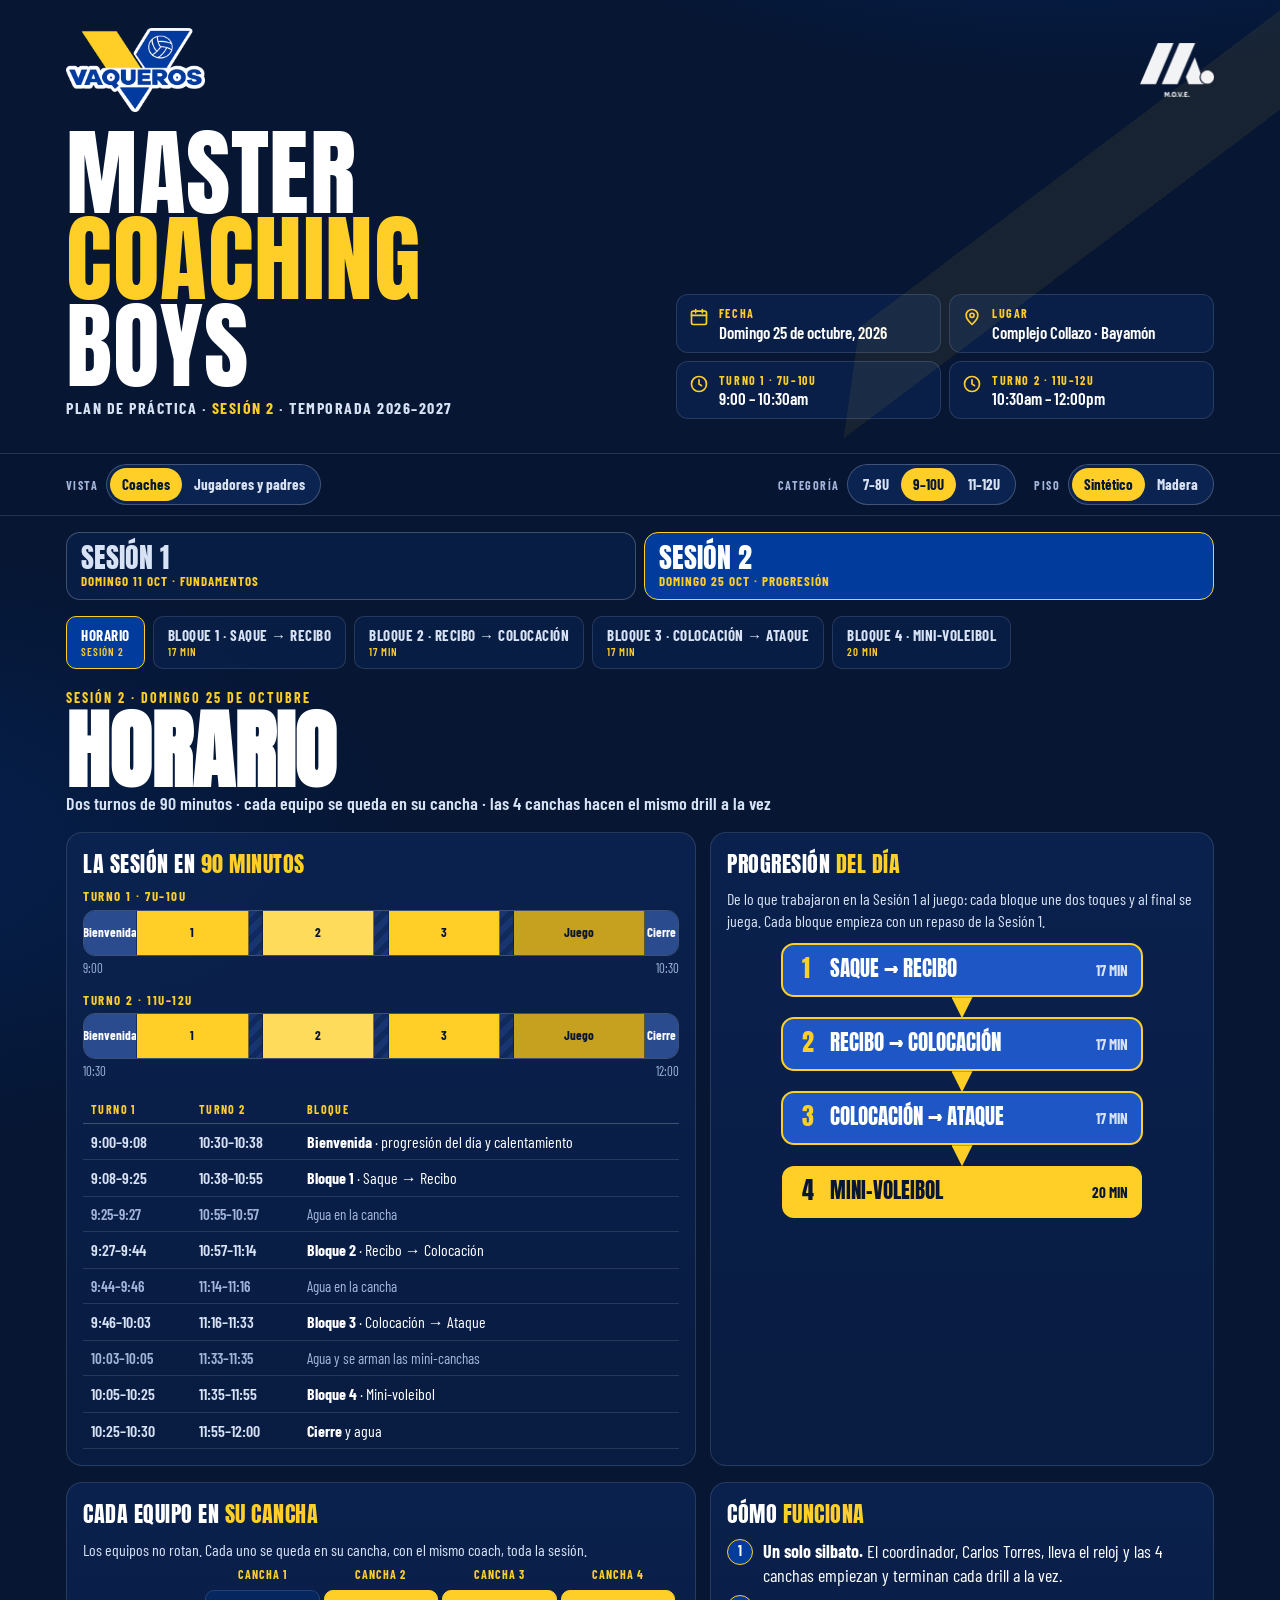
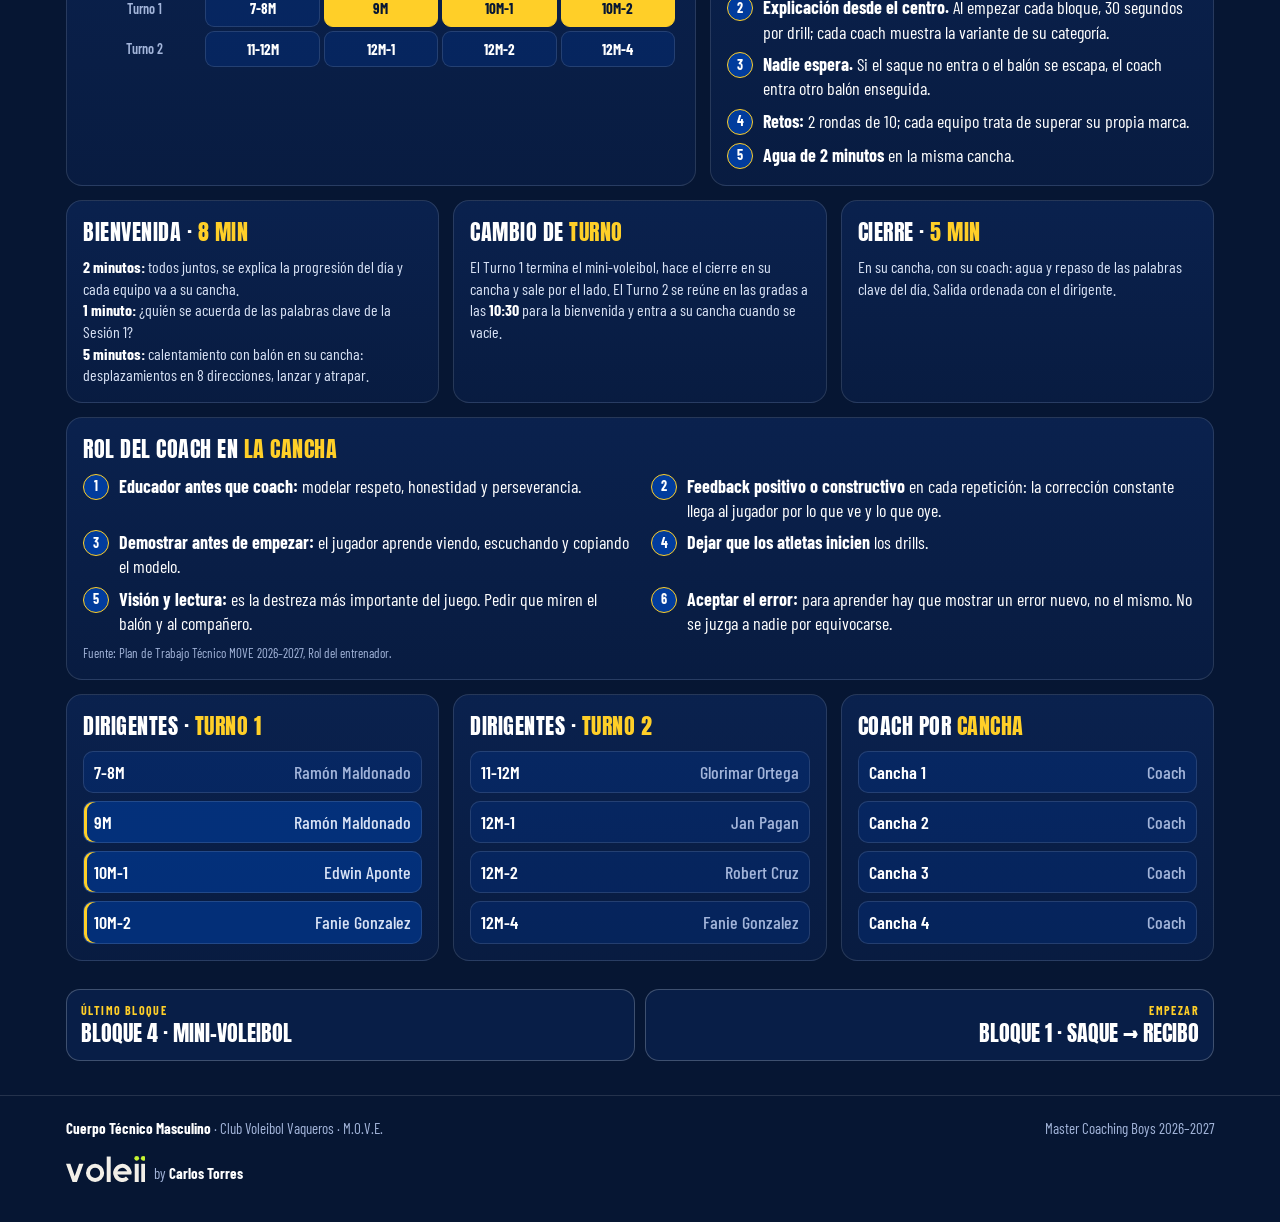
<file: index.html>
<!doctype html>
<html lang="es">
<head>
<meta charset="utf-8">
<meta name="viewport" content="width=device-width, initial-scale=1">
<title>Master Coaching Boys · Plan de práctica</title>
<meta name="description" content="Plan de práctica Master Coaching Boys CVVB · Sesión 1 (11 de octubre) y Sesión 2 (25 de octubre de 2026) · Complejo Collazo, Bayamón">
<meta name="theme-color" content="#061633">
<meta property="og:title" content="Master Coaching Boys · Plan de práctica">
<meta property="og:description" content="Sesión 1: fundamentos por estaciones. Sesión 2: progresión de saque y recibo a mini-voleibol. Horario y drills animados.">
<link rel="preconnect" href="https://fonts.googleapis.com">
<link rel="preconnect" href="https://fonts.gstatic.com" crossorigin>
<link href="https://fonts.googleapis.com/css2?family=Anton&family=Barlow+Condensed:wght@400;500;600;700&display=swap" rel="stylesheet">
<link rel="stylesheet" href="engine/voleii-drills.css">
<style>.dia canvas.action{display:block;width:100%;max-height:78vh;border-radius:10px}</style>
<style>
:root{
  --navy:#061633;
  --navy2:#0B2350;
  --navy3:#14336E;
  --blue:#013C9D;
  --gold:#FFCF28;
  --white:#FFFFFF;
  --muted:#A3B5DA;
  --soft:#D8E2F5;
  --line:rgba(255,255,255,.12);
  --line2:rgba(255,255,255,.22);
  --radius:16px;
}
*{box-sizing:border-box}
html{-webkit-text-size-adjust:100%}
body{
  margin:0;
  background:var(--navy);
  background-image:radial-gradient(1200px 600px at 85% -10%, rgba(1,60,157,.55), transparent 60%),
                   radial-gradient(900px 500px at -10% 30%, rgba(1,60,157,.25), transparent 60%);
  color:var(--white);
  font-family:"Barlow Condensed", "Arial Narrow", Arial, sans-serif;
  font-size:18px;
  line-height:1.35;
}
a{color:var(--gold)}
.wrap{max-width:1180px;margin:0 auto;padding:0 16px}

/* ---------- Encabezado ---------- */
.hero{position:relative;overflow:hidden;padding:22px 0 26px;border-bottom:1px solid var(--line)}
.hero:before{
  content:"";position:absolute;right:-160px;top:-80px;width:560px;height:560px;display:none;
  background:linear-gradient(135deg, rgba(255,207,40,0) 0 40%, rgba(255,207,40,.07) 40% 50%, rgba(255,255,255,0) 50%);
  transform:rotate(8deg);pointer-events:none
}
@media (min-width:820px){.hero:before{display:block}}
.logos{display:flex;align-items:center;justify-content:space-between;gap:16px}
.logos img.vaq{height:64px;width:auto;display:block}
.logos img.move{height:42px;width:auto;display:block;opacity:.95}
.hero-grid{display:grid;grid-template-columns:1fr;gap:18px;margin-top:14px}
h1{font-family:Anton, Impact, sans-serif;font-weight:400;text-transform:uppercase;line-height:.9;margin:0;font-size:58px;letter-spacing:.5px}
h1 .g{color:var(--gold)}
.season{display:inline-block;margin-top:8px;font-weight:700;letter-spacing:1.5px;text-transform:uppercase;color:var(--soft);font-size:16px}
.season b{color:var(--gold)}
.meta{display:grid;grid-template-columns:1fr 1fr;gap:8px;align-content:end}
.meta .m{display:flex;gap:10px;align-items:flex-start;background:rgba(11,35,80,.75);border:1px solid var(--line);border-radius:12px;padding:10px 12px}
.meta .m svg{flex:0 0 auto;margin-top:2px}
.meta .k{display:block;font-size:12px;letter-spacing:1.6px;text-transform:uppercase;color:var(--gold);font-weight:700}
.meta .v{display:block;font-weight:600;font-size:16px;line-height:1.2}
@media (min-width:820px){.meta .v{font-size:17px}}
@media (min-width:820px){
  .hero{padding:28px 0 34px}
  .logos img.vaq{height:84px}
  .logos img.move{height:54px}
  .hero-grid{grid-template-columns:1.1fr 1fr;align-items:end;margin-top:18px}
  h1{font-size:96px}
  .meta{grid-template-columns:1fr 1fr}
}

/* ---------- Barra fija ---------- */
.bar{position:sticky;top:0;z-index:20;background:rgba(6,22,51,.88);-webkit-backdrop-filter:blur(10px);backdrop-filter:blur(10px);border-bottom:1px solid var(--line)}
.bar .wrap{display:flex;flex-wrap:wrap;gap:8px 18px;align-items:center;justify-content:space-between;padding-top:10px;padding-bottom:10px}
.ctl{display:flex;align-items:center;gap:8px}
.ctl .lbl{font-size:12px;letter-spacing:1.4px;text-transform:uppercase;color:var(--muted);font-weight:700}
.seg{display:inline-flex;background:var(--navy2);border:1px solid var(--line2);border-radius:999px;padding:3px}
.seg button{font:inherit;font-weight:700;font-size:15px;color:var(--soft);background:transparent;border:0;border-radius:999px;padding:6px 12px;cursor:pointer;white-space:nowrap}
.seg button[aria-pressed="true"]{background:var(--gold);color:var(--navy)}
.seg button:focus-visible{outline:2px solid var(--gold);outline-offset:2px}
@media (max-width:600px){
  .bar .wrap{flex-wrap:nowrap;gap:8px;padding-top:8px;padding-bottom:8px}
  .ctl .lbl,.seg .long{display:none}
  .seg button{font-size:14px;padding:6px 9px}
}

/* ---------- Navegación de estaciones ---------- */
.nav{display:flex;gap:8px;overflow-x:auto;padding:16px 0 4px;scrollbar-width:none}
.nav::-webkit-scrollbar{display:none}
.nav span{flex:0 0 auto;font-weight:700;font-size:15px;letter-spacing:.5px;text-transform:uppercase;padding:8px 14px;border-radius:10px;border:1px solid var(--line);color:var(--muted);background:rgba(11,35,80,.5)}
.nav span.on{background:var(--blue);border-color:var(--gold);color:var(--white)}
.nav span.off{opacity:.55}
.nav span small{display:block;font-size:11px;letter-spacing:1px;color:var(--gold);font-weight:600}
.nav span.off small{color:var(--muted)}

/* ---------- Estación ---------- */
.station{padding:18px 0 8px}
.st-head{display:flex;flex-wrap:wrap;align-items:flex-end;justify-content:space-between;gap:12px}
.st-kicker{font-size:14px;letter-spacing:2px;text-transform:uppercase;color:var(--gold);font-weight:700}
.st-title{font-family:Anton, Impact, 'Arial Narrow', sans-serif;font-size:64px;line-height:.95;text-transform:uppercase;margin:2px 0 0;overflow-wrap:anywhere;max-width:100%}
.st-sub{color:var(--soft);font-weight:600;font-size:18px}
@media (min-width:820px){.st-title{font-size:86px}}

.card{background:linear-gradient(180deg, rgba(11,35,80,.92), rgba(9,29,66,.92));border:1px solid var(--line);border-radius:var(--radius);padding:16px}
.card h3{font-family:Anton, Impact, sans-serif;font-weight:400;text-transform:uppercase;letter-spacing:.5px;font-size:22px;margin:0 0 10px}
.card h3 .g{color:var(--gold)}
.grid2{display:grid;grid-template-columns:1fr;gap:14px;margin-top:16px}
@media (min-width:900px){.grid2{grid-template-columns:1.25fr 1fr}}

/* Barra de minutos */
.mins{display:flex;height:54px;border-radius:12px;overflow:hidden;border:1px solid var(--line2)}
.mins div{display:flex;flex-direction:column;justify-content:center;align-items:center;min-width:0;padding:0 2px;border-right:1px solid rgba(6,22,51,.6);text-align:center}
.mins div:last-child{border-right:0}
.mins b{font-size:15px;line-height:1;white-space:nowrap}
.mins i{font-style:normal;font-size:12px;opacity:.85;white-space:nowrap}
.mins .ex{background:#2A4C8F;color:var(--white)}
.mins .d1{background:#FFCF28;color:var(--navy)}
.mins .d2{background:#FFDB5C;color:var(--navy)}
.mins .d3{background:#FFCF28;color:var(--navy)}
.mins .d4{background:#FFDB5C;color:var(--navy)}
.mins .ag{background:repeating-linear-gradient(135deg, #18356F 0 6px, #102A5C 6px 12px);color:var(--soft)}
.mins-legend{display:flex;justify-content:space-between;color:var(--muted);font-size:14px;margin-top:6px}

/* Equipos */
.teams{display:grid;grid-template-columns:1fr 1fr;gap:12px}
.teams h4{margin:0 0 6px;font-size:13px;letter-spacing:1.5px;text-transform:uppercase;color:var(--gold)}
.teams ol{list-style:none;margin:0;padding:0}
.teams li{display:flex;justify-content:space-between;gap:8px;padding:6px 8px;border-radius:8px;font-weight:600}
.teams li span{color:var(--muted);font-weight:500}
.teams li.on{background:rgba(1,60,157,.6);box-shadow:inset 3px 0 0 var(--gold)}
.teams li.on span{color:var(--soft)}

/* Puntos clave */
.keys{list-style:none;margin:0;padding:0;display:grid;gap:8px}
.keys li{display:flex;gap:10px;align-items:flex-start}
.keys li .n{flex:0 0 26px;height:26px;border-radius:50%;background:var(--blue);border:1px solid var(--gold);display:flex;align-items:center;justify-content:center;font-weight:700;font-size:14px}
.src{margin-top:10px;font-size:13px;color:var(--muted)}
.bring{display:grid;grid-template-columns:1fr 1fr;gap:8px;list-style:none;margin:0;padding:0}
.bring li{background:rgba(1,60,157,.35);border:1px solid var(--line);border-radius:10px;padding:8px 10px;font-weight:600}

/* ---------- Drills ---------- */
.drill{margin-top:22px;scroll-margin-top:70px}
.d-head{display:flex;flex-wrap:wrap;align-items:center;gap:10px 12px;margin-bottom:12px}
.code{font-family:Anton, Impact, sans-serif;font-size:26px;line-height:1;background:var(--gold);color:var(--navy);border-radius:10px;padding:8px 10px 6px}
.d-name{font-family:Anton, Impact, sans-serif;font-size:34px;line-height:1;text-transform:uppercase;margin:0}
.chips{display:flex;flex-wrap:wrap;gap:6px}
.chip{font-size:14px;font-weight:700;letter-spacing:.4px;padding:4px 10px;border-radius:999px;border:1px solid var(--line2);color:var(--soft);background:rgba(1,60,157,.35)}
.chip.t{border-color:var(--gold);color:var(--gold)}
.d-grid{display:grid;grid-template-columns:1fr;gap:14px}
@media (min-width:900px){.d-grid{grid-template-columns:minmax(0,1.08fr) minmax(0,1fr);align-items:start}}

.dia{background:#071C42;border:1px solid var(--line);border-radius:var(--radius);overflow:hidden}
.dia .stage{padding:10px;display:flex;justify-content:center;background:radial-gradient(500px 300px at 50% 0%, rgba(1,60,157,.35), transparent 70%)}
.dia svg.main{display:block;width:100%;height:auto;max-height:78vh}
.dia .ctrls{display:flex;align-items:center;gap:8px;padding:10px 12px;border-top:1px solid var(--line);background:rgba(6,22,51,.6)}
.btn{font:inherit;font-weight:700;font-size:14px;display:inline-flex;align-items:center;gap:6px;color:var(--white);background:var(--navy3);border:1px solid var(--line2);border-radius:10px;padding:7px 10px;cursor:pointer;line-height:1}
.btn:hover{border-color:var(--gold)}
.btn:focus-visible{outline:2px solid var(--gold);outline-offset:2px}
.btn.play{background:var(--gold);color:var(--navy);border-color:var(--gold);min-width:44px;justify-content:center}
.dia input[type=range]{flex:1;min-width:60px;accent-color:#FFCF28}
.legend{display:flex;flex-wrap:wrap;gap:6px 14px;padding:10px 12px;border-top:1px solid var(--line);font-size:14px;color:var(--soft)}
.dia.real3d .legend{display:none}   /* en la vista 3D real los papeles se ven por la etiqueta y el uniforme */
.legend span{display:inline-flex;align-items:center;gap:6px}
.lg-dot{width:14px;height:14px;border-radius:50%;display:inline-block}
.lg-p{background:var(--gold);border:2px solid var(--navy)}
.lg-c{background:#fff;border:2px solid var(--navy)}
.lg-t{background:transparent;border:2px dashed var(--gold)}
.lg-l{width:22px;height:0;border-top:2px dashed var(--gold);display:inline-block}
.lg-pl{width:16px;height:5px;background:#fff;border-radius:2px;display:inline-block;box-shadow:0 0 0 1px var(--navy)}
.inset{border-top:1px solid var(--line);padding:8px 12px 12px;background:rgba(6,22,51,.45)}
.inset .k{font-size:12px;letter-spacing:1.4px;text-transform:uppercase;color:var(--gold);font-weight:700}
.inset svg{display:block;width:100%;height:auto;max-width:420px;margin:0 auto}

.info{display:grid;gap:12px}
.steps{list-style:none;margin:0;padding:0;display:grid;gap:6px}
.steps li{display:flex;gap:10px;padding:9px 10px;border-radius:12px;border:1px solid transparent;cursor:pointer;transition:background .2s, border-color .2s}
.steps li:hover{background:rgba(255,255,255,.04)}
.steps li .n{flex:0 0 28px;height:28px;border-radius:8px;background:var(--navy3);border:1px solid var(--line2);display:flex;align-items:center;justify-content:center;font-weight:700}
.steps li b{display:block;font-size:18px;line-height:1.15}
.steps li p{margin:2px 0 0;color:var(--soft);font-size:16px}
.steps li.on{background:rgba(1,60,157,.5);border-color:rgba(255,207,40,.75)}
.steps li.on .n{background:var(--gold);color:var(--navy);border-color:var(--gold)}
.cue{display:flex;align-items:center;gap:12px;background:var(--blue);border:1px solid var(--gold);border-radius:14px;padding:12px 14px}
.cue .k{font-size:12px;letter-spacing:1.6px;text-transform:uppercase;color:var(--gold);font-weight:700}
.cue .w{font-family:Anton, Impact, sans-serif;font-size:28px;line-height:1.05;text-transform:uppercase}
.box h5{margin:0 0 6px;font-size:13px;letter-spacing:1.5px;text-transform:uppercase;color:var(--gold)}
.box ul{margin:0;padding-left:18px;color:var(--soft)}
.box ul li{margin:3px 0}
.ages{display:grid;gap:6px}
.ages div{display:grid;grid-template-columns:62px 1fr;gap:8px;padding:7px 9px;border-radius:10px;border:1px solid var(--line);color:var(--soft);font-size:16px}
.ages div b{color:var(--white)}
.ages div.on{border-color:var(--gold);background:rgba(1,60,157,.5);color:var(--white)}
.ages div.on b{color:var(--gold)}
.org{color:var(--soft);font-size:16px;margin:0}
.org b{color:var(--white)}

body[data-view="players"] .coach-only{display:none !important}
body[data-view="coach"] .player-only{display:none !important}

footer{margin-top:34px;border-top:1px solid var(--line);padding:22px 0 40px;color:var(--muted);font-size:15px}
footer .wrap{display:flex;flex-wrap:wrap;justify-content:space-between;gap:10px}
footer b{color:var(--white)}
.sample{display:inline-block;margin-top:6px;font-size:13px;letter-spacing:1px;text-transform:uppercase;color:var(--gold);border:1px solid rgba(255,207,40,.5);border-radius:999px;padding:3px 10px}
@media (prefers-reduced-motion: reduce){ .steps li{transition:none} }

/* ---------- Páginas y navegación ---------- */
.page{display:none;padding-top:16px}
.page.on{display:block}
.nav a{flex:0 0 auto;font-weight:700;font-size:15px;letter-spacing:.5px;text-transform:uppercase;padding:8px 14px;border-radius:10px;border:1px solid var(--line);color:var(--soft);background:rgba(11,35,80,.6);text-decoration:none}
.nav a small{display:block;font-size:11px;letter-spacing:1px;color:var(--gold);font-weight:600}
.nav a:hover{border-color:var(--line2)}
.nav a.on{background:var(--blue);border-color:var(--gold);color:var(--white)}
.nav a:focus-visible{outline:2px solid var(--gold);outline-offset:2px}

/* ---------- Visibilidad por categoría ---------- */
[data-agev]{display:none}
body[data-age="7-8"] [data-agev~="7-8"],
body[data-age="9-10"] [data-agev~="9-10"],
body[data-age="11-12"] [data-agev~="11-12"]{display:revert}
.steps li[data-agev]{display:none}
body[data-age="9-10"] .steps li[data-agev~="9-10"]{display:flex}body[data-age="7-8"] .steps li[data-agev~="7-8"],body[data-age="11-12"] .steps li[data-agev~="11-12"]{display:flex}
.steps li.nophase{cursor:default}
.steps li.nophase:hover{background:none}
.cue{flex-wrap:wrap}
.cue > div + div{padding-left:14px;border-left:1px solid rgba(255,207,40,.55)}
@media (max-width:600px){ .cue > div + div{flex-basis:100%;padding-left:0;border-left:0;padding-top:10px;border-top:1px solid rgba(255,207,40,.55)} }
footer .credit{flex-basis:100%;display:flex;align-items:flex-end;gap:9px;margin-top:8px;line-height:1}
footer .credit svg{height:26px;width:auto;display:block}
footer .credit span{padding-bottom:1px}
.na{display:none;align-items:center;gap:12px;border:1px dashed var(--line2);border-radius:var(--radius);padding:14px 16px;color:var(--soft);background:rgba(11,35,80,.5)}
.na b{color:var(--gold)}
body[data-age="7-8"] .drill[data-ages]:not([data-ages~="7-8"]) .d-grid,
body[data-age="9-10"] .drill[data-ages]:not([data-ages~="9-10"]) .d-grid,
body[data-age="11-12"] .drill[data-ages]:not([data-ages~="11-12"]) .d-grid{display:none}
body[data-age="7-8"] .drill[data-ages]:not([data-ages~="7-8"]) .na,
body[data-age="9-10"] .drill[data-ages]:not([data-ages~="9-10"]) .na,
body[data-age="11-12"] .drill[data-ages]:not([data-ages~="11-12"]) .na{display:flex}
body[data-age="7-8"] .drill[data-ages]:not([data-ages~="7-8"]) .d-head,
body[data-age="9-10"] .drill[data-ages]:not([data-ages~="9-10"]) .d-head,
body[data-age="11-12"] .drill[data-ages]:not([data-ages~="11-12"]) .d-head{opacity:.5}

/* ---------- Vista lateral del ataque ---------- */
.inset svg.side{max-width:460px}

/* ---------- Horario ---------- */
.tl{display:flex;height:46px;border-radius:12px;overflow:hidden;border:1px solid var(--line2);margin-top:4px}
.tl div{display:flex;align-items:center;justify-content:center;min-width:0;font-weight:700;font-size:13px;white-space:nowrap;overflow:hidden;border-right:1px solid rgba(6,22,51,.55)}
.tl div:last-child{border-right:0}
.tl .wb{background:#2A4C8F}
.tl .st{background:var(--gold);color:var(--navy)}
.tl .st2{background:#FFDB5C;color:var(--navy)}
.tl .ag{background:repeating-linear-gradient(135deg, #18356F 0 6px, #102A5C 6px 12px)}
.tl .ci{background:#2A4C8F}
.tl-times{display:flex;justify-content:space-between;color:var(--muted);font-size:13px;margin-top:4px}
.tl-name{font-size:13px;letter-spacing:1.5px;text-transform:uppercase;color:var(--gold);font-weight:700;margin-top:14px}
.tl-name:first-of-type{margin-top:0}
table.sched{width:100%;border-collapse:separate;border-spacing:0;font-size:16px}
table.sched th{text-align:left;font-size:12px;letter-spacing:1.4px;text-transform:uppercase;color:var(--gold);font-weight:700;padding:6px 8px;border-bottom:1px solid var(--line2)}
table.sched td{padding:7px 8px;border-bottom:1px solid var(--line);vertical-align:top}
table.sched td.t{white-space:nowrap;color:var(--soft);font-weight:600}
table.sched td b{color:var(--white)}
table.sched tr.agua td{color:var(--muted);font-size:15px}
.rot{width:100%;border-collapse:separate;border-spacing:4px;table-layout:fixed}
.rot th{font-size:12px;letter-spacing:1px;text-transform:uppercase;color:var(--gold);font-weight:700;text-align:center;padding:4px 2px;line-height:1.15}
.rot th small{display:block;color:var(--soft);font-size:12px;letter-spacing:.5px}
.rot td{text-align:center;padding:9px 2px;border-radius:9px;background:rgba(1,60,157,.28);border:1px solid var(--line);font-weight:700;font-size:15px;line-height:1.1}
.rot td.time{background:transparent;border:0;color:var(--muted);font-weight:600;font-size:14px;width:52px}
.rot td.on{background:var(--gold);color:var(--navy);border-color:var(--gold)}
.rot-wrap{overflow-x:auto}
.cycle{display:block;width:100%;max-width:380px;height:auto;margin:6px auto 0}
.list2{list-style:none;margin:0;padding:0;display:grid;gap:8px}
.list2 li{display:flex;justify-content:space-between;gap:10px;padding:8px 10px;border-radius:10px;background:rgba(1,60,157,.28);border:1px solid var(--line);font-weight:600}
.list2 li span{color:var(--muted);font-weight:500;text-align:right}
.list2 li.on{background:rgba(1,60,157,.6);box-shadow:inset 3px 0 0 var(--gold)}
.list2 li.on span{color:var(--soft)}
.note{color:var(--soft);font-size:16px;margin:0}
.note b{color:var(--white)}
.grid3{display:grid;grid-template-columns:1fr;gap:14px;margin-top:14px}
@media (min-width:900px){.grid3{grid-template-columns:1fr 1fr 1fr}}

/* ---------- Siguiente estación ---------- */
.pager{display:flex;justify-content:space-between;gap:10px;margin-top:28px}
.pager a{flex:1;display:block;text-decoration:none;color:var(--white);border:1px solid var(--line2);border-radius:14px;padding:12px 14px;background:rgba(11,35,80,.7)}
.pager a:hover{border-color:var(--gold)}
.pager a small{display:block;font-size:12px;letter-spacing:1.4px;text-transform:uppercase;color:var(--gold);font-weight:700}
.pager a b{font-family:Anton, Impact, sans-serif;font-weight:400;font-size:22px;text-transform:uppercase}
.pager a.nx{text-align:right}

.card.role.mt{margin-top:14px}
@media (min-width:900px){.keys.two{grid-template-columns:1fr 1fr;column-gap:22px}}

.lg-h{width:18px;height:10px;display:inline-block;background:radial-gradient(circle at 25% 50%, #fff 0 4px, transparent 4.5px), radial-gradient(circle at 75% 50%, #fff 0 4px, transparent 4.5px)}
.lg-fd{width:9px;height:15px;border-radius:50%;background:#FFCF28;display:inline-block;box-shadow:0 0 0 1px #061633}
.lg-fi{width:9px;height:15px;border-radius:50%;background:#FFFFFF;display:inline-block;box-shadow:0 0 0 1px #061633}
.lg-co{background:#061633;border:2px solid #fff}
.lg-tb{background:#D8F04A;border:2px solid var(--navy);width:11px;height:11px}

/* ---------- Sesión 1 / Sesión 2 ---------- */
body[data-ses="1"] .s2-only{display:none !important}
body[data-ses="2"] .s1-only{display:none !important}
.ses{display:grid;grid-template-columns:1fr 1fr;gap:8px;padding-top:16px}
.ses a{display:block;text-decoration:none;color:var(--soft);border:1px solid var(--line2);border-radius:14px;padding:10px 14px;background:rgba(11,35,80,.6);font-family:Anton, Impact, sans-serif;font-size:24px;line-height:1.05;text-transform:uppercase}
.ses a small{display:block;font-family:"Barlow Condensed", "Arial Narrow", Arial, sans-serif;font-size:13px;letter-spacing:1px;color:var(--gold);font-weight:700;margin-top:3px}
.ses a:hover{border-color:var(--gold)}
.ses a.on{background:var(--blue);border-color:var(--gold);color:var(--white)}
.ses a:focus-visible{outline:2px solid var(--gold);outline-offset:2px}
@media (min-width:820px){.ses a{font-size:28px}}
.tl .mv{background:#C6A11F;color:var(--navy)}

/* ---------- Piso de la cancha (Sesión 2): en la barra fija, al lado de la categoría; en celular, en una segunda línea ---------- */
.bar .rgt{display:flex;align-items:center;gap:8px 18px}
.bar .bar2{display:none}
@media (max-width:600px){
  .bar .floorTop{display:none}
  .bar .bar2{display:flex;padding-top:0;padding-bottom:8px}
  .bar .bar2 .lbl{display:inline}
}
</style>
</head>
<body data-view="coach" data-age="9-10" data-ses="2">
<header class="hero">
  <div class="wrap">
    <div class="logos">
      <img class="vaq" src="[data-uri]" alt="Vaqueros">
      <img class="move" src="[data-uri]" alt="M.O.V.E.">
    </div>
    <div class="hero-grid">
      <div>
        <h1>Master<br><span class="g">Coaching</span><br>Boys</h1>
        <span class="season">Plan de práctica · <b><span class="s1-only">Sesión 1</span><span class="s2-only">Sesión 2</span></b> · Temporada 2026–2027</span>
      </div>
      <div class="meta"><div class="m"><svg width="20" height="20" viewBox="0 0 24 24" fill="none" stroke="#FFCF28" stroke-width="2" stroke-linecap="round" stroke-linejoin="round" aria-hidden="true"><rect x="3" y="5" width="18" height="16" rx="2"/><path d="M16 3v4M8 3v4M3 10h18"/></svg><div><span class="k">Fecha</span><span class="v"><span class="s1-only">Domingo 11 de octubre, 2026</span><span class="s2-only">Domingo 25 de octubre, 2026</span></span></div></div><div class="m"><svg width="20" height="20" viewBox="0 0 24 24" fill="none" stroke="#FFCF28" stroke-width="2" stroke-linecap="round" stroke-linejoin="round" aria-hidden="true"><path d="M12 21s-7-6.2-7-11a7 7 0 0 1 14 0c0 4.8-7 11-7 11z"/><circle cx="12" cy="10" r="2.5"/></svg><div><span class="k">Lugar</span><span class="v">Complejo Collazo · Bayamón</span></div></div><div class="m"><svg width="20" height="20" viewBox="0 0 24 24" fill="none" stroke="#FFCF28" stroke-width="2" stroke-linecap="round" stroke-linejoin="round" aria-hidden="true"><circle cx="12" cy="12" r="9"/><path d="M12 7v5l3 2"/></svg><div><span class="k">Turno 1 · 7U–10U</span><span class="v">9:00 – 10:30am</span></div></div><div class="m"><svg width="20" height="20" viewBox="0 0 24 24" fill="none" stroke="#FFCF28" stroke-width="2" stroke-linecap="round" stroke-linejoin="round" aria-hidden="true"><circle cx="12" cy="12" r="9"/><path d="M12 7v5l3 2"/></svg><div><span class="k">Turno 2 · 11U–12U</span><span class="v">10:30am – 12:00pm</span></div></div></div>
    </div>
  </div>
</header>
<div class="bar">
  <div class="wrap">
    <div class="ctl">
      <span class="lbl">Vista</span>
      <div class="seg" id="segView" role="group" aria-label="Vista">
        <button type="button" data-v="coach" aria-pressed="true">Coaches</button>
        <button type="button" data-v="players" aria-pressed="false">Jugadores<span class="long"> y padres</span></button>
      </div>
    </div>
    <div class="rgt">
      <div class="ctl">
        <span class="lbl">Categoría</span>
        <div class="seg" id="segAge" role="group" aria-label="Categoría">
          <button type="button" data-a="7-8" aria-pressed="false">7–8U</button>
          <button type="button" data-a="9-10" aria-pressed="true">9–10U</button>
          <button type="button" data-a="11-12" aria-pressed="false">11–12U</button>
        </div>
      </div>
      <div class="ctl s2-only floorTop"><span class="lbl">Piso</span><div class="seg segFloor" role="group" aria-label="Piso de la cancha"><button type="button" data-f="sintetico" aria-pressed="true">Sintético</button><button type="button" data-f="madera" aria-pressed="false">Madera</button></div></div>
    </div>
  </div>
  <div class="wrap bar2 s2-only"><div class="ctl"><span class="lbl">Piso</span><div class="seg segFloor" role="group" aria-label="Piso de la cancha"><button type="button" data-f="sintetico" aria-pressed="true">Sintético</button><button type="button" data-f="madera" aria-pressed="false">Madera</button></div></div></div>
</div>
<main class="wrap">
  <div class="ses" role="group" aria-label="Sesión"><a href="#horario" data-s="1">Sesión 1<small>Domingo 11 oct · Fundamentos</small></a><a href="#s2-horario" data-s="2">Sesión 2<small>Domingo 25 oct · Progresión</small></a></div>
  <nav class="nav s2-only" aria-label="Secciones de la Sesión 2"><a href="#s2-horario">Horario<small>Sesión 2</small></a><a href="#s2-bloque1">Bloque 1 · Saque → Recibo<small>17 min</small></a><a href="#s2-bloque2">Bloque 2 · Recibo → Colocación<small>17 min</small></a><a href="#s2-bloque3">Bloque 3 · Colocación → Ataque<small>17 min</small></a><a href="#s2-bloque4">Bloque 4 · Mini-voleibol<small>20 min</small></a></nav>
  <nav class="nav s1-only" aria-label="Secciones de la Sesión 1"><a href="#horario">Horario<small>Sesión 1</small></a><a href="#antebrazos">Cancha 1 · Toque de antebrazos<small>17 min</small></a><a href="#voleo">Cancha 2 · Voleo<small>17 min</small></a><a href="#ataque">Cancha 3 · Ataque<small>17 min</small></a><a href="#saque">Cancha 4 · Saque<small>17 min</small></a></nav>
  
  <section class="page" id="p-horario">
    <div class="st-head">
      <div>
        <div class="st-kicker">Sesión 1 · Domingo 11 de octubre</div>
        <h2 class="st-title">Horario</h2>
        <div class="st-sub">Dos turnos de 90 minutos · 4 estaciones de fundamentos · los equipos rotan con su dirigente</div>
      </div>
    </div>
    <div class="grid2">
      <div class="card">
        <h3>La sesión en <span class="g">90 minutos</span></h3>
        <div class="tl-name">Turno 1 · 7U–10U</div><div class="tl" role="img" aria-label="Bienvenida 8 minutos, 4 estaciones de 17 minutos con 3 minutos de agua entre cada una, cierre 5 minutos"><div class="wb" style="flex:8" title="Bienvenida">Bienvenida</div><div class="st" style="flex:17" title="Cancha 1">Cancha 1</div><div class="ag" style="flex:3" title="Agua"></div><div class="st2" style="flex:17" title="Cancha 2">Cancha 2</div><div class="ag" style="flex:3" title="Agua"></div><div class="st" style="flex:17" title="Cancha 3">Cancha 3</div><div class="ag" style="flex:3" title="Agua"></div><div class="st2" style="flex:17" title="Cancha 4">Cancha 4</div><div class="ci" style="flex:5" title="Cierre">Cierre</div></div><div class="tl-times"><span>9:00</span><span>10:30</span></div>
        <div class="tl-name">Turno 2 · 11U–12U</div><div class="tl" role="img" aria-label="Bienvenida 8 minutos, 4 estaciones de 17 minutos con 3 minutos de agua entre cada una, cierre 5 minutos"><div class="wb" style="flex:8" title="Bienvenida">Bienvenida</div><div class="st" style="flex:17" title="Cancha 1">Cancha 1</div><div class="ag" style="flex:3" title="Agua"></div><div class="st2" style="flex:17" title="Cancha 2">Cancha 2</div><div class="ag" style="flex:3" title="Agua"></div><div class="st" style="flex:17" title="Cancha 3">Cancha 3</div><div class="ag" style="flex:3" title="Agua"></div><div class="st2" style="flex:17" title="Cancha 4">Cancha 4</div><div class="ci" style="flex:5" title="Cierre">Cierre</div></div><div class="tl-times"><span>10:30</span><span>12:00</span></div>
        <table class="sched" style="margin-top:14px"><tr><th>Turno 1</th><th>Turno 2</th><th>Bloque</th></tr><tr><td class="t">9:00–9:08</td><td class="t">10:30–10:38</td><td><b>Bienvenida</b> · explicación de la rotación y calentamiento</td></tr><tr><td class="t">9:08–9:25</td><td class="t">10:38–10:55</td><td><b>Estación 1</b></td></tr><tr class="agua"><td class="t">9:25–9:28</td><td class="t">10:55–10:58</td><td>Agua y rotación</td></tr><tr><td class="t">9:28–9:45</td><td class="t">10:58–11:15</td><td><b>Estación 2</b></td></tr><tr class="agua"><td class="t">9:45–9:48</td><td class="t">11:15–11:18</td><td>Agua y rotación</td></tr><tr><td class="t">9:48–10:05</td><td class="t">11:18–11:35</td><td><b>Estación 3</b></td></tr><tr class="agua"><td class="t">10:05–10:08</td><td class="t">11:35–11:38</td><td>Agua y rotación</td></tr><tr><td class="t">10:08–10:25</td><td class="t">11:38–11:55</td><td><b>Estación 4</b></td></tr><tr><td class="t">10:25–10:30</td><td class="t">11:55–12:00</td><td><b>Cierre</b> y agua</td></tr></table>
      </div>
      <div class="card">
        <h3>Rotación de <span class="g">canchas</span></h3>
        <p class="note">Cada cancha trabaja un fundamento con un coach fijo. Los equipos rotan <b>1 → 2 → 3 → 4</b> y toman agua en cada cambio.</p>
        <svg class="cycle" viewBox="0 0 380 250" role="img" aria-label="Rotación: Cancha 1 Toque de antebrazos, Cancha 2 Voleo, Cancha 3 Ataque, Cancha 4 Saque y vuelve a la 1">
  <defs><marker id="cyc" viewBox="0 0 10 10" refX="8" refY="5" markerWidth="7" markerHeight="7" orient="auto-start-reverse"><path d="M0,0 L10,5 L0,10 z" fill="#FFCF28"/></marker></defs>
  <g font-family="Barlow Condensed, Arial Narrow, sans-serif" text-anchor="middle">
    <rect x="10" y="10" width="150" height="88" rx="14" fill="#1E56C6" stroke="#FFCF28" stroke-width="2"/>
    <text x="85" y="46" fill="#FFCF28" font-size="15" font-weight="700" letter-spacing="1.5">CANCHA 1</text><text x="85" y="68" fill="#FFFFFF" font-family="Anton, Impact, sans-serif" font-size="19">TOQUE DE</text><text x="85" y="89" fill="#FFFFFF" font-family="Anton, Impact, sans-serif" font-size="19">ANTEBRAZOS</text>
    <rect x="220" y="10" width="150" height="88" rx="14" fill="#1E56C6" stroke="#FFCF28" stroke-width="2"/>
    <text x="295" y="46" fill="#FFCF28" font-size="15" font-weight="700" letter-spacing="1.5">CANCHA 2</text><text x="295" y="78" fill="#FFFFFF" font-family="Anton, Impact, sans-serif" font-size="26">VOLEO</text>
    <rect x="220" y="152" width="150" height="88" rx="14" fill="#1E56C6" stroke="#FFCF28" stroke-width="2"/>
    <text x="295" y="188" fill="#FFCF28" font-size="15" font-weight="700" letter-spacing="1.5">CANCHA 3</text><text x="295" y="220" fill="#FFFFFF" font-family="Anton, Impact, sans-serif" font-size="26">ATAQUE</text>
    <rect x="10" y="152" width="150" height="88" rx="14" fill="#1E56C6" stroke="#FFCF28" stroke-width="2"/>
    <text x="85" y="188" fill="#FFCF28" font-size="15" font-weight="700" letter-spacing="1.5">CANCHA 4</text><text x="85" y="220" fill="#FFFFFF" font-family="Anton, Impact, sans-serif" font-size="26">SAQUE</text>
  </g>
  <g fill="none" stroke="#FFCF28" stroke-width="3" marker-end="url(#cyc)">
    <path d="M166 54 L212 54"/><path d="M295 104 L295 144"/><path d="M214 196 L168 196"/><path d="M85 146 L85 106"/>
  </g>
  <text x="190" y="131" text-anchor="middle" fill="#A3B5DA" font-family="Barlow Condensed, Arial Narrow, sans-serif" font-size="14" font-weight="700" letter-spacing="1">AGUA EN CADA CAMBIO</text>
</svg>
      </div>
    </div>
    <div class="grid2">
      <div class="card">
        <h3>Turno 1 · <span class="g">quién va dónde</span></h3>
        <div class="rot-wrap"><table class="rot"><tr><th></th><th>Cancha 1<small>Toque de antebrazos</small></th><th>Cancha 2<small>Voleo</small></th><th>Cancha 3<small>Ataque</small></th><th>Cancha 4<small>Saque</small></th></tr><tr><td class="time">9:08</td><td data-age="7-8">7-8M</td><td data-age="9-10">9M</td><td data-age="9-10">10M-1</td><td data-age="9-10">10M-2</td></tr><tr><td class="time">9:28</td><td data-age="9-10">10M-2</td><td data-age="7-8">7-8M</td><td data-age="9-10">9M</td><td data-age="9-10">10M-1</td></tr><tr><td class="time">9:48</td><td data-age="9-10">10M-1</td><td data-age="9-10">10M-2</td><td data-age="7-8">7-8M</td><td data-age="9-10">9M</td></tr><tr><td class="time">10:08</td><td data-age="9-10">9M</td><td data-age="9-10">10M-1</td><td data-age="9-10">10M-2</td><td data-age="7-8">7-8M</td></tr></table></div>
      </div>
      <div class="card">
        <h3>Turno 2 · <span class="g">quién va dónde</span></h3>
        <div class="rot-wrap"><table class="rot"><tr><th></th><th>Cancha 1<small>Toque de antebrazos</small></th><th>Cancha 2<small>Voleo</small></th><th>Cancha 3<small>Ataque</small></th><th>Cancha 4<small>Saque</small></th></tr><tr><td class="time">10:38</td><td data-age="11-12">11-12M</td><td data-age="11-12">12M-1</td><td data-age="11-12">12M-2</td><td data-age="11-12">12M-4</td></tr><tr><td class="time">10:58</td><td data-age="11-12">12M-4</td><td data-age="11-12">11-12M</td><td data-age="11-12">12M-1</td><td data-age="11-12">12M-2</td></tr><tr><td class="time">11:18</td><td data-age="11-12">12M-2</td><td data-age="11-12">12M-4</td><td data-age="11-12">11-12M</td><td data-age="11-12">12M-1</td></tr><tr><td class="time">11:38</td><td data-age="11-12">12M-1</td><td data-age="11-12">12M-2</td><td data-age="11-12">12M-4</td><td data-age="11-12">11-12M</td></tr></table></div>
      </div>
    </div>
    <div class="grid3">
      <div class="card">
        <h3>Bienvenida · <span class="g">8 min</span></h3>
        <p class="note"><b>2 minutos:</b> todos juntos, se explica la rotación y cada equipo va a su primera cancha.<br><b>6 minutos:</b> calentamiento con balón: desplazamientos en 8 direcciones, lanzar y atrapar.</p>
      </div>
      <div class="card">
        <h3>Cambio de <span class="g">turno</span></h3>
        <p class="note">El Turno 1 hace el cierre en la cancha donde terminó y sale por el lado. El Turno 2 se reúne en las gradas a las <b>10:30</b> para la bienvenida y calienta en cancha cuando se vacíe.</p>
      </div>
      <div class="card">
        <h3>Cierre · <span class="g">5 min</span></h3>
        <p class="note">Agua y repaso de las palabras clave de las 4 estaciones. Salida ordenada con el dirigente.</p>
      </div>
    </div>
    <div class="card coach-only role mt"><h3>Rol del coach en <span class="g">la estación</span></h3><ol class="keys two"><li><span class="n">1</span><span><b>Educador antes que coach:</b> modelar respeto, honestidad y perseverancia.</span></li><li><span class="n">2</span><span><b>Feedback positivo o constructivo</b> en cada repetición: la corrección constante llega al jugador por lo que ve y lo que oye.</span></li><li><span class="n">3</span><span><b>Demostrar antes de empezar:</b> el jugador aprende viendo, escuchando y copiando el modelo.</span></li><li><span class="n">4</span><span><b>Dejar que los atletas inicien</b> los drills.</span></li><li><span class="n">5</span><span><b>Visión y lectura:</b> es la destreza más importante del juego. Pedir que miren el balón y al compañero.</span></li><li><span class="n">6</span><span><b>Aceptar el error:</b> para aprender hay que mostrar un error nuevo, no el mismo. No se juzga a nadie por equivocarse.</span></li></ol><div class="src">Fuente: Plan de Trabajo Técnico MOVE 2026–2027, Rol del entrenador.</div></div>
    <div class="grid3">
      <div class="card">
        <h3>Dirigentes · <span class="g">Turno 1</span></h3>
        <ul class="list2"><li data-age="7-8">7-8M <span>Ramón Maldonado</span></li><li data-age="9-10">9M <span>Ramón Maldonado</span></li><li data-age="9-10">10M-1 <span>Edwin Aponte</span></li><li data-age="9-10">10M-2 <span>Fanie Gonzalez</span></li></ul>
      </div>
      <div class="card">
        <h3>Dirigentes · <span class="g">Turno 2</span></h3>
        <ul class="list2"><li data-age="11-12">11-12M <span>Glorimar Ortega</span></li><li data-age="11-12">12M-1 <span>Jan Pagan</span></li><li data-age="11-12">12M-2 <span>Robert Cruz</span></li><li data-age="11-12">12M-4 <span>Fanie Gonzalez</span></li></ul>
      </div>
      <div class="card coach-only">
        <h3>Coach por <span class="g">cancha</span></h3>
        <ul class="list2"><li>Cancha 1 · Toque de antebrazos <span>Coach</span></li><li>Cancha 2 · Voleo <span>Coach</span></li><li>Cancha 3 · Ataque <span>Coach</span></li><li>Cancha 4 · Saque <span>Coach</span></li></ul>
      </div>
      <div class="card player-only">
        <h3>Qué <span class="g">traer</span></h3>
        <ul class="bring"><li>Ropa de práctica</li><li>Tenis de cancha</li><li>Rodilleras</li><li>Botella de agua</li></ul>
        <div class="src">Llega puntual a tu turno: Turno 1 a las 9:00 y Turno 2 a las 10:30.</div>
      </div>
    </div>
    <div class="pager"><a href="#saque"><small>Última estación</small><b>Cancha 4 · Saque</b></a><a class="nx" href="#antebrazos"><small>Empezar</small><b>Cancha 1 · Toque de antebrazos</b></a></div>
  </section>
  
  <section class="page station" id="p-antebrazos">
    <div class="st-head">
      <div>
        <div class="st-kicker">Cancha 1 · Estación de fundamentos</div>
        <h2 class="st-title">Toque de antebrazos</h2>
        <div class="st-sub">17 minutos: 2 de explicación y 15 de trabajo · Coach fijo en la cancha</div>
      </div>
    </div>
    <div class="grid2">
      <div class="card">
        <h3>Cómo se usan los <span class="g">17 minutos</span></h3>
        <div><div class="mins" role="img" aria-label="Explica 2 minutos, B1 3 minutos, B2 3 minutos, B3 4 minutos, B4 5 minutos, Agua 3 minutos"><div class="ex" style="flex:2"><b>2'</b><i>Explica</i></div><div class="d1" style="flex:3"><b>B1</b><i>3'</i></div><div class="d2" style="flex:3"><b>B2</b><i>3'</i></div><div class="d3" style="flex:4"><b>B3</b><i>4'</i></div><div class="d4" style="flex:5"><b>B4</b><i>5'</i></div><div class="ag" style="flex:3"><b>Agua</b><i>3'</i></div></div><div class="mins-legend"><span>Entra el equipo</span><span>Rota a Cancha 2 · Voleo</span></div></div>
      </div>
      <div class="card">
        <h3>Equipos en <span class="g">esta cancha</span></h3>
        <div class="teams">
          <div><h4>Turno 1</h4><ol><li data-age="7-8">7-8M <span>9:08</span></li><li data-age="9-10">10M-2 <span>9:28</span></li><li data-age="9-10">10M-1 <span>9:48</span></li><li data-age="9-10">9M <span>10:08</span></li></ol></div>
          <div><h4>Turno 2</h4><ol><li data-age="11-12">11-12M <span>10:38</span></li><li data-age="11-12">12M-4 <span>10:58</span></li><li data-age="11-12">12M-2 <span>11:18</span></li><li data-age="11-12">12M-1 <span>11:38</span></li></ol></div>
        </div>
      </div>
    </div>
    <div class="grid2">
      <div class="card coach-only">
        <h3>Lenguaje común · <span class="g">Toque de antebrazos</span></h3>
        <ol class="keys"><li><span class="n">1</span><span><b>Preparación y postura</b> antes de que salga el balón.</span></li><li><span class="n">2</span><span><b>Detrás del balón</b> como primera opción. Si no llega, al lado izquierdo; como última opción, al lado derecho.</span></li><li><span class="n">3</span><span><b>Pausa en el movimiento</b> después de cada contacto.</span></li><li><span class="n">4</span><span><b>Dirección al target</b> según la categoría.</span></li><li><span class="n">5</span><span><b>Cara al balón:</b> pie izquierdo ligeramente atrás si viene de 1 o 6; pie derecho atrás si viene de 5.</span></li></ol>
        <div class="src">Fuente: Plan de Trabajo Técnico MOVE 2026–2027, etapas 7–8U, 9–11U y 12U.</div>
      </div>
      <div class="card coach-only">
        <h3>Material y <span class="g">organización</span></h3>
        <p class="org"><b>B1 a B3:</b> en parejas, 1 balón por pareja, repartidas por toda la cancha.<br><b>B3:</b> 1 aro por pareja.<br><b>B4:</b> 3 filas que lanzan desde 1, 6 y 5 y 3 filas que reciben en 5, 6 y 1. Un cono o aro marca el target.<br><b>Cambio de drill:</b> 30 segundos para explicar el siguiente.</p>
      </div>
      <div class="card player-only">
        <h3>Lo que vamos a <span class="g">buscar</span></h3>
        <ol class="keys"><li><span class="n">1</span><span>Estar listo antes de que salga el balón.</span></li><li><span class="n">2</span><span>Moverte para llegar detrás del balón.</span></li><li><span class="n">3</span><span>Después de tocar el balón, quedarte quieto un instante.</span></li><li><span class="n">4</span><span>Mandar el balón al target.</span></li></ol>
      </div>
    </div>
    <div class="card coach-only role mt"><h3>Rol del coach en <span class="g">la estación</span></h3><ol class="keys two"><li><span class="n">1</span><span><b>Educador antes que coach:</b> modelar respeto, honestidad y perseverancia.</span></li><li><span class="n">2</span><span><b>Feedback positivo o constructivo</b> en cada repetición: la corrección constante llega al jugador por lo que ve y lo que oye.</span></li><li><span class="n">3</span><span><b>Demostrar antes de empezar:</b> el jugador aprende viendo, escuchando y copiando el modelo.</span></li><li><span class="n">4</span><span><b>Dejar que los atletas inicien</b> los drills.</span></li><li><span class="n">5</span><span><b>Visión y lectura:</b> es la destreza más importante del juego. Pedir que miren el balón y al compañero.</span></li><li><span class="n">6</span><span><b>Aceptar el error:</b> para aprender hay que mostrar un error nuevo, no el mismo. No se juzga a nadie por equivocarse.</span></li></ol><div class="src">Fuente: Plan de Trabajo Técnico MOVE 2026–2027, Rol del entrenador.</div></div>
    
    <article class="drill" id="b1">
      <div class="d-head">
        <span class="code">B1</span>
        <h3 class="d-name">Ocho direcciones</h3>
        <div class="chips"><span class="chip t">3 min</span><span class="chip">Parejas</span><span class="chip">1 balón por pareja</span></div>
      </div>
      
      <div class="d-grid">
        <div class="dia" data-scene="b1">
          <div class="stage"></div>
          
          <div class="ctrls"></div>
          <div class="legend"><span><i class="lg-dot lg-p"></i>Jugador que trabaja</span><span><i class="lg-dot lg-c"></i>Compañero</span><span><i class="lg-pl"></i>Plataforma</span><span><i class="lg-l"></i>Trayectoria del balón</span></div>
        </div>
        <div class="info">
          <p class="org player-only"><b>Qué haces:</b> tu compañero señala una dirección. Te mueves, llegas detrás del balón y se lo devuelves con toque de antebrazos. Luego cambian.</p>
          <ol class="steps"><li data-step="0"><span class="n">1</span><div><b>Señala</b><p>El compañero señala una de las 8 direcciones y la dice en voz alta.</p></div></li><li data-step="1"><span class="n">2</span><div><b>Llega</b><p>El jugador se desplaza y llega detrás del balón antes de que caiga.</p></div></li><li data-step="2"><span class="n">3</span><div><b>Toque y pausa</b><p>Devuelve el balón al compañero con toque de antebrazos y se queda quieto un instante.</p></div></li><li data-step="3"><span class="n">4</span><div><b>Regresa al centro</b><p>Si se movió hacia atrás, va con las piernas abiertas. Después de 6 a 8 balones, cambian de rol.</p></div></li></ol>
          <div class="cue"><div><div class="k">Palabra clave</div><div class="w">Llega y para</div></div></div>
          <div class="box coach-only"><h5>Corrige</h5><ul><li>Hace el toque corriendo porque llegó tarde: primero llega, después toca.</li><li>Balancea los brazos hacia arriba en vez de dejar la plataforma quieta.</li><li>Hacia atrás cruza los pies o se pone de espaldas al balón.</li></ul></div>
          <div class="box coach-only"><h5>Por categoría</h5><div class="ages"><div data-age="7-8"><b>7–8U</b><span>A 3 m, lanzamiento suave y alto. Si el balón se escapa, vale atrapar y empezar otra vez.</span></div><div data-age="9-10"><b>9–10U</b><span>A 4 m y las 8 direcciones. El balón debe volver a las manos del compañero.</span></div><div data-age="11-12"><b>11–12U</b><span>A 5 m. Si la pareja lo controla, el compañero envía con voleo en vez de lanzar.</span></div></div></div>
        </div>
      </div>
    </article>
    <article class="drill" id="b2">
      <div class="d-head">
        <span class="code">B2</span>
        <h3 class="d-name">Ángulo</h3>
        <div class="chips"><span class="chip t">3 min</span><span class="chip">Parejas</span><span class="chip">Uno de lado</span></div>
      </div>
      
      <div class="d-grid">
        <div class="dia" data-scene="b2">
          <div class="stage"></div>
          <div class="inset"><div class="k">Postura · vista desde atrás</div><svg class="front" viewBox="0 0 420 200" role="img" aria-label="Postura de rodilla para el drill Ángulo"></svg></div>
          <div class="ctrls"></div>
          <div class="legend"><span><i class="lg-dot lg-p"></i>Jugador de rodilla</span><span><i class="lg-dot lg-c"></i>Compañero</span><span><i class="lg-pl"></i>Plataforma en ángulo</span><span><i class="lg-l"></i>Trayectoria del balón</span></div>
        </div>
        <div class="info">
          <p class="org player-only"><b>Qué haces:</b> con una rodilla en el piso y la otra pierna doblada hacia el lado, recibes el balón que te lanzan a ese lado y lo devuelves con la plataforma inclinada.</p>
          <ol class="steps"><li data-step="0"><span class="n">1</span><div><b>Postura</b><p>Una rodilla en el piso y la otra pierna doblada a 90° hacia el lado del balón.</p></div></li><li data-step="1"><span class="n">2</span><div><b>Lanza al lado</b><p>El compañero lanza el balón al lado de la pierna que está arriba.</p></div></li><li data-step="2"><span class="n">3</span><div><b>Ángulo</b><p>Baja el hombro de ese lado y devuelve el balón con la plataforma inclinada hacia el compañero.</p></div></li><li data-step="3"><span class="n">4</span><div><b>Cambia de lado</b><p>Primero el lado izquierdo y después el derecho, el mismo orden de prioridad del plan.</p></div></li></ol>
          <div class="cue"><div><div class="k">Palabra clave</div><div class="w">Hombro abajo, plataforma al compañero</div></div></div>
          <div class="box coach-only"><h5>Corrige</h5><ul><li>Mueve los brazos para dirigir en vez de inclinar los hombros.</li><li>Dobla los codos y la plataforma se rompe.</li><li>Se sienta sobre el talón y pierde la postura con el pecho adelante.</li></ul></div>
          <div class="box coach-only"><h5>Por categoría</h5><div class="ages"><div data-age="7-8"><b>7–8U</b><span>A 2 m, el balón llega a la altura de la cintura y cerca del cuerpo.</span></div><div data-age="9-10"><b>9–10U</b><span>A 3 m, el balón un poco más lejos del cuerpo. 5 balones por lado.</span></div><div data-age="11-12"><b>11–12U</b><span>A 3 o 4 m con lanzamiento más tenso. Dirección con los hombros hasta las manos del compañero.</span></div></div></div>
        </div>
      </div>
    </article>
    <article class="drill" id="b3">
      <div class="d-head">
        <span class="code">B3</span>
        <h3 class="d-name">Al aro</h3>
        <div class="chips"><span class="chip t">4 min</span><span class="chip">Parejas</span><span class="chip">1 aro por pareja</span></div>
      </div>
      
      <div class="d-grid">
        <div class="dia" data-scene="b3">
          <div class="stage"></div>
          
          <div class="ctrls"></div>
          <div class="legend"><span><i class="lg-dot lg-p"></i>Jugador que trabaja</span><span><i class="lg-dot lg-c"></i>Compañero</span><span><i class="lg-dot lg-t"></i>Aro en el piso</span><span><i class="lg-l"></i>Trayectoria del balón</span></div>
        </div>
        <div class="info">
          <p class="org player-only"><b>Qué haces:</b> tu compañero te lanza el balón y tú lo devuelves con toque de antebrazos para que caiga dentro del aro. Cuenta cuántos entran.</p>
          <ol class="steps"><li data-step="0"><span class="n">1</span><div><b>Lanza</b><p>El compañero lanza suave y alto, de frente al jugador.</p></div></li><li data-step="1"><span class="n">2</span><div><b>Toque al aro</b><p>Hombros y plataforma apuntan al aro. Pausa en el movimiento hasta que el balón cae.</p></div></li><li data-step="2"><span class="n">3</span><div><b>Cuenta y repite</b><p>El compañero recoge el balón y repite. Reto: cuántos entran de 10.</p></div></li></ol>
          <div class="cue"><div><div class="k">Palabra clave</div><div class="w">Pausa al aro</div></div></div>
          <div class="box coach-only"><h5>Corrige</h5><ul><li>Termina con los brazos por encima de los hombros.</li><li>No hace la pausa: ya se está moviendo cuando el balón va en el aire.</li><li>Golpea con las manos o los puños en vez de los antebrazos.</li></ul></div>
          <div class="box coach-only"><h5>Por categoría</h5><div class="ages"><div data-age="7-8"><b>7–8U</b><span>A 3 m, el aro a un paso del compañero.</span></div><div data-age="9-10"><b>9–10U</b><span>A 4 m, el aro a dos pasos del compañero.</span></div><div data-age="11-12"><b>11–12U</b><span>A 5 m y balón más alto. Cada 3 aciertos, el aro se aleja un paso.</span></div></div></div>
        </div>
      </div>
    </article>
    <article class="drill" id="b4">
      <div class="d-head">
        <span class="code">B4</span>
        <h3 class="d-name">Recibo 1, 6 y 5</h3>
        <div class="chips"><span class="chip t">5 min</span><span class="chip">3 filas por lado</span><span class="chip">Cancha completa</span></div>
      </div>
      
      <div class="d-grid">
        <div class="dia" data-scene="b4">
          <div class="stage"></div>
          
          <div class="ctrls"></div>
          <div class="legend"><span><i class="lg-dot lg-p"></i>Receptor</span><span><i class="lg-dot lg-c"></i>Lanzador</span><span><i class="lg-dot lg-t"></i>Target</span><span><i class="lg-pl"></i>Plataforma</span><span><i class="lg-l"></i>Trayectoria</span></div>
        </div>
        <div class="info">
          <p class="org player-only"><b>Qué haces:</b> desde el fondo recibes el balón que viene del otro lado y lo mandas al target. Mira de dónde viene el balón para saber cómo ponerte.</p>
          <ol class="steps"><li data-step="0"><span class="n">1</span><div><b>Lee al lanzador</b><p>Desde que el compañero tiene el balón, el receptor ya lo está mirando.</p></div></li><li data-step="1"><span class="n">2</span><div><b>Cara al balón</b><p>Si recibe en el 5 (lado izquierdo), el pie izquierdo va un poco al frente. Si recibe en el 6 o en el 1, el pie derecho va un poco al frente.</p></div></li><li data-step="2"><span class="n">3</span><div><b>Plataforma al target</b><p>Recibe detrás del balón y lo manda al target. Pausa en el movimiento.</p></div></li><li data-step="3"><span class="n">4</span><div><b>Rota</b><p>Va al final de su fila y entra el siguiente.</p></div></li></ol>
          <div class="cue"><div><div class="k">Palabra clave</div><div class="w">Cara al balón, plataforma al target</div></div></div>
          <div class="box coach-only"><h5>Corrige</h5><ul><li>Se queda de frente a la malla sin mirar de dónde viene el balón.</li><li>Pies paralelos: en el 5 va el pie izquierdo un poco al frente; en el 6 y en el 1, el derecho.</li><li>Gira todo el cuerpo hacia el target en vez de inclinar la plataforma.</li><li>Recibe al lado derecho cuando podía llegar detrás del balón.</li></ul></div>
          <div class="box coach-only"><h5>Por categoría</h5><div class="ages"><div data-age="7-8"><b>7–8U</b><span>Target al centro, zona 3, cerca de la línea de 3 metros. Lanzan con dos manos por encima de la malla.</span></div><div data-age="9-10"><b>9–10U</b><span>Target al centro, despegado 2 o 3 pies de la malla. Leer y anticipar la trayectoria.</span></div><div data-age="11-12"><b>11–12U</b><span>Target del colocador entre 2 y 3, a 2 o 3 pies de la malla. Si el grupo lo controla, el balón sale de un saque controlado.</span></div></div></div>
        </div>
      </div>
    </article>
    <div class="pager"><a href="#horario"><small>Anterior</small><b>Horario</b></a><a class="nx" href="#voleo"><small>Siguiente</small><b>Cancha 2 · Voleo</b></a></div>
  </section>
  <section class="page station" id="p-voleo">
    <div class="st-head">
      <div>
        <div class="st-kicker">Cancha 2 · Estación de fundamentos</div>
        <h2 class="st-title">Voleo</h2>
        <div class="st-sub">17 minutos: 2 de explicación y 15 de trabajo · Coach fijo en la cancha</div>
      </div>
    </div>
    <div class="grid2">
      <div class="card">
        <h3>Cómo se usan los <span class="g">17 minutos</span></h3>
        <div data-agev="7-8"><div class="mins" role="img" aria-label="Explica 2 minutos, V1 5 minutos, V2 5 minutos, V4 5 minutos, Agua 3 minutos"><div class="ex" style="flex:2"><b>2'</b><i>Explica</i></div><div class="d1" style="flex:5"><b>V1</b><i>5'</i></div><div class="d2" style="flex:5"><b>V2</b><i>5'</i></div><div class="d3" style="flex:5"><b>V4</b><i>5'</i></div><div class="ag" style="flex:3"><b>Agua</b><i>3'</i></div></div><div class="mins-legend"><span>Entra el equipo</span><span>Rota a Cancha 3 · Ataque</span></div></div><div data-agev="9-10 11-12"><div class="mins" role="img" aria-label="Explica 2 minutos, V1 3 minutos, V2 4 minutos, V3 4 minutos, V4 4 minutos, Agua 3 minutos"><div class="ex" style="flex:2"><b>2'</b><i>Explica</i></div><div class="d1" style="flex:3"><b>V1</b><i>3'</i></div><div class="d2" style="flex:4"><b>V2</b><i>4'</i></div><div class="d3" style="flex:4"><b>V3</b><i>4'</i></div><div class="d4" style="flex:4"><b>V4</b><i>4'</i></div><div class="ag" style="flex:3"><b>Agua</b><i>3'</i></div></div><div class="mins-legend"><span>Entra el equipo</span><span>Rota a Cancha 3 · Ataque</span></div></div></div>
      </div>
      <div class="card">
        <h3>Equipos en <span class="g">esta cancha</span></h3>
        <div class="teams">
          <div><h4>Turno 1</h4><ol><li data-age="9-10">9M <span>9:08</span></li><li data-age="7-8">7-8M <span>9:28</span></li><li data-age="9-10">10M-2 <span>9:48</span></li><li data-age="9-10">10M-1 <span>10:08</span></li></ol></div>
          <div><h4>Turno 2</h4><ol><li data-age="11-12">12M-1 <span>10:38</span></li><li data-age="11-12">11-12M <span>10:58</span></li><li data-age="11-12">12M-4 <span>11:18</span></li><li data-age="11-12">12M-2 <span>11:38</span></li></ol></div>
        </div>
      </div>
    </div>
    <div class="grid2">
      <div class="card coach-only">
        <h3>Lenguaje común · <span class="g">Voleo</span></h3>
        <ol class="keys"><li><span class="n">1</span><span><b>Postura inicial</b> de frente al balón.</span></li><li><span class="n">2</span><span><b>Debajo del balón:</b> moverse para llegar antes del contacto.</span></li><li><span class="n">3</span><span><b>Hombros al target</b> antes de tocar.</span></li><li><span class="n">4</span><span><b>Manos al target</b> al terminar el toque.</span></li><li><span class="n">5</span><span><b>Pausa en el movimiento</b> después del toque.</span></li></ol>
        <div class="src">Fuente: Plan de Trabajo Técnico MOVE 2026–2027, conceptos básicos de colocación y etapas 7–8U y 9–11U.</div>
      </div>
      <div class="card coach-only">
        <h3>Material y <span class="g">organización</span></h3>
        <p class="org"><b>Tríos sin malla.</b> V1, V2 y V3: 2 lanzadores (L1 y L2) y 1 jugador que volea (J), con 2 balones por trío, uno por lanzador. V4: 2 en una fila frente a 1, con 1 balón.<br><b>Lanzamiento:</b> con las dos manos por abajo, alto y suave, a la frente del que volea. Si el lanzamiento es bueno, el drill funciona.<br><b>Rotación:</b> cada 8 balones cambia el que volea.<br><b>Espacio:</b> los tríos uno al lado del otro, con 2 m entre trío y trío, para que el que volea pueda moverse de lado y hacia atrás sin chocar.<br><b>Cambio de drill:</b> 30 segundos para explicar el siguiente.</p>
      </div>
      <div class="card player-only">
        <h3>Lo que vamos a <span class="g">buscar</span></h3>
        <ol class="keys"><li><span class="n">1</span><span>Manos arriba de la frente.</span></li><li><span class="n">2</span><span>Moverte para quedar debajo del balón.</span></li><li><span class="n">3</span><span>Que el balón salga alto.</span></li><li><span class="n">4</span><span>Quedarte quieto un instante después de tocar.</span></li></ol>
      </div>
    </div>
    <div class="card coach-only role mt"><h3>Rol del coach en <span class="g">la estación</span></h3><ol class="keys two"><li><span class="n">1</span><span><b>Educador antes que coach:</b> modelar respeto, honestidad y perseverancia.</span></li><li><span class="n">2</span><span><b>Feedback positivo o constructivo</b> en cada repetición: la corrección constante llega al jugador por lo que ve y lo que oye.</span></li><li><span class="n">3</span><span><b>Demostrar antes de empezar:</b> el jugador aprende viendo, escuchando y copiando el modelo.</span></li><li><span class="n">4</span><span><b>Dejar que los atletas inicien</b> los drills.</span></li><li><span class="n">5</span><span><b>Visión y lectura:</b> es la destreza más importante del juego. Pedir que miren el balón y al compañero.</span></li><li><span class="n">6</span><span><b>Aceptar el error:</b> para aprender hay que mostrar un error nuevo, no el mismo. No se juzga a nadie por equivocarse.</span></li></ol><div class="src">Fuente: Plan de Trabajo Técnico MOVE 2026–2027, Rol del entrenador.</div></div>
    
    <article class="drill" id="v1">
      <div class="d-head">
        <span class="code">V1</span>
        <h3 class="d-name">Lateral</h3>
        <div class="chips"><span class="chip t" data-agev="7-8">5 min</span><span class="chip t" data-agev="9-10 11-12">3 min</span><span class="chip">Tríos</span><span class="chip">2 balones por trío</span></div>
      </div>
      
      <div class="d-grid">
        <div class="dia" data-scene="v1">
          <div class="stage"></div>

          <div class="ctrls"></div>
          <div class="legend"><span><i class="lg-dot lg-p"></i>J · juega el voleo</span><span><i class="lg-dot lg-c"></i>L1 y L2 · lanzadores</span><span><i class="lg-h"></i>Manos (voleo)</span><span><i class="lg-l"></i>Trayectoria del balón</span></div>
        </div>
        <div class="info">
          <p class="org player-only"><b>Qué haces:</b> en tríos, dos compañeros lanzan y tú voleas. Voleas de frente al que lanza, te mueves de lado hasta quedar frente al otro y vuelves a volear.</p>
          <ol class="steps"><li data-step="0"><span class="n">1</span><div><b>Volea al frente</b><p>L1 lanza alto y suave. De frente a él, el jugador le devuelve el balón a las manos con un voleo.</p></div></li><li data-step="1"><span class="n">2</span><div><b>De lado</b><p>Pasos laterales, sin cruzar los pies, hasta quedar de frente a L2.</p></div></li><li data-step="2"><span class="n">3</span><div><b>Llega, para y volea</b><p>Para con los hombros hacia L2 antes de que llegue el balón y le volea. Regresa de lado hacia L1.</p></div></li></ol>
          <div class="cue"><div><div class="k">Palabra clave</div><div class="w">Hombros al target</div></div></div>
          <div class="box coach-only"><h5>Corrige</h5><ul><li>Cruza los pies o corre de frente en vez de moverse de lado.</li><li>Volea mientras todavía se está moviendo: tiene que llegar y parar antes del contacto.</li><li>Se queda con los hombros hacia el lanzador anterior y el balón sale torcido.</li></ul></div>
          <div class="box coach-only"><h5>Por categoría</h5><div class="ages"><div data-age="7-8"><b>7–8U</b><span>Lanzadores a 2.5 m del jugador y a 1.5 m uno del otro. Se vale atrapar el balón en posición de voleo y lanzarlo (voleo atrapado).</span></div><div data-age="9-10"><b>9–10U</b><span>Lanzadores a 3 m y a 2 m uno del otro. Reto: 10 voleos seguidos a las manos del lanzador.</span></div><div data-age="11-12"><b>11–12U</b><span>Lanzadores a 4 m y a 3 m uno del otro. El lanzador tira apenas el jugador llega, para que se mueva más rápido.</span></div></div></div>
        </div>
      </div>
    </article>
    <article class="drill" id="v2">
      <div class="d-head">
        <span class="code">V2</span>
        <h3 class="d-name">Diagonal atrás</h3>
        <div class="chips"><span class="chip t" data-agev="7-8">5 min</span><span class="chip t" data-agev="9-10 11-12">4 min</span><span class="chip">Tríos</span><span class="chip">2 balones por trío</span></div>
      </div>
      
      <div class="d-grid">
        <div class="dia" data-scene="v2">
          <div class="stage"></div>

          <div class="ctrls"></div>
          <div class="legend"><span><i class="lg-dot lg-p"></i>J · juega el voleo</span><span><i class="lg-dot lg-c"></i>L1 y L2 · lanzadores</span><span><i class="lg-h"></i>Manos (voleo)</span><span><i class="lg-l"></i>Trayectoria del balón</span></div>
        </div>
        <div class="info">
          <p class="org player-only"><b>Qué haces:</b> L1 lanza de frente y L2, que está a un lado, lanza detrás de ti en diagonal. Le voleas a L1, te mueves hacia atrás en diagonal y le voleas a L2.</p>
          <ol class="steps"><li data-step="0"><span class="n">1</span><div><b>Volea al frente</b><p>L1 lanza y el jugador le volea de frente.</p></div></li><li data-step="1"><span class="n">2</span><div><b>Atrás en diagonal</b><p>L2 lanza detrás del jugador, en diagonal. El primer paso va hacia atrás con el pie de ese lado, mirando el balón, hasta quedar debajo.</p></div></li><li data-step="2"><span class="n">3</span><div><b>Volea a L2</b><p>Para, hombros hacia L2 y volea. Regresa al centro.</p></div></li><li data-step="3"><span class="n">4</span><div><b>Cambia de lado</b><p>Cada 4 balones, L2 se pasa al otro lado para que el desplazamiento sea hacia los dos lados.</p></div></li></ol>
          <div class="cue"><div><div class="k">Palabra clave</div><div class="w">Debajo del balón</div></div></div>
          <div class="box coach-only"><h5>Corrige</h5><ul><li>Camina de espaldas o se vira y corre en vez de abrir el pie hacia el balón.</li><li>Se queda corto y volea con el balón detrás de la cabeza.</li><li>Volea echándose para atrás: tiene que llegar antes y volear con el peso hacia el frente.</li></ul></div>
          <div class="box coach-only"><h5>Por categoría</h5><div class="ages"><div data-age="7-8"><b>7–8U</b><span>Lanzamiento corto, a un paso del jugador. Se vale el voleo atrapado.</span></div><div data-age="9-10"><b>9–10U</b><span>A dos pasos en diagonal. Reto: 8 seguidos sin atrapar.</span></div><div data-age="11-12"><b>11–12U</b><span>Lanzamiento más lejos y más rápido. Volea y regresa al centro antes del próximo lanzamiento.</span></div></div></div>
        </div>
      </div>
    </article>
    <article class="drill" id="v3" data-ages="9-10 11-12">
      <div class="d-head">
        <span class="code">V3</span>
        <h3 class="d-name">Corto y largo</h3>
        <div class="chips"><span class="chip t" data-agev="9-10 11-12">4 min</span><span class="chip">Tríos</span><span class="chip">2 balones por trío</span></div>
      </div>
      <div class="na"><span><b>7–8U no hace V3.</b> Ese tiempo se usa en V1, V2 y V4.</span></div>
      <div class="d-grid">
        <div class="dia" data-scene="v3">
          <div class="stage"></div>

          <div class="ctrls"></div>
          <div class="legend"><span><i class="lg-dot lg-p"></i>J · juega el voleo</span><span><i class="lg-dot lg-c"></i>L1 y L2 · lanzadores</span><span><i class="lg-h"></i>Manos (voleo)</span><span><i class="lg-l"></i>Trayectoria del balón</span></div>
        </div>
        <div class="info">
          <p class="org player-only"><b>Qué haces:</b> L1 lanza desde cerca y L2 desde lejos. Te mueves un poco hacia atrás y le voleas corto a L1; después te mueves más atrás y le voleas largo a L2.</p>
          <ol class="steps"><li data-step="0"><span class="n">1</span><div><b>Atrás y corto</b><p>L1, que está cerca, lanza. El jugador da un paso atrás, se pone debajo del balón y le volea corto a las manos.</p></div></li><li data-step="1"><span class="n">2</span><div><b>Más atrás y largo</b><p>L2, que está lejos, lanza más profundo. El jugador se mueve más atrás y volea largo, empujando con las piernas.</p></div></li><li data-step="2"><span class="n">3</span><div><b>Regresa</b><p>Vuelve al punto de inicio, de frente a los lanzadores.</p></div></li></ol>
          <div class="cue"><div><div class="k">Palabra clave</div><div class="w">Empuja con las piernas</div></div></div>
          <div class="box coach-only"><h5>Corrige</h5><ul><li>En el voleo largo tira solo con los brazos: la fuerza sale de las piernas.</li><li>En el voleo corto el balón sale muy fuerte y le pasa por encima a L1.</li><li>Se mueve hacia atrás sin mirar el balón.</li></ul></div>
          <div class="box coach-only"><h5>Por categoría</h5><div class="ages"><div data-age="9-10"><b>9–10U</b><span>Corto a 2 m y largo a 4 m.</span></div><div data-age="11-12"><b>11–12U</b><span>Corto a 3 m y largo a 5 o 6 m. El largo sale alto, por encima de la altura de la malla.</span></div></div></div>
        </div>
      </div>
    </article>
    <article class="drill" id="v4">
      <div class="d-head">
        <span class="code">V4</span>
        <h3 class="d-name">Autovoleo y sigue</h3>
        <div class="chips"><span class="chip t" data-agev="7-8">5 min</span><span class="chip t" data-agev="9-10 11-12">4 min</span><span class="chip">Tríos</span><span class="chip">1 balón por trío</span></div>
      </div>
      
      <div class="d-grid">
        <div class="dia" data-scene="v4">
          <div class="stage"></div>

          <div class="ctrls"></div>
          <div class="legend"><span><i class="lg-dot lg-p"></i>Jugadores del trío</span><span><i class="lg-h"></i>Manos (voleo)</span><span><i class="lg-l"></i>Trayectoria del balón</span></div>
        </div>
        <div class="info">
          <p class="org player-only"><b>Qué haces:</b> dos en una fila y uno solo enfrente. Te haces un autovoleo, le voleas al de enfrente y sales por la derecha a la otra fila. Si hace falta, se vale atrapar o hacer más de un autovoleo.</p>
          <ol class="steps"><li data-step="0"><span class="n">1</span><div><b>Autovoleo</b><p>Voleo hacia arriba para sí mismo, más o menos un metro sobre la cabeza.</p></div></li><li data-step="1"><span class="n">2</span><div><b>Volea al compañero</b><p>Debajo del balón y voleo al de la fila de enfrente.</p></div></li><li data-step="2"><span class="n">3</span><div><b>Sigue por la derecha</b><p>Sale por su derecha a la fila de enfrente, lejos del balón.</p></div></li><li data-step="3" data-agev="9-10 11-12"><span class="n">4</span><div><b>Autovoleo al lado</b><p>Progresión: el autovoleo va un poco a la derecha o a la izquierda, da un paso para quedar debajo y volea.</p></div></li><li data-step="4" data-agev="9-10 11-12"><span class="n">5</span><div><b>Voleo corrido</b><p>Al final, voleo directo al compañero, sin autovoleo.</p></div></li></ol>
          <div class="cue"><div><div class="k">Palabra clave</div><div class="w">Volea y sigue</div></div></div>
          <div class="box coach-only"><h5>Corrige</h5><ul><li>Sale por el medio o por la izquierda y se cruza con el balón.</li><li>En el autovoleo al lado volea sin moverse, con el balón fuera de la frente.</li><li>Autovoleo muy bajo: no le da tiempo a acomodarse debajo del balón.</li></ul></div>
          <div class="box coach-only"><h5>Por categoría</h5><div class="ages"><div data-age="7-8"><b>7–8U</b><span>A 3 m. Autovoleo arriba. Se vale atrapar en posición de voleo y lanzar al compañero.</span></div><div data-age="9-10"><b>9–10U</b><span>A 4 m. Autovoleo arriba y luego al lado con paso. Voleo corrido solo si lo controlan.</span></div><div data-age="11-12"><b>11–12U</b><span>A 4 o 5 m. Las tres partes. Reto: 15 voleos corridos seguidos.</span></div></div></div>
        </div>
      </div>
    </article>
    <div class="pager"><a href="#antebrazos"><small>Anterior</small><b>Cancha 1 · Toque de antebrazos</b></a><a class="nx" href="#ataque"><small>Siguiente</small><b>Cancha 3 · Ataque</b></a></div>
  </section>
  <section class="page station" id="p-ataque">
    <div class="st-head">
      <div>
        <div class="st-kicker">Cancha 3 · Estación de fundamentos</div>
        <h2 class="st-title">Ataque</h2>
        <div class="st-sub">17 minutos: 2 de explicación y 15 de trabajo · Coach fijo en la cancha</div>
      </div>
    </div>
    <div class="grid2">
      <div class="card">
        <h3>Cómo se usan los <span class="g">17 minutos</span></h3>
        <div data-agev="7-8"><div class="mins" role="img" aria-label="Explica 2 minutos, A0 15 minutos, Agua 3 minutos"><div class="ex" style="flex:2"><b>2'</b><i>Explica</i></div><div class="d1" style="flex:15"><b>A0</b><i>15'</i></div><div class="ag" style="flex:3"><b>Agua</b><i>3'</i></div></div><div class="mins-legend"><span>Entra el equipo</span><span>Rota a Cancha 4 · Saque</span></div></div><div data-agev="9-10"><div class="mins" role="img" aria-label="Explica 2 minutos, A1 4 minutos, A2 5 minutos, A3 6 minutos, Agua 3 minutos"><div class="ex" style="flex:2"><b>2'</b><i>Explica</i></div><div class="d1" style="flex:4"><b>A1</b><i>4'</i></div><div class="d2" style="flex:5"><b>A2</b><i>5'</i></div><div class="d3" style="flex:6"><b>A3</b><i>6'</i></div><div class="ag" style="flex:3"><b>Agua</b><i>3'</i></div></div><div class="mins-legend"><span>Entra el equipo</span><span>Rota a Cancha 4 · Saque</span></div></div><div data-agev="11-12"><div class="mins" role="img" aria-label="Explica 2 minutos, A1 3 minutos, A2 3 minutos, A3 4 minutos, A4 5 minutos, Agua 3 minutos"><div class="ex" style="flex:2"><b>2'</b><i>Explica</i></div><div class="d1" style="flex:3"><b>A1</b><i>3'</i></div><div class="d2" style="flex:3"><b>A2</b><i>3'</i></div><div class="d3" style="flex:4"><b>A3</b><i>4'</i></div><div class="d4" style="flex:5"><b>A4</b><i>5'</i></div><div class="ag" style="flex:3"><b>Agua</b><i>3'</i></div></div><div class="mins-legend"><span>Entra el equipo</span><span>Rota a Cancha 4 · Saque</span></div></div>
      </div>
      <div class="card">
        <h3>Equipos en <span class="g">esta cancha</span></h3>
        <div class="teams">
          <div><h4>Turno 1</h4><ol><li data-age="9-10">10M-1 <span>9:08</span></li><li data-age="9-10">9M <span>9:28</span></li><li data-age="7-8">7-8M <span>9:48</span></li><li data-age="9-10">10M-2 <span>10:08</span></li></ol></div>
          <div><h4>Turno 2</h4><ol><li data-age="11-12">12M-2 <span>10:38</span></li><li data-age="11-12">12M-1 <span>10:58</span></li><li data-age="11-12">11-12M <span>11:18</span></li><li data-age="11-12">12M-4 <span>11:38</span></li></ol></div>
        </div>
      </div>
    </div>
    <div class="grid2">
      <div class="card coach-only">
        <h3>Lenguaje común · <span class="g">Ataque</span></h3>
        <ol class="keys"><li><span class="n">1</span><span><b>Carrera de 4 pasos:</b> derecho, izquierdo, derecho, izquierdo en los derechos. Los zurdos, al revés.</span></li><li><span class="n">2</span><span><b>De lento a rápido:</b> los últimos pasos son los más largos y rápidos.</span></li><li><span class="n">3</span><span><b>Brazos atrás</b> en el paso 3 y <b>arriba</b> en el salto.</span></li><li><span class="n">4</span><span><b>Golpe alto,</b> por encima del meridiano del balón.</span></li><li><span class="n">5</span><span><b>Cae en los dos pies</b> con las rodillas dobladas.</span></li><li><span class="n">6</span><span><b>Ángulo de la carrera (11–12U):</b> por el 4, los derechos arrancan por fuera de la lateral y entran en diagonal; por el 2, un poco por fuera y casi en línea. Los zurdos, al revés.</span></li></ol>
        <div class="src">Fuente: Plan de Trabajo Técnico MOVE 2026–2027, conceptos básicos de ataque y etapa 9–11U. En 7–8U el plan no tiene ataque.</div>
      </div>
      <div class="card coach-only">
        <h3>Material y <span class="g">organización</span></h3>
        <p class="org"><b>Material:</b> bolas de tenis (1 por jugador), balones para A3 y A4, conos para las filas y 2 aros por fila para A0.<br><b>Filas:</b> 4, 2 y 6 en A0, A1 y A2; 4 y 2 en A3 y A4. En A4 el coach lanza desde la zona 3.<br><b>Bolas:</b> se recogen al final de cada ronda; ese es el descanso entre saltos.<br><b>Cambio de drill:</b> 30 segundos para explicar el siguiente.</p>
      </div>
      <div class="card player-only">
        <h3>Lo que vamos a <span class="g">buscar</span></h3>
        <ol class="keys"><li><span class="n">1</span><span>Pasos en orden: derecho, izquierdo, derecho, izquierdo.</span></li><li><span class="n">2</span><span>Los últimos pasos más rápidos.</span></li><li><span class="n">3</span><span>Brazos atrás y luego arriba.</span></li><li><span class="n">4</span><span>Caer con los dos pies.</span></li></ol>
      </div>
    </div>
    <div class="card coach-only role mt"><h3>Rol del coach en <span class="g">la estación</span></h3><ol class="keys two"><li><span class="n">1</span><span><b>Educador antes que coach:</b> modelar respeto, honestidad y perseverancia.</span></li><li><span class="n">2</span><span><b>Feedback positivo o constructivo</b> en cada repetición: la corrección constante llega al jugador por lo que ve y lo que oye.</span></li><li><span class="n">3</span><span><b>Demostrar antes de empezar:</b> el jugador aprende viendo, escuchando y copiando el modelo.</span></li><li><span class="n">4</span><span><b>Dejar que los atletas inicien</b> los drills.</span></li><li><span class="n">5</span><span><b>Visión y lectura:</b> es la destreza más importante del juego. Pedir que miren el balón y al compañero.</span></li><li><span class="n">6</span><span><b>Aceptar el error:</b> para aprender hay que mostrar un error nuevo, no el mismo. No se juzga a nadie por equivocarse.</span></li></ol><div class="src">Fuente: Plan de Trabajo Técnico MOVE 2026–2027, Rol del entrenador.</div></div>
    
    <article class="drill" id="a0" data-ages="7-8">
      <div class="d-head">
        <span class="code">A0</span>
        <h3 class="d-name">Pasos y lanza</h3>
        <div class="chips"><span class="chip t" data-agev="7-8">15 min</span><span class="chip">Filas en 4, 2 y 6</span><span class="chip">2 aros por fila</span><span class="chip">Bola de tenis</span></div>
      </div>
      <div class="na"><span><b>Solo para 7–8U.</b> Las demás categorías empiezan en A1.</span></div>
      <div class="d-grid">
        <div class="dia" data-scene="a0">
          <div class="stage"></div>
          
          <div class="ctrls"></div>
          <div class="legend"><span><i class="lg-dot lg-p"></i>Jugador</span><span><i class="lg-dot lg-t"></i>Aros</span><span><i class="lg-fd"></i>Pie derecho</span><span><i class="lg-fi"></i>Pie izquierdo</span><span><i class="lg-dot lg-tb"></i>Bola de tenis</span></div>
        </div>
        <div class="info">
          <p class="org player-only"><b>Qué haces:</b> pisas el primer aro con el pie derecho, caes con los dos pies en el segundo aro y lanzas la bola de tenis por encima de la malla.</p>
          <ol class="steps"><li data-step="0"><span class="n">1</span><div><b>Pie derecho al primer aro</b><p>Paso firme dentro del aro.</p></div></li><li data-step="1"><span class="n">2</span><div><b>Dos pies en el segundo aro</b><p>Cierra con el izquierdo y cae con los dos pies, con balance.</p></div></li><li data-step="2"><span class="n">3</span><div><b>Lanza por encima de la malla</b><p>Brazo arriba y mirando la malla, sin saltar.</p></div></li><li data-step="3"><span class="n">4</span><div><b>Regresa a la fila</b><p>Progresión: 5 minutos caminando, 5 trotando y 5 con lanzamiento.</p></div></li></ol>
          <div class="cue"><div><div class="k">Palabra clave</div><div class="w">Dos pies, balance</div></div></div>
          <div class="box coach-only"><h5>Corrige</h5><ul><li>Cae en un pie o pierde el balance.</li><li>Mira el piso en vez de la malla al lanzar.</li><li>Lanza con el brazo bajo, por el lado.</li></ul></div>
          <div class="box coach-only"><h5>Por categoría</h5><div class="ages"><div data-age="7-8"><b>7–8U</b><span>Solo 7–8U. Los zurdos pisan el primer aro con el pie izquierdo.</span></div></div></div>
        </div>
      </div>
    </article>
    <article class="drill" id="a1" data-ages="9-10 11-12">
      <div class="d-head">
        <span class="code">A1</span>
        <h3 class="d-name">Lanza sobre la malla</h3>
        <div class="chips"><span class="chip t" data-agev="9-10">4 min</span><span class="chip t" data-agev="11-12">3 min</span><span class="chip">Filas en 4, 2 y 6</span><span class="chip">Bola de tenis</span></div>
      </div>
      <div class="na"><span><b>7–8U no ataca.</b> Hace A0 · Pasos y lanza.</span></div>
      <div class="d-grid">
        <div class="dia" data-scene="a1">
          <div class="stage"></div>
          <div class="inset"><div class="k">Carrera de 4 pasos · vista lateral</div><svg class="side" viewBox="0 0 420 206" role="img" aria-label="Carrera de 4 pasos vista de lado: pasos derecho, izquierdo, derecho, izquierdo, salto y armado"></svg></div>
          <div class="ctrls"></div>
          <div class="legend"><span><i class="lg-dot lg-p"></i>Jugador</span><span><i class="lg-fd"></i>Pie derecho</span><span><i class="lg-fi"></i>Pie izquierdo</span><span><i class="lg-dot lg-tb"></i>Bola de tenis</span><span><i class="lg-l"></i>Trayectoria</span></div>
        </div>
        <div class="info">
          <p class="org player-only"><b>Qué haces:</b> haces la carrera de 4 pasos y lanzas la bola de tenis por encima de la malla, como si fuera un ataque. La fila de la zona 6 despega detrás de la línea de 3 metros.</p>
          <ol class="steps"><li data-step="0"><span class="n">1</span><div><b>Pasos 1 y 2</b><p>Derecho, izquierdo en los derechos. Pasos de ritmo, más cortos.</p></div></li><li data-step="1"><span class="n">2</span><div><b>Paso 3 largo</b><p>Derecho, el paso más largo y rápido. Brazos atrás.</p></div></li><li data-step="2"><span class="n">3</span><div><b>Paso 4 y salto</b><p>El izquierdo cierra, despega con los dos pies y sube los brazos.</p></div></li><li data-step="3"><span class="n">4</span><div><b>Lanza</b><p>Armado del brazo y lanza la bola por encima de la malla, mayormente en diagonal.</p></div></li></ol>
          <div class="cue"><div><div class="k">Palabra clave</div><div class="w">Lento a rápido</div></div></div>
          <div class="box coach-only"><h5>Corrige</h5><ul><li>Empieza con el pie equivocado.</li><li>Todos los pasos iguales: los últimos deben ser más largos y rápidos.</li><li>No lleva los brazos atrás en el paso 3.</li><li>En la fila 6 pisa la línea de 3 metros al despegar.</li></ul></div>
          <div class="box coach-only"><h5>Por categoría</h5><div class="ages"><div data-age="9-10"><b>9–10U</b><span>Mayormente diagonal. Carrera corta y casi derecha, desde la línea de 3 metros.</span></div><div data-age="11-12"><b>11–12U</b><span>Diagonal y línea. El coach dice la dirección antes de salir. Carrera por el 4 por fuera, en diagonal; por el 2 un poco por fuera, casi en línea (zurdos al revés).</span></div></div></div>
        </div>
      </div>
    </article>
    <article class="drill" id="a2" data-ages="9-10 11-12">
      <div class="d-head">
        <span class="code">A2</span>
        <h3 class="d-name">Cambio de mano</h3>
        <div class="chips"><span class="chip t" data-agev="9-10">5 min</span><span class="chip t" data-agev="11-12">3 min</span><span class="chip">Filas en 4, 2 y 6</span><span class="chip">Bola de tenis</span></div>
      </div>
      <div class="na"><span><b>7–8U no ataca.</b> Hace A0 · Pasos y lanza.</span></div>
      <div class="d-grid">
        <div class="dia" data-scene="a2">
          <div class="stage"></div>
          
          <div class="ctrls"></div>
          <div class="legend"><span><i class="lg-dot lg-p"></i>Jugador</span><span><i class="lg-fd"></i>Pie derecho</span><span><i class="lg-fi"></i>Pie izquierdo</span><span><i class="lg-dot lg-tb"></i>Bola de tenis</span><span><i class="lg-l"></i>Trayectoria</span></div>
        </div>
        <div class="info">
          <p class="org player-only"><b>Qué haces:</b> igual que A1, pero empiezas con la bola en la mano que no es la de atacar y la cambias a la otra mano durante la carrera.</p>
          <ol class="steps"><li data-step="0"><span class="n">1</span><div><b>Bola en la otra mano</b><p>Empieza con la bola en la mano no dominante.</p></div></li><li data-step="1"><span class="n">2</span><div><b>Cambio de mano</b><p>En el paso 3 los brazos bajan y la bola pasa a la mano de atacar.</p></div></li><li data-step="2"><span class="n">3</span><div><b>Brazos arriba</b><p>Paso 4 y salto con los dos brazos arriba.</p></div></li><li data-step="3"><span class="n">4</span><div><b>Lanza</b><p>Lanza la bola por encima de la malla.</p></div></li></ol>
          <div class="cue"><div><div class="k">Palabra clave</div><div class="w">Brazos abajo, brazos arriba</div></div></div>
          <div class="box coach-only"><h5>Corrige</h5><ul><li>Cambia la bola por delante del pecho en vez de bajar los brazos.</li><li>Se frena para cambiar la bola.</li><li>Lanza sin subir el brazo contrario.</li></ul></div>
          <div class="box coach-only"><h5>Por categoría</h5><div class="ages"><div data-age="9-10"><b>9–10U</b><span>Primero caminando, luego con la carrera completa.</span></div><div data-age="11-12"><b>11–12U</b><span>Carrera completa a velocidad de juego. Carrera por el 4 por fuera, en diagonal; por el 2 un poco por fuera, casi en línea (zurdos al revés).</span></div></div></div>
        </div>
      </div>
    </article>
    <article class="drill" id="a3" data-ages="9-10 11-12">
      <div class="d-head">
        <span class="code">A3</span>
        <h3 class="d-name">Autolanzamiento</h3>
        <div class="chips"><span class="chip t" data-agev="9-10">6 min</span><span class="chip t" data-agev="11-12">4 min</span><span class="chip">Filas en 4 y 2</span><span class="chip">Balón</span></div>
      </div>
      <div class="na"><span><b>7–8U no ataca.</b> Hace A0 · Pasos y lanza.</span></div>
      <div class="d-grid">
        <div class="dia" data-scene="a3">
          <div class="stage"></div>
          
          <div class="ctrls"></div>
          <div class="legend"><span><i class="lg-dot lg-p"></i>Jugador</span><span><i class="lg-fd"></i>Pie derecho</span><span><i class="lg-fi"></i>Pie izquierdo</span><span><i class="lg-l"></i>Trayectoria del balón</span></div>
        </div>
        <div class="info">
          <p class="org player-only"><b>Qué haces:</b> te lanzas el balón, das 2 pasos, saltas y le pegas por encima de la malla.</p>
          <ol class="steps"><li data-step="0"><span class="n">1</span><div><b>Se lanza el balón</b><p>Alto y un poco adelante del hombro de atacar.</p></div></li><li data-step="1"><span class="n">2</span><div><b>Dos pasos</b><p>Derecho, izquierdo en los derechos.</p></div></li><li data-step="2"><span class="n">3</span><div><b>Salta y ataca</b><p>Golpe arriba, por encima del meridiano del balón.</p></div></li><li data-step="3"><span class="n">4</span><div><b>Cae en dos pies</b><p>Y regresa a su fila.</p></div></li></ol>
          <div class="cue"><div><div class="k">Palabra clave</div><div class="w">Golpe arriba del balón</div></div></div>
          <div class="box coach-only"><h5>Corrige</h5><ul><li>Lanzamiento muy bajo, muy adelante o muy atrás.</li><li>Golpea por debajo del balón y lo manda hacia arriba.</li><li>Cae en un pie.</li></ul></div>
          <div class="box coach-only"><h5>Por categoría</h5><div class="ages"><div data-age="9-10"><b>9–10U</b><span>Golpe con la mano abierta, mayormente diagonal.</span></div><div data-age="11-12"><b>11–12U</b><span>Más altura en el lanzamiento y salto completo. Diagonal y línea.</span></div></div></div>
        </div>
      </div>
    </article>
    <article class="drill" id="a4" data-ages="11-12">
      <div class="d-head">
        <span class="code">A4</span>
        <h3 class="d-name">Lanza el coach</h3>
        <div class="chips"><span class="chip t" data-agev="11-12">5 min</span><span class="chip">Filas en 4 y 2</span><span class="chip">Coach en zona 3</span></div>
      </div>
      <div class="na"><span><b>Solo para 11–12U.</b></span></div>
      <div class="d-grid">
        <div class="dia" data-scene="a4">
          <div class="stage"></div>
          
          <div class="ctrls"></div>
          <div class="legend"><span><i class="lg-dot lg-p"></i>Jugador</span><span><i class="lg-dot lg-co"></i>Coach</span><span><i class="lg-fd"></i>Pie derecho</span><span><i class="lg-fi"></i>Pie izquierdo</span><span><i class="lg-l"></i>Trayectoria del balón</span></div>
        </div>
        <div class="info">
          <p class="org player-only"><b>Qué haces:</b> el coach lanza el balón alto. Lees la bola, haces la carrera de 4 pasos y atacas.</p>
          <ol class="steps"><li data-step="0"><span class="n">1</span><div><b>Lee la bola</b><p>Arranca cuando el balón sale de las manos del coach.</p></div></li><li data-step="1"><span class="n">2</span><div><b>4 pasos</b><p>Derecho, izquierdo, derecho, izquierdo, más rápido al final.</p></div></li><li data-step="2"><span class="n">3</span><div><b>Salta y ataca</b><p>El balón adelante del hombro de atacar, golpe arriba.</p></div></li><li data-step="3"><span class="n">4</span><div><b>Regresa a su fila</b><p>Y sale el siguiente de la otra fila.</p></div></li></ol>
          <div class="cue"><div><div class="k">Palabra clave</div><div class="w">Lee la bola</div></div></div>
          <div class="box coach-only"><h5>Corrige</h5><ul><li>Arranca antes de que el coach lance, o muy tarde.</li><li>Se mete debajo del balón: debe quedar adelante del hombro.</li><li>Cae hacia la malla.</li></ul></div>
          <div class="box coach-only"><h5>Por categoría</h5><div class="ages"><div data-age="11-12"><b>11–12U</b><span>Diagonal primero; después el coach pide línea. Carrera por el 4 por fuera, en diagonal; por el 2 un poco por fuera, casi en línea (zurdos al revés).</span></div></div></div>
        </div>
      </div>
    </article>
    <div class="pager"><a href="#voleo"><small>Anterior</small><b>Cancha 2 · Voleo</b></a><a class="nx" href="#saque"><small>Siguiente</small><b>Cancha 4 · Saque</b></a></div>
  </section>
  <section class="page station" id="p-saque">
    <div class="st-head">
      <div>
        <div class="st-kicker">Cancha 4 · Estación de fundamentos</div>
        <h2 class="st-title">Saque</h2>
        <div class="st-sub">17 minutos: 2 de explicación y 15 de trabajo · Coach fijo en la cancha</div>
      </div>
    </div>
    <div class="grid2">
      <div class="card">
        <h3>Cómo se usan los <span class="g">17 minutos</span></h3>
        <div data-agev="7-8"><div class="mins" role="img" aria-label="Explica 2 minutos, S1 15 minutos, Agua 3 minutos"><div class="ex" style="flex:2"><b>2'</b><i>Explica</i></div><div class="d1" style="flex:15"><b>S1</b><i>15'</i></div><div class="ag" style="flex:3"><b>Agua</b><i>3'</i></div></div><div class="mins-legend"><span>Entra el equipo</span><span>Rota a Cancha 1 · Toque de antebrazos</span></div></div><div data-agev="9-10 11-12"><div class="mins" role="img" aria-label="Explica 2 minutos, S1 6 minutos, S2 5 minutos, S3 4 minutos, Agua 3 minutos"><div class="ex" style="flex:2"><b>2'</b><i>Explica</i></div><div class="d1" style="flex:6"><b>S1</b><i>6'</i></div><div class="d2" style="flex:5"><b>S2</b><i>5'</i></div><div class="d3" style="flex:4"><b>S3</b><i>4'</i></div><div class="ag" style="flex:3"><b>Agua</b><i>3'</i></div></div><div class="mins-legend"><span>Entra el equipo</span><span>Rota a Cancha 1 · Toque de antebrazos</span></div></div>
      </div>
      <div class="card">
        <h3>Equipos en <span class="g">esta cancha</span></h3>
        <div class="teams">
          <div><h4>Turno 1</h4><ol><li data-age="9-10">10M-2 <span>9:08</span></li><li data-age="9-10">10M-1 <span>9:28</span></li><li data-age="9-10">9M <span>9:48</span></li><li data-age="7-8">7-8M <span>10:08</span></li></ol></div>
          <div><h4>Turno 2</h4><ol><li data-age="11-12">12M-4 <span>10:38</span></li><li data-age="11-12">12M-2 <span>10:58</span></li><li data-age="11-12">12M-1 <span>11:18</span></li><li data-age="11-12">11-12M <span>11:38</span></li></ol></div>
        </div>
      </div>
    </div>
    <div class="grid2">
      <div class="card coach-only">
        <h3>Lenguaje común · <span class="g">Saque</span></h3>
        <ol class="keys"><li><span class="n">1</span><span><b>Rutina:</b> escoger el lugar y hacer siempre la misma rutina de saque.</span></li><li><span class="n">2</span><span><b>Postura y balance:</b> el pie contrario a la mano de sacar va adelante.</span></li><li><span class="n">3</span><span><b>Mirar antes de sacar:</b> los espacios abiertos y la dirección.</span></li><li><span class="n">4</span><span><b>Contacto firme</b> con el balón, lineal o por carril.</span></li><li><span class="n">5</span><span><b>Consistencia</b> antes que potencia.</span></li></ol>
        <div class="src">Fuente: Plan de Trabajo Técnico MOVE 2026–2027, conceptos básicos de saque y etapas 7–8U, 9–11U y 12U.</div>
      </div>
      <div class="card coach-only">
        <h3>Material y <span class="g">organización</span></h3>
        <p class="org"><b>Material:</b> balones (idealmente 1 por pareja), bolas de tenis (en 9–10U, una por jugador) y conos marcando 10, 15, 20, 25 y 30 pies desde la malla.<br><b>Saque:</b> 7–8U por abajo; 9–10U por abajo y por arriba quien pueda; 11–12U siempre por arriba.<br><b>S2 y S3:</b> mitad del grupo en la zona 1 y mitad en la zona 5.<br><b>Cambio de drill:</b> 30 segundos para explicar el siguiente.</p>
      </div>
      <div class="card player-only">
        <h3>Lo que vamos a <span class="g">buscar</span></h3>
        <ol class="keys"><li><span class="n">1</span><span>Siempre la misma rutina.</span></li><li><span class="n">2</span><span>El pie contrario a la mano de sacar va adelante.</span></li><li><span class="n">3</span><span>Mirar a dónde vas a sacar.</span></li><li><span class="n">4</span><span>Primero meterla, después lejos.</span></li></ol>
      </div>
    </div>
    <div class="card coach-only role mt"><h3>Rol del coach en <span class="g">la estación</span></h3><ol class="keys two"><li><span class="n">1</span><span><b>Educador antes que coach:</b> modelar respeto, honestidad y perseverancia.</span></li><li><span class="n">2</span><span><b>Feedback positivo o constructivo</b> en cada repetición: la corrección constante llega al jugador por lo que ve y lo que oye.</span></li><li><span class="n">3</span><span><b>Demostrar antes de empezar:</b> el jugador aprende viendo, escuchando y copiando el modelo.</span></li><li><span class="n">4</span><span><b>Dejar que los atletas inicien</b> los drills.</span></li><li><span class="n">5</span><span><b>Visión y lectura:</b> es la destreza más importante del juego. Pedir que miren el balón y al compañero.</span></li><li><span class="n">6</span><span><b>Aceptar el error:</b> para aprender hay que mostrar un error nuevo, no el mismo. No se juzga a nadie por equivocarse.</span></li></ol><div class="src">Fuente: Plan de Trabajo Técnico MOVE 2026–2027, Rol del entrenador.</div></div>
    
    <article class="drill" id="s1">
      <div class="d-head">
        <span class="code">S1</span>
        <h3 class="d-name">Escalera</h3>
        <div class="chips"><span class="chip t" data-agev="7-8">15 min</span><span class="chip t" data-agev="9-10 11-12">6 min</span><span class="chip">Parejas</span><span class="chip">A través de la malla</span></div>
      </div>
      
      <div class="d-grid">
        <div class="dia" data-scene="s1">
          <div class="stage"></div>
          
          <div class="ctrls"></div>
          <div class="legend"><span><i class="lg-dot lg-p"></i>Saca</span><span><i class="lg-dot lg-c"></i>Compañero</span><span><i class="lg-dot lg-tb"></i>Bola de tenis</span><span><i class="lg-l"></i>Trayectoria del balón</span></div>
        </div>
        <div class="info">
          <p class="org player-only"><b>Qué haces:</b> con tu compañero al otro lado de la malla. <span data-agev="9-10">Primero lanzas y atrapas la bola de tenis arriba y al frente. Luego haces </span><span data-agev="7-8 11-12">Primero </span>el gesto con bola de tenis, después con balón, y se van alejando.</p>
          <ol class="steps"><li class="nophase" data-agev="9-10"><span class="n">1</span><div><b>Lanza y atrapa</b><p>Con el brazo de sacar armado (codo alto, mano cerca de la oreja), lanza la bola de tenis con la otra mano y la atrapa arriba y al frente, con la palma abierta mirando a la malla. 1 minuto.</p></div></li><li data-step="0"><span class="n"><span data-agev="9-10">2</span><span data-agev="7-8 11-12">1</span></span><div><b>Gesto con bola de tenis</b><p>A 10 pies de la malla, simula el saque y lanza la bola al compañero.</p></div></li><li data-step="1"><span class="n"><span data-agev="9-10">3</span><span data-agev="7-8 11-12">2</span></span><div><b>Con balón</b><p>Saca al compañero del otro lado, que la atrapa y saca de vuelta.</p></div></li><li data-step="2"><span class="n"><span data-agev="9-10">4</span><span data-agev="7-8 11-12">3</span></span><div><b>Un paso atrás</b><p>Cuando meten 3 seguidos, los dos se alejan a la siguiente distancia.</p></div></li></ol>
          <div class="cue"><div><div class="k">Palabra clave</div><div class="w">Adentro primero</div></div><div data-agev="9-10"><div class="k">Lanza y atrapa</div><div class="w">Arriba y al frente</div></div></div>
          <div class="box coach-only"><h5>Corrige</h5><ul><li data-agev="9-10">Lanza y atrapa: la atrapa con los dedos por debajo, como una pelota de béisbol. Va la palma abierta mirando a la malla.</li><li data-agev="9-10">Lanza y atrapa: se inclina o da un paso para atraparla. El lanzamiento va bajito y frente al hombro de sacar.</li><li>Pone adelante el pie del mismo lado de la mano de sacar: va el contrario.</li><li>Por abajo: dobla el brazo o golpea con los dedos.</li><li>Por arriba: lanza el balón muy alto o detrás de la cabeza.</li><li>Se aleja sin haber metido varios seguidos.</li></ul></div>
          <div class="box coach-only"><h5>Por categoría</h5><div class="ages"><div data-age="7-8"><b>7–8U</b><span>Por abajo y de frente. Bola de tenis a 10 o 15 pies; con balón a 10, 20 y 25 pies.</span></div><div data-age="9-10"><b>9–10U</b><span>Empiezan con Lanza y atrapa. Por abajo; por arriba quien pueda. Bola de tenis a 10 o 15 pies; con balón a 20, 25 y 30 pies.</span></div><div data-age="11-12"><b>11–12U</b><span>Siempre por arriba. Bola de tenis a 10 o 15 pies; con balón a 20, 25 y 30 pies.</span></div></div></div>
        </div>
      </div>
    </article>
    <article class="drill" id="s2" data-ages="9-10 11-12">
      <div class="d-head">
        <span class="code">S2</span>
        <h3 class="d-name">Cruzado 1 y 5</h3>
        <div class="chips"><span class="chip t" data-agev="9-10 11-12">5 min</span><span class="chip">Filas en 1 y 5</span><span class="chip">Diagonal</span></div>
      </div>
      <div class="na"><span><b>7–8U no hace S2.</b> Sigue con S1.</span></div>
      <div class="d-grid">
        <div class="dia" data-scene="s2">
          <div class="stage"></div>
          
          <div class="ctrls"></div>
          <div class="legend"><span><i class="lg-dot lg-p"></i>Saca</span><span><i class="lg-dot lg-t"></i>Zona objetivo</span><span><i class="lg-l"></i>Trayectoria del balón</span></div>
        </div>
        <div class="info">
          <p class="org player-only"><b>Qué haces:</b> la mitad del grupo saca desde la zona 1 y la otra mitad desde la zona 5, siempre en diagonal.</p>
          <ol class="steps"><li data-step="0"><span class="n">1</span><div><b>Rutina</b><p>Pies y hombros mirando a la diagonal.</p></div></li><li data-step="1"><span class="n">2</span><div><b>Saca cruzado</b><p>De 1 a la zona 1 del otro lado; de 5 a la zona 5.</p></div></li><li data-step="2"><span class="n">3</span><div><b>Siguiente de la fila</b><p>Entra el que sigue.</p></div></li></ol>
          <div class="cue"><div><div class="k">Palabra clave</div><div class="w">Hombros a la diagonal</div></div></div>
          <div class="box coach-only"><h5>Corrige</h5><ul><li>Se queda de frente a la malla y saca en línea.</li><li>Apunta con el brazo pero no con los hombros y los pies.</li><li>Saca con prisa, sin su rutina.</li></ul></div>
          <div class="box coach-only"><h5>Por categoría</h5><div class="ages"><div data-age="9-10"><b>9–10U</b><span>Desde 20 pies; luego 25.</span></div><div data-age="11-12"><b>11–12U</b><span>Desde 25 pies; luego 30, la línea de fondo.</span></div></div></div>
        </div>
      </div>
    </article>
    <article class="drill" id="s3" data-ages="9-10 11-12">
      <div class="d-head">
        <span class="code">S3</span>
        <h3 class="d-name">Cambio de fila</h3>
        <div class="chips"><span class="chip t" data-agev="9-10 11-12">4 min</span><span class="chip">Filas en 1 y 5</span><span class="chip">Cambian de lado</span></div>
      </div>
      <div class="na"><span><b>7–8U no hace S3.</b> Sigue con S1.</span></div>
      <div class="d-grid">
        <div class="dia" data-scene="s3">
          <div class="stage"></div>
          
          <div class="ctrls"></div>
          <div class="legend"><span><i class="lg-dot lg-p"></i>Jugadores que sacan</span><span><i class="lg-dot lg-t"></i>Zona objetivo</span><span><i class="lg-l"></i>Trayectoria y cambio de fila</span></div>
        </div>
        <div class="info">
          <p class="org player-only"><b>Qué haces:</b> después de sacar, cambias de fila: los de la 1 pasan a la 5 y los de la 5 a la 1.</p>
          <ol class="steps"><li data-step="0"><span class="n">1</span><div><b>Saca en diagonal</b><p>Cada uno desde su zona.</p></div></li><li data-step="1"><span class="n">2</span><div><b>Cambia de fila</b><p>Los de 1 pasan a 5 y los de 5 pasan a 1, por detrás de la línea de fondo.</p></div></li><li data-step="2"><span class="n">3</span><div><b>Saca desde la otra zona</b><p>Mismo saque cruzado, con el nuevo ángulo.</p></div></li></ol>
          <div class="cue"><div><div class="k">Palabra clave</div><div class="w">Misma rutina</div></div></div>
          <div class="box coach-only"><h5>Corrige</h5><ul><li>Cambia de fila mientras otro está sacando: espera que pase el balón.</li><li>No ajusta los pies al nuevo ángulo.</li><li>Pierde su rutina al cambiar de zona.</li></ul></div>
          <div class="box coach-only"><h5>Por categoría</h5><div class="ages"><div data-age="9-10"><b>9–10U</b><span>Desde 25 pies.</span></div><div data-age="11-12"><b>11–12U</b><span>Desde 30 pies, la línea de fondo.</span></div></div></div>
        </div>
      </div>
    </article>
    <div class="pager"><a href="#ataque"><small>Anterior</small><b>Cancha 3 · Ataque</b></a><a class="nx" href="#horario"><small>Volver</small><b>Horario</b></a></div>
  </section>

  <!-- ===================== SESIÓN 2 · 25 de octubre ===================== -->
  <section class="page" id="p-s2-horario">
    <div class="st-head">
      <div>
        <div class="st-kicker">Sesión 2 · Domingo 25 de octubre</div>
        <h2 class="st-title">Horario</h2>
        <div class="st-sub">Dos turnos de 90 minutos · cada equipo se queda en su cancha · las 4 canchas hacen el mismo drill a la vez</div>
      </div>
    </div>
    <div class="grid2">
      <div class="card">
        <h3>La sesión en <span class="g">90 minutos</span></h3>
        <div class="tl-name">Turno 1 · 7U–10U</div><div class="tl" role="img" aria-label="Bienvenida 8 minutos, 3 bloques de 17 minutos con 2 minutos de agua entre cada uno, mini-voleibol 20 minutos y cierre 5 minutos"><div class="wb" style="flex:8" title="Bienvenida">Bienvenida</div><div class="st" style="flex:17" title="Bloque 1">1</div><div class="ag" style="flex:2" title="Agua"></div><div class="st2" style="flex:17" title="Bloque 2">2</div><div class="ag" style="flex:2" title="Agua"></div><div class="st" style="flex:17" title="Bloque 3">3</div><div class="ag" style="flex:2" title="Agua"></div><div class="mv" style="flex:20" title="Mini-voleibol">Juego</div><div class="ci" style="flex:5" title="Cierre">Cierre</div></div><div class="tl-times"><span>9:00</span><span>10:30</span></div>
        <div class="tl-name">Turno 2 · 11U–12U</div><div class="tl" role="img" aria-label="Bienvenida 8 minutos, 3 bloques de 17 minutos con 2 minutos de agua entre cada uno, mini-voleibol 20 minutos y cierre 5 minutos"><div class="wb" style="flex:8" title="Bienvenida">Bienvenida</div><div class="st" style="flex:17" title="Bloque 1">1</div><div class="ag" style="flex:2" title="Agua"></div><div class="st2" style="flex:17" title="Bloque 2">2</div><div class="ag" style="flex:2" title="Agua"></div><div class="st" style="flex:17" title="Bloque 3">3</div><div class="ag" style="flex:2" title="Agua"></div><div class="mv" style="flex:20" title="Mini-voleibol">Juego</div><div class="ci" style="flex:5" title="Cierre">Cierre</div></div><div class="tl-times"><span>10:30</span><span>12:00</span></div>
        <table class="sched" style="margin-top:14px"><tr><th>Turno 1</th><th>Turno 2</th><th>Bloque</th></tr><tr><td class="t">9:00–9:08</td><td class="t">10:30–10:38</td><td><b>Bienvenida</b> · progresión del día y calentamiento</td></tr><tr><td class="t">9:08–9:25</td><td class="t">10:38–10:55</td><td><b>Bloque 1</b> · Saque → Recibo</td></tr><tr class="agua"><td class="t">9:25–9:27</td><td class="t">10:55–10:57</td><td>Agua en la cancha</td></tr><tr><td class="t">9:27–9:44</td><td class="t">10:57–11:14</td><td><b>Bloque 2</b> · Recibo → Colocación</td></tr><tr class="agua"><td class="t">9:44–9:46</td><td class="t">11:14–11:16</td><td>Agua en la cancha</td></tr><tr><td class="t">9:46–10:03</td><td class="t">11:16–11:33</td><td><b>Bloque 3</b> · Colocación → Ataque</td></tr><tr class="agua"><td class="t">10:03–10:05</td><td class="t">11:33–11:35</td><td>Agua y se arman las mini-canchas</td></tr><tr><td class="t">10:05–10:25</td><td class="t">11:35–11:55</td><td><b>Bloque 4</b> · Mini-voleibol</td></tr><tr><td class="t">10:25–10:30</td><td class="t">11:55–12:00</td><td><b>Cierre</b> y agua</td></tr></table>
      </div>
      <div class="card">
        <h3>Progresión <span class="g">del día</span></h3>
        <p class="note">De lo que trabajaron en la Sesión 1 al juego: cada bloque une dos toques y al final se juega. Cada bloque empieza con un repaso de la Sesión 1.</p>
        <svg class="cycle" viewBox="0 0 380 286" role="img" aria-label="Progresión del día: 1 Saque y recibo, 2 Recibo y colocación, 3 Colocación y ataque, 4 Mini-voleibol">
  <defs><marker id="prg" viewBox="0 0 10 10" refX="8" refY="5" markerWidth="7" markerHeight="7" orient="auto-start-reverse"><path d="M0,0 L10,5 L0,10 z" fill="#FFCF28"/></marker></defs>
  <g font-family="Barlow Condensed, Arial Narrow, sans-serif">
    <rect x="10" y="6" width="360" height="52" rx="12" fill="#1E56C6" stroke="#FFCF28" stroke-width="2"/><text x="30" y="40" fill="#FFCF28" font-family="Anton, Impact, sans-serif" font-size="24">1</text><text x="58" y="39" fill="#FFFFFF" font-family="Anton, Impact, sans-serif" font-size="21">SAQUE → RECIBO</text><text x="356" y="38" fill="#D8E2F5" font-size="15" font-weight="700" text-anchor="end">17 MIN</text>
    <rect x="10" y="80" width="360" height="52" rx="12" fill="#1E56C6" stroke="#FFCF28" stroke-width="2"/><text x="30" y="114" fill="#FFCF28" font-family="Anton, Impact, sans-serif" font-size="24">2</text><text x="58" y="113" fill="#FFFFFF" font-family="Anton, Impact, sans-serif" font-size="21">RECIBO → COLOCACIÓN</text><text x="356" y="112" fill="#D8E2F5" font-size="15" font-weight="700" text-anchor="end">17 MIN</text>
    <rect x="10" y="154" width="360" height="52" rx="12" fill="#1E56C6" stroke="#FFCF28" stroke-width="2"/><text x="30" y="188" fill="#FFCF28" font-family="Anton, Impact, sans-serif" font-size="24">3</text><text x="58" y="187" fill="#FFFFFF" font-family="Anton, Impact, sans-serif" font-size="21">COLOCACIÓN → ATAQUE</text><text x="356" y="186" fill="#D8E2F5" font-size="15" font-weight="700" text-anchor="end">17 MIN</text>
    <rect x="10" y="228" width="360" height="52" rx="12" fill="#FFCF28"/><text x="30" y="262" fill="#061633" font-family="Anton, Impact, sans-serif" font-size="24">4</text><text x="58" y="261" fill="#061633" font-family="Anton, Impact, sans-serif" font-size="21">MINI-VOLEIBOL</text><text x="356" y="260" fill="#061633" font-size="15" font-weight="700" text-anchor="end">20 MIN</text>
  </g>
  <g fill="none" stroke="#FFCF28" stroke-width="3" marker-end="url(#prg)"><path d="M190 60 L190 76"/><path d="M190 134 L190 150"/><path d="M190 208 L190 224"/></g>
</svg>
      </div>
    </div>
    <div class="grid2">
      <div class="card">
        <h3>Cada equipo en <span class="g">su cancha</span></h3>
        <p class="note">Los equipos no rotan. Cada uno se queda en su cancha, con el mismo coach, toda la sesión.</p>
        <div class="rot-wrap"><table class="rot"><tr><th></th><th>Cancha 1</th><th>Cancha 2</th><th>Cancha 3</th><th>Cancha 4</th></tr><tr><td class="time">Turno 1</td><td data-age="7-8">7-8M</td><td data-age="9-10">9M</td><td data-age="9-10">10M-1</td><td data-age="9-10">10M-2</td></tr><tr><td class="time">Turno 2</td><td data-age="11-12">11-12M</td><td data-age="11-12">12M-1</td><td data-age="11-12">12M-2</td><td data-age="11-12">12M-4</td></tr></table></div>
      </div>
      <div class="card">
        <h3>Cómo <span class="g">funciona</span></h3>
        <ol class="keys"><li><span class="n">1</span><span><b>Un solo silbato.</b> El coordinador, Carlos Torres, lleva el reloj y las 4 canchas empiezan y terminan cada drill a la vez.</span></li><li><span class="n">2</span><span><b>Explicación desde el centro.</b> Al empezar cada bloque, 30 segundos por drill; cada coach muestra la variante de su categoría.</span></li><li><span class="n">3</span><span><b>Nadie espera.</b> Si el saque no entra o el balón se escapa, el coach entra otro balón enseguida.</span></li><li><span class="n">4</span><span><b>Retos:</b> 2 rondas de 10; cada equipo trata de superar su propia marca.</span></li><li><span class="n">5</span><span><b>Agua de 2 minutos</b> en la misma cancha.</span></li></ol>
      </div>
    </div>
    <div class="grid3">
      <div class="card">
        <h3>Bienvenida · <span class="g">8 min</span></h3>
        <p class="note"><b>2 minutos:</b> todos juntos, se explica la progresión del día y cada equipo va a su cancha.<br><b>1 minuto:</b> ¿quién se acuerda de las palabras clave de la Sesión 1?<br><b>5 minutos:</b> calentamiento con balón en su cancha: desplazamientos en 8 direcciones, lanzar y atrapar.</p>
      </div>
      <div class="card">
        <h3>Cambio de <span class="g">turno</span></h3>
        <p class="note">El Turno 1 termina el mini-voleibol, hace el cierre en su cancha y sale por el lado. El Turno 2 se reúne en las gradas a las <b>10:30</b> para la bienvenida y entra a su cancha cuando se vacíe.</p>
      </div>
      <div class="card">
        <h3>Cierre · <span class="g">5 min</span></h3>
        <p class="note">En su cancha, con su coach: agua y repaso de las palabras clave del día. Salida ordenada con el dirigente.</p>
      </div>
    </div>
    <div class="card coach-only role mt"><h3>Rol del coach en <span class="g">la cancha</span></h3><ol class="keys two"><li><span class="n">1</span><span><b>Educador antes que coach:</b> modelar respeto, honestidad y perseverancia.</span></li><li><span class="n">2</span><span><b>Feedback positivo o constructivo</b> en cada repetición: la corrección constante llega al jugador por lo que ve y lo que oye.</span></li><li><span class="n">3</span><span><b>Demostrar antes de empezar:</b> el jugador aprende viendo, escuchando y copiando el modelo.</span></li><li><span class="n">4</span><span><b>Dejar que los atletas inicien</b> los drills.</span></li><li><span class="n">5</span><span><b>Visión y lectura:</b> es la destreza más importante del juego. Pedir que miren el balón y al compañero.</span></li><li><span class="n">6</span><span><b>Aceptar el error:</b> para aprender hay que mostrar un error nuevo, no el mismo. No se juzga a nadie por equivocarse.</span></li></ol><div class="src">Fuente: Plan de Trabajo Técnico MOVE 2026–2027, Rol del entrenador.</div></div>
    <div class="grid3">
      <div class="card">
        <h3>Dirigentes · <span class="g">Turno 1</span></h3>
        <ul class="list2"><li data-age="7-8">7-8M <span>Ramón Maldonado</span></li><li data-age="9-10">9M <span>Ramón Maldonado</span></li><li data-age="9-10">10M-1 <span>Edwin Aponte</span></li><li data-age="9-10">10M-2 <span>Fanie Gonzalez</span></li></ul>
      </div>
      <div class="card">
        <h3>Dirigentes · <span class="g">Turno 2</span></h3>
        <ul class="list2"><li data-age="11-12">11-12M <span>Glorimar Ortega</span></li><li data-age="11-12">12M-1 <span>Jan Pagan</span></li><li data-age="11-12">12M-2 <span>Robert Cruz</span></li><li data-age="11-12">12M-4 <span>Fanie Gonzalez</span></li></ul>
      </div>
      <div class="card coach-only">
        <h3>Coach por <span class="g">cancha</span></h3>
        <ul class="list2"><li>Cancha 1 <span>Coach</span></li><li>Cancha 2 <span>Coach</span></li><li>Cancha 3 <span>Coach</span></li><li>Cancha 4 <span>Coach</span></li></ul>
      </div>
      <div class="card player-only">
        <h3>Qué <span class="g">traer</span></h3>
        <ul class="bring"><li>Ropa de práctica</li><li>Tenis de cancha</li><li>Rodilleras</li><li>Botella de agua</li></ul>
        <div class="src">Llega puntual a tu turno: Turno 1 a las 9:00 y Turno 2 a las 10:30.</div>
      </div>
    </div>
    <div class="pager"><a href="#s2-bloque4"><small>Último bloque</small><b>Bloque 4 · Mini-voleibol</b></a><a class="nx" href="#s2-bloque1"><small>Empezar</small><b>Bloque 1 · Saque → Recibo</b></a></div>
  </section>

  <section class="page station" id="p-s2-bloque1">
    <div class="st-head">
      <div>
        <div class="st-kicker">Bloque 1 · Las 4 canchas a la vez</div>
        <h2 class="st-title">Saque → Recibo</h2>
        <div class="st-sub">17 minutos: 2 de explicación y 15 de trabajo · Turno 1 9:08 · Turno 2 10:38</div>
      </div>
    </div>
    <div class="grid2">
      <div class="card">
        <h3>Cómo se usan los <span class="g">17 minutos</span></h3>
        <div><div class="mins" role="img" aria-label="Explica 2 minutos, B4 3 minutos, SR1 7 minutos, SR2 5 minutos, Agua 2 minutos"><div class="ex" style="flex:2"><b>2'</b><i>Explica</i></div><div class="d1" style="flex:3"><b>B4</b><i>3'</i></div><div class="d2" style="flex:7"><b>SR1</b><i>7'</i></div><div class="d3" style="flex:5"><b>SR2</b><i>5'</i></div><div class="ag" style="flex:2"><b>Agua</b><i>2'</i></div></div><div class="mins-legend"><span>Silbato: empiezan las 4 canchas</span><span>Agua en la cancha</span></div></div>
      </div>
      <div class="card">
        <h3>De la Sesión 1 <span class="g">a la Sesión 2</span></h3>
        <p class="note">En la Sesión 1 el recibo venía de un lanzamiento (<b>B4</b>) y el saque se practicaba solo (<b>S1 a S3</b>). Hoy se juntan: el balón que se recibe sale del saque de un compañero, y va al mismo target del B4.</p>
      </div>
    </div>
    <div class="grid2">
      <div class="card coach-only">
        <h3>Lenguaje común · <span class="g">Saque y recibo</span></h3>
        <ol class="keys"><li><span class="n">1</span><span><b>Lee al sacador</b> desde que tiene el balón.</span></li><li><span class="n">2</span><span><b>Detrás del balón</b> como primera opción. Si no llega, al lado izquierdo; como última opción, al lado derecho.</span></li><li><span class="n">3</span><span><b>Cara al balón, plataforma al target</b> según la categoría. En el 5, pie izquierdo un poco al frente; en el 6 y en el 1, el derecho.</span></li><li><span class="n">4</span><span><b>Pausa en el movimiento</b> después del contacto.</span></li><li><span class="n">5</span><span><b>El sacador:</b> misma rutina en cada saque y adentro primero.</span></li></ol>
        <div class="src">Fuente: Plan de Trabajo Técnico MOVE 2026–2027, conceptos básicos de recepción y etapas 7–8U, 9–11U y 12U.</div>
      </div>
      <div class="card coach-only">
        <h3>Material y <span class="g">organización</span></h3>
        <p class="org"><b>Material:</b> 6 a 8 balones por cancha para la fila de saque, un cono o aro para el target y un balón extra en la mano del coach.<br><b>Organización:</b> la fila de saque de un lado; del otro, 3 receptores en 1, 6 y 5 y un compañero en el target que atrapa. El coach se para del otro lado de la malla, cerca del sacador, con un balón en la mano.<br><b>Rotación:</b> el que saca entra a recibir por el 5; los receptores corren 5 → 6 → 1; el del 1 pasa al target y el del target va a la fila de saque.<br><b>Si el saque no entra:</b> el coach lanza otro balón enseguida por encima de la malla, de frente al receptor, como si fuera el saque.</p>
      </div>
      <div class="card player-only">
        <h3>Lo que vamos a <span class="g">buscar</span></h3>
        <ol class="keys"><li><span class="n">1</span><span>Mirar al sacador desde que tiene el balón.</span></li><li><span class="n">2</span><span>Llegar detrás del balón.</span></li><li><span class="n">3</span><span>Mandar el balón al target y quedarte quieto un instante.</span></li><li><span class="n">4</span><span>Al sacar: primero que entre.</span></li></ol>
      </div>
    </div>
    <div class="card coach-only role mt"><h3>Rol del coach en <span class="g">la cancha</span></h3><ol class="keys two"><li><span class="n">1</span><span><b>Educador antes que coach:</b> modelar respeto, honestidad y perseverancia.</span></li><li><span class="n">2</span><span><b>Feedback positivo o constructivo</b> en cada repetición: la corrección constante llega al jugador por lo que ve y lo que oye.</span></li><li><span class="n">3</span><span><b>Demostrar antes de empezar:</b> el jugador aprende viendo, escuchando y copiando el modelo.</span></li><li><span class="n">4</span><span><b>Dejar que los atletas inicien</b> los drills.</span></li><li><span class="n">5</span><span><b>Visión y lectura:</b> es la destreza más importante del juego. Pedir que miren el balón y al compañero.</span></li><li><span class="n">6</span><span><b>Aceptar el error:</b> para aprender hay que mostrar un error nuevo, no el mismo. No se juzga a nadie por equivocarse.</span></li></ol><div class="src">Fuente: Plan de Trabajo Técnico MOVE 2026–2027, Rol del entrenador.</div></div>

    <article class="drill" id="s2-b4">
      <div class="d-head">
        <span class="code">B4</span>
        <h3 class="d-name">Recibo 1, 6 y 5</h3>
        <div class="chips"><span class="chip t">3 min</span><span class="chip">Repaso de la Sesión 1</span><span class="chip">3 filas por lado</span></div>
      </div>
      
      <div class="d-grid">
        <div class="dia" data-engine="action" data-scene="b4">
          <div class="stage"></div>
          
          <div class="ctrls"></div>
          <div class="legend"><span><i class="lg-dot lg-p"></i>Receptor</span><span><i class="lg-dot lg-c"></i>Lanzador</span><span><i class="lg-dot lg-t"></i>Target</span><span><i class="lg-pl"></i>Plataforma</span><span><i class="lg-l"></i>Trayectoria</span></div>
        </div>
        <div class="info">
          <p class="org player-only"><b>Qué haces:</b> desde el fondo recibes el balón que viene del otro lado y lo mandas al target. Mira de dónde viene el balón para saber cómo ponerte.</p>
          <ol class="steps"><li data-step="0"><span class="n">1</span><div><b>Lee al lanzador</b><p>Desde que el compañero tiene el balón, el receptor ya lo está mirando.</p></div></li><li data-step="1"><span class="n">2</span><div><b>Cara al balón</b><p>Si recibe en el 5 (lado izquierdo), el pie izquierdo va un poco al frente. Si recibe en el 6 o en el 1, el pie derecho va un poco al frente.</p></div></li><li data-step="2"><span class="n">3</span><div><b>Plataforma al target</b><p>Recibe detrás del balón y lo manda al target. Pausa en el movimiento.</p></div></li><li data-step="3"><span class="n">4</span><div><b>Rota</b><p>Va al final de su fila y entra el siguiente.</p></div></li></ol>
          <div class="cue"><div><div class="k">Palabra clave</div><div class="w">Cara al balón, plataforma al target</div></div></div>
          <div class="box coach-only"><h5>Corrige</h5><ul><li>Se queda de frente a la malla sin mirar de dónde viene el balón.</li><li>Pies paralelos: en el 5 va el pie izquierdo un poco al frente; en el 6 y en el 1, el derecho.</li><li>Gira todo el cuerpo hacia el target en vez de inclinar la plataforma.</li><li>Recibe al lado derecho cuando podía llegar detrás del balón.</li></ul></div>
          <div class="box coach-only"><h5>Por categoría</h5><div class="ages"><div data-age="7-8"><b>7–8U</b><span>Target al centro, zona 3, cerca de la línea de 3 metros. Lanzan con dos manos por encima de la malla.</span></div><div data-age="9-10"><b>9–10U</b><span>Target al centro, despegado 2 o 3 pies de la malla. Leer y anticipar la trayectoria.</span></div><div data-age="11-12"><b>11–12U</b><span>Target del colocador entre 2 y 3, a 2 o 3 pies de la malla. Si el grupo lo controla, el balón sale de un saque controlado.</span></div></div></div>
        </div>
      </div>
    </article>
    <article class="drill" id="sr1">
      <div class="d-head">
        <span class="code">SR1</span>
        <h3 class="d-name">Saque y recibo</h3>
        <div class="chips"><span class="chip t">7 min</span><span class="chip">Fila de saque</span><span class="chip">3 receptores y target</span><span class="chip">Coach con balón extra</span></div>
      </div>
      <div class="d-grid">
        <div class="dia" data-engine="action" data-scene="sr1">
          <div class="stage"></div>
          <div class="ctrls"></div>
          <div class="legend"><span><i class="lg-dot lg-p"></i>Receptor</span><span><i class="lg-dot lg-c"></i>Sacador</span><span><i class="lg-dot lg-t"></i>Target</span><span><i class="lg-dot lg-co"></i>Coach</span><span><i class="lg-pl"></i>Plataforma</span><span><i class="lg-l"></i>Trayectoria</span></div>
        </div>
        <div class="info">
          <p class="org player-only"><b>Qué haces:</b> si te toca recibir, mira al sacador, llega detrás del balón y mándalo al target. Si te toca sacar, saca adentro desde tu distancia. Después de cada balón, rotas: del saque entras por el 5, corres al 6 y al 1, pasas al target y vuelves a sacar.</p>
          <ol class="steps"><li data-step="0"><span class="n">1</span><div><b>Saca</b><p>El sacador saca a cualquiera de los tres receptores, desde la distancia de su categoría.</p></div></li><li data-step="1"><span class="n">2</span><div><b>Detrás del balón</b><p>El receptor lee el saque y se mueve para llegar detrás del balón.</p></div></li><li data-step="2"><span class="n">3</span><div><b>Plataforma al target</b><p>Recibe con toque de antebrazos al target y hace la pausa. En el 5, pie izquierdo un poco al frente; en el 6 y en el 1, el derecho.</p></div></li><li data-step="3"><span class="n">4</span><div><b>El target atrapa</b><p>El compañero del target atrapa el balón sin salir del aro.</p></div></li><li data-step="4"><span class="n">5</span><div><b>Si el saque no entra</b><p>El coach lanza otro balón enseguida desde el otro lado de la malla, de frente: el receptor nunca se queda sin balón.</p></div></li><li data-step="5"><span class="n">6</span><div><b>Rota</b><p>El que saca entra por el 5; los receptores corren 5 → 6 → 1; el del 1 va al target y el del target a la fila de saque.</p></div></li></ol>
          <div class="cue"><div><div class="k">Palabra clave</div><div class="w">Detrás del balón</div></div></div>
          <div class="box coach-only"><h5>Corrige</h5><ul><li>Espera el balón parado: tiene que moverse desde que sale el saque.</li><li>Recibe al lado derecho cuando podía llegar detrás del balón.</li><li>Pone al frente el pie equivocado: en el 5 va el izquierdo al frente; en el 6 y en el 1, el derecho.</li><li>Balancea los brazos hacia arriba en vez de dejar la plataforma quieta.</li><li>El sacador cambia su rutina en cada saque.</li></ul></div>
          <div class="box coach-only"><h5>Por categoría</h5><div class="ages"><div data-age="7-8"><b>7–8U</b><span>Saque por abajo desde 10–15 pies, con los receptores más adelante. Target en zona 3, cerca de la línea de 3 metros.</span></div><div data-age="9-10"><b>9–10U</b><span>Saque desde 20 pies, por arriba si lo domina. Target al centro, a 2–3 pies de la malla.</span></div><div data-age="11-12"><b>11–12U</b><span>Saque por arriba desde 25–30 pies. Target del colocador, entre 2 y 3.</span></div></div></div>
        </div>
      </div>
    </article>
    <article class="drill" id="sr2">
      <div class="d-head">
        <span class="code">SR2</span>
        <h3 class="d-name">10 al target</h3>
        <div class="chips"><span class="chip t">5 min</span><span class="chip">Reto</span><span class="chip">2 rondas de 10</span><span class="chip">Misma organización</span></div>
      </div>
      <div class="d-grid">
        <div class="dia" data-engine="action" data-scene="sr2">
          <div class="stage"></div>
          <div class="ctrls"></div>
          <div class="legend"><span><i class="lg-dot lg-p"></i>Receptor</span><span><i class="lg-dot lg-c"></i>Sacador</span><span><i class="lg-dot lg-t"></i>Target</span><span><i class="lg-dot lg-co"></i>Coach</span><span><i class="lg-pl"></i>Plataforma</span><span><i class="lg-l"></i>Trayectoria</span></div>
        </div>
        <div class="info">
          <p class="org player-only"><b>Qué haces:</b> lo mismo que en SR1, pero ahora se cuenta. De 10 saques, ¿cuántos recibos llegan al target? Después, otra ronda para superar la marca.</p>
          <ol class="steps"><li data-step="0"><span class="n">1</span><div><b>Saca</b><p>Igual que en SR1, desde la distancia de su categoría.</p></div></li><li data-step="1"><span class="n">2</span><div><b>Detrás del balón</b><p>Lee el saque y llega detrás del balón.</p></div></li><li data-step="2"><span class="n">3</span><div><b>Plataforma al target</b><p>Toque de antebrazos al target, con pausa.</p></div></li><li data-step="3"><span class="n">4</span><div><b>Cuenta</b><p>Cada balón que el target atrapa sin salir del aro es un punto.</p></div></li><li data-step="4"><span class="n">5</span><div><b>Si el saque no entra</b><p>Lanza el coach y el intento cuenta igual: se mide el recibo, no el saque.</p></div></li><li data-step="5"><span class="n">6</span><div><b>Segunda ronda</b><p>Otra ronda de 10 para superar la marca.</p></div></li></ol>
          <div class="cue"><div><div class="k">Palabra clave</div><div class="w">Pausa y mira</div></div></div>
          <div class="box coach-only"><h5>Corrige</h5><ul><li>Apura el recibo para sumar: primero llega, después toca.</li><li>Mira el target en vez del balón: los ojos en el balón hasta el contacto.</li><li>No hace la pausa y ya se está moviendo cuando el balón va al target.</li></ul></div>
          <div class="box coach-only"><h5>Por categoría</h5><div class="ages"><div data-age="7-8"><b>7–8U</b><span>Mismas distancias y target que en SR1.</span></div><div data-age="9-10"><b>9–10U</b><span>Mismas distancias y target que en SR1.</span></div><div data-age="11-12"><b>11–12U</b><span>Mismas distancias y target que en SR1.</span></div></div></div>
        </div>
      </div>
    </article>
    <div class="pager"><a href="#s2-horario"><small>Anterior</small><b>Horario</b></a><a class="nx" href="#s2-bloque2"><small>Siguiente</small><b>Bloque 2 · Recibo → Colocación</b></a></div>
  </section>

  <section class="page station" id="p-s2-bloque2">
    <div class="st-head">
      <div>
        <div class="st-kicker">Bloque 2 · Las 4 canchas a la vez</div>
        <h2 class="st-title">Recibo → Colocación</h2>
        <div class="st-sub">17 minutos: 2 de explicación y 15 de trabajo · Turno 1 9:27 · Turno 2 10:57</div>
      </div>
    </div>
    <div class="grid2">
      <div class="card">
        <h3>Cómo se usan los <span class="g">17 minutos</span></h3>
        <div><div class="mins" role="img" aria-label="Explica 2 minutos, V1 3 minutos, RC1 7 minutos, RC2 5 minutos, Agua 2 minutos"><div class="ex" style="flex:2"><b>2'</b><i>Explica</i></div><div class="d1" style="flex:3"><b>V1</b><i>3'</i></div><div class="d2" style="flex:7"><b>RC1</b><i>7'</i></div><div class="d3" style="flex:5"><b>RC2</b><i>5'</i></div><div class="ag" style="flex:2"><b>Agua</b><i>2'</i></div></div><div class="mins-legend"><span>Silbato: empiezan las 4 canchas</span><span>Agua en la cancha</span></div></div>
      </div>
      <div class="card">
        <h3>De la Sesión 1 <span class="g">a la Sesión 2</span></h3>
        <p class="note">En la Sesión 1 el voleo se trabajó sin malla (<b>V1 a V4</b>) y el recibo llegaba a un target. Hoy el que está en el target es un colocador que volea a la zona 4, ya con malla.</p>
      </div>
    </div>
    <div class="grid2">
      <div class="card coach-only">
        <h3>Lenguaje común · <span class="g">Recibo y colocación</span></h3>
        <ol class="keys"><li><span class="n">1</span><span><b>Llega antes:</b> el colocador sale desde la zona 1, cerca del centro, y llega debajo del balón antes que el balón.</span></li><li><span class="n">2</span><span><b>Hombros al target</b> (la zona 4) antes de tocar.</span></li><li><span class="n">3</span><span><b>Target de la colocación:</b> 3 pies despegado de la malla y 3 pies dentro de la antena.</span></li><li><span class="n">4</span><span><b>Pausa en el movimiento</b> después del toque.</span></li><li><span class="n">5</span><span><b>Colocación atrás</b> (11–12U): por encima del hombro, no de la cabeza.</span></li></ol>
        <div class="src">Fuente: Plan de Trabajo Técnico MOVE 2026–2027, conceptos básicos de colocación y etapas 7–8U y 9–11U.</div>
      </div>
      <div class="card coach-only">
        <h3>Material y <span class="g">organización</span></h3>
        <p class="org"><b>Material:</b> 6 a 8 balones por cancha para el coach, un aro en el target del colocador y un aro en la zona 4 (y otro en la zona 2 en 11–12U).<br><b>Organización:</b> fila de recibo en la zona 6, colocador que sale desde la zona 1 (cerca del centro) hacia el target y un compañero en la zona 4 que atrapa.<br><b>Coach:</b> siempre de frente al receptor: en 7–8U desde nuestro lado, cerca de la zona 2; en 9–12U, desde el otro lado de la malla.<br><b>Rotación:</b> recibe → sale a colocar desde la zona 1 → atrapa en 4 → fila.</p>
      </div>
      <div class="card player-only">
        <h3>Lo que vamos a <span class="g">buscar</span></h3>
        <ol class="keys"><li><span class="n">1</span><span>Mandar el recibo al colocador.</span></li><li><span class="n">2</span><span>Colocador: llegar antes que el balón.</span></li><li><span class="n">3</span><span>Volear alto hacia la zona 4.</span></li><li><span class="n">4</span><span>Quedarte quieto un instante después de tocar.</span></li></ol>
      </div>
    </div>
    <div class="card coach-only role mt"><h3>Rol del coach en <span class="g">la cancha</span></h3><ol class="keys two"><li><span class="n">1</span><span><b>Educador antes que coach:</b> modelar respeto, honestidad y perseverancia.</span></li><li><span class="n">2</span><span><b>Feedback positivo o constructivo</b> en cada repetición: la corrección constante llega al jugador por lo que ve y lo que oye.</span></li><li><span class="n">3</span><span><b>Demostrar antes de empezar:</b> el jugador aprende viendo, escuchando y copiando el modelo.</span></li><li><span class="n">4</span><span><b>Dejar que los atletas inicien</b> los drills.</span></li><li><span class="n">5</span><span><b>Visión y lectura:</b> es la destreza más importante del juego. Pedir que miren el balón y al compañero.</span></li><li><span class="n">6</span><span><b>Aceptar el error:</b> para aprender hay que mostrar un error nuevo, no el mismo. No se juzga a nadie por equivocarse.</span></li></ol><div class="src">Fuente: Plan de Trabajo Técnico MOVE 2026–2027, Rol del entrenador.</div></div>

    <article class="drill" id="s2-v1">
      <div class="d-head">
        <span class="code">V1</span>
        <h3 class="d-name">Lateral</h3>
        <div class="chips"><span class="chip t">3 min</span><span class="chip">Repaso de la Sesión 1</span><span class="chip">Tríos sin malla</span></div>
      </div>
      
      <div class="d-grid">
        <div class="dia" data-engine="action" data-scene="v1">
          <div class="stage"></div>

          <div class="ctrls"></div>
          <div class="legend"><span><i class="lg-dot lg-p"></i>J · juega el voleo</span><span><i class="lg-dot lg-c"></i>L1 y L2 · lanzadores</span><span><i class="lg-h"></i>Manos (voleo)</span><span><i class="lg-l"></i>Trayectoria del balón</span></div>
        </div>
        <div class="info">
          <p class="org player-only"><b>Qué haces:</b> en tríos, dos compañeros lanzan y tú voleas. Voleas de frente al que lanza, te mueves de lado hasta quedar frente al otro y vuelves a volear.</p>
          <ol class="steps"><li data-step="0"><span class="n">1</span><div><b>Volea al frente</b><p>L1 lanza alto y suave. De frente a él, el jugador le devuelve el balón a las manos con un voleo.</p></div></li><li data-step="1"><span class="n">2</span><div><b>De lado</b><p>Pasos laterales, sin cruzar los pies, hasta quedar de frente a L2.</p></div></li><li data-step="2"><span class="n">3</span><div><b>Llega, para y volea</b><p>Para con los hombros hacia L2 antes de que llegue el balón y le volea. Regresa de lado hacia L1.</p></div></li></ol>
          <div class="cue"><div><div class="k">Palabra clave</div><div class="w">Hombros al target</div></div></div>
          <div class="box coach-only"><h5>Corrige</h5><ul><li>Cruza los pies o corre de frente en vez de moverse de lado.</li><li>Volea mientras todavía se está moviendo: tiene que llegar y parar antes del contacto.</li><li>Se queda con los hombros hacia el lanzador anterior y el balón sale torcido.</li></ul></div>
          <div class="box coach-only"><h5>Por categoría</h5><div class="ages"><div data-age="7-8"><b>7–8U</b><span>Lanzadores a 2.5 m del jugador y a 1.5 m uno del otro. Se vale atrapar el balón en posición de voleo y lanzarlo (voleo atrapado).</span></div><div data-age="9-10"><b>9–10U</b><span>Lanzadores a 3 m y a 2 m uno del otro. Reto: 10 voleos seguidos a las manos del lanzador.</span></div><div data-age="11-12"><b>11–12U</b><span>Lanzadores a 4 m y a 3 m uno del otro. El lanzador tira apenas el jugador llega, para que se mueva más rápido.</span></div></div></div>
        </div>
      </div>
    </article>
    <article class="drill" id="rc1">
      <div class="d-head">
        <span class="code">RC1</span>
        <h3 class="d-name">Recibe y coloca</h3>
        <div class="chips"><span class="chip t">7 min</span><span class="chip">Fila de recibo</span><span class="chip">Colocador y compañero en 4</span><span class="chip">Con malla</span></div>
      </div>
      <div class="d-grid">
        <div class="dia" data-engine="action" data-scene="rc1">
          <div class="stage"></div>
          <div class="ctrls"></div>
          <div class="legend"><span><i class="lg-dot lg-p"></i>Receptor y colocador</span><span><i class="lg-dot lg-c"></i>Compañero que atrapa</span><span><i class="lg-dot lg-co"></i>Coach</span><span><i class="lg-dot lg-t"></i>Target y aros</span><span><i class="lg-pl"></i>Plataforma</span><span><i class="lg-h"></i>Manos de voleo</span><span><i class="lg-l"></i>Trayectoria</span></div>
        </div>
        <div class="info">
          <p class="org player-only"><b>Qué haces:</b> el coach lanza, recibes con toque de antebrazos al colocador y el colocador volea alto a la zona 4, donde un compañero atrapa. Después rotas: recibe, sale a colocar desde la zona 1, atrapa y a la fila.</p>
          <ol class="steps"><li data-step="0"><span class="n">1</span><div><b>Lanza el coach</b><p><span data-agev="7-8">Corto y suave, desde nuestro lado.</span><span data-agev="9-10 11-12">Por encima de la malla, desde el otro lado.</span></p></div></li><li data-step="1"><span class="n">2</span><div><b>Recibe al colocador</b><p>Toque de antebrazos al target del colocador, con pausa.</p></div></li><li data-step="2"><span class="n">3</span><div><b>Llega antes y coloca</b><p>El colocador sale desde la zona 1, llega debajo del balón antes que el balón, cuadra los hombros a la zona 4 y volea alto.<span data-agev="7-8"> Se vale atrapar y volear.</span></p></div></li><li data-step="3"><span class="n">4</span><div><b>Atrapa en 4</b><p>El compañero atrapa el balón en el aro de la zona 4.<span data-agev="11-12"> Cada 4 balones, la colocación va atrás, a la zona 2.</span></p></div></li><li data-step="4"><span class="n">5</span><div><b>Rota</b><p>Recibe → coloca → atrapa en 4 → fila.</p></div></li></ol>
          <div class="cue"><div><div class="k">Palabra clave</div><div class="w">Llega antes</div></div></div>
          <div class="box coach-only"><h5>Corrige</h5><ul><li>El colocador sale tarde desde la zona 1 y llega después que el balón: arranca cuando lanza el coach.</li><li>Volea con los hombros hacia la malla en vez de hacia la zona 4.</li><li>La colocación sale baja o pegada a la malla.</li><li>El receptor manda el balón a la malla y no al target.</li></ul></div>
          <div class="box coach-only"><h5>Por categoría</h5><div class="ages"><div data-age="7-8"><b>7–8U</b><span>El coach lanza corto y suave desde nuestro lado, de frente al receptor. El colocador puede atrapar y volear, como en la Sesión 1. Target del colocador en zona 3.</span></div><div data-age="9-10"><b>9–10U</b><span>El coach lanza por encima de la malla. Colocación al 4, más alta que la malla. Target del colocador al centro.</span></div><div data-age="11-12"><b>11–12U</b><span>Cada 4 balones cambia: 4 adelante al 4 y 4 atrás al 2, por encima del hombro y no de la cabeza. Target entre 2 y 3.</span></div></div></div>
        </div>
      </div>
    </article>
    <article class="drill" id="rc2">
      <div class="d-head">
        <span class="code">RC2</span>
        <h3 class="d-name">Cadena al 4</h3>
        <div class="chips"><span class="chip t">5 min</span><span class="chip">Reto</span><span class="chip">2 rondas de 10</span><span class="chip">Misma organización</span></div>
      </div>
      <div class="d-grid">
        <div class="dia" data-engine="action" data-scene="rc2">
          <div class="stage"></div>
          <div class="ctrls"></div>
          <div class="legend"><span><i class="lg-dot lg-p"></i>Receptor y colocador</span><span><i class="lg-dot lg-c"></i>Compañero que atrapa</span><span><i class="lg-dot lg-co"></i>Coach</span><span><i class="lg-dot lg-t"></i>Target y aros</span><span><i class="lg-pl"></i>Plataforma</span><span><i class="lg-h"></i>Manos de voleo</span><span><i class="lg-l"></i>Trayectoria</span></div>
        </div>
        <div class="info">
          <p class="org player-only"><b>Qué haces:</b> lo mismo que en RC1, pero ahora se cuenta. Una cadena completa es cuando el recibo llega al colocador y la colocación se atrapa en el aro de la zona 4. De 10, ¿cuántas?</p>
          <ol class="steps"><li data-step="0"><span class="n">1</span><div><b>Lanza el coach</b><p>Igual que en RC1.</p></div></li><li data-step="1"><span class="n">2</span><div><b>Recibe al colocador</b><p>Toque de antebrazos al target del colocador.</p></div></li><li data-step="2"><span class="n">3</span><div><b>Coloca alto</b><p>Voleo alto al aro de la zona 4.<span data-agev="11-12"> En la segunda ronda, alternando 4 y 2.</span></p></div></li><li data-step="3"><span class="n">4</span><div><b>Cuenta</b><p>Cadena completa: el recibo llega al colocador y la colocación se atrapa en el aro.</p></div></li><li data-step="4"><span class="n">5</span><div><b>Segunda ronda</b><p>Otra ronda de 10 para superar la marca.</p></div></li></ol>
          <div class="cue"><div><div class="k">Palabra clave</div><div class="w">Alto al 4</div></div></div>
          <div class="box coach-only"><h5>Corrige</h5><ul><li>Coloca rápido y bajo para que llegue: tiene que ser alta.</li><li>El que atrapa sale del aro a buscar el balón: esa cadena no cuenta.</li><li>Se apuran y dejan de hacer la pausa.</li></ul></div>
          <div class="box coach-only"><h5>Por categoría</h5><div class="ages"><div data-age="7-8"><b>7–8U</b><span>Misma organización que en RC1. Se vale atrapar y volear.</span></div><div data-age="9-10"><b>9–10U</b><span>Misma organización que en RC1.</span></div><div data-age="11-12"><b>11–12U</b><span>Ronda 1 al 4; ronda 2 alternando 4 y 2.</span></div></div></div>
        </div>
      </div>
    </article>
    <div class="pager"><a href="#s2-bloque1"><small>Anterior</small><b>Bloque 1 · Saque → Recibo</b></a><a class="nx" href="#s2-bloque3"><small>Siguiente</small><b>Bloque 3 · Colocación → Ataque</b></a></div>
  </section>

  <section class="page station" id="p-s2-bloque3">
    <div class="st-head">
      <div>
        <div class="st-kicker">Bloque 3 · Las 4 canchas a la vez</div>
        <h2 class="st-title">Colocación → Ataque</h2>
        <div class="st-sub">17 minutos: 2 de explicación y 15 de trabajo · Turno 1 9:46 · Turno 2 11:16</div>
      </div>
    </div>
    <div class="grid2">
      <div class="card">
        <h3>Cómo se usan los <span class="g">17 minutos</span></h3>
        <div data-agev="7-8"><div class="mins" role="img" aria-label="Explica 2 minutos, A0 3 minutos, CA1 7 minutos, CA2 5 minutos, Agua 2 minutos"><div class="ex" style="flex:2"><b>2'</b><i>Explica</i></div><div class="d1" style="flex:3"><b>A0</b><i>3'</i></div><div class="d2" style="flex:7"><b>CA1</b><i>7'</i></div><div class="d3" style="flex:5"><b>CA2</b><i>5'</i></div><div class="ag" style="flex:2"><b>Agua</b><i>2'</i></div></div><div class="mins-legend"><span>Silbato: empiezan las 4 canchas</span><span>Agua en la cancha</span></div></div><div data-agev="9-10 11-12"><div class="mins" role="img" aria-label="Explica 2 minutos, A1 3 minutos, CA1 7 minutos, CA2 5 minutos, Agua 2 minutos"><div class="ex" style="flex:2"><b>2'</b><i>Explica</i></div><div class="d1" style="flex:3"><b>A1</b><i>3'</i></div><div class="d2" style="flex:7"><b>CA1</b><i>7'</i></div><div class="d3" style="flex:5"><b>CA2</b><i>5'</i></div><div class="ag" style="flex:2"><b>Agua</b><i>2'</i></div></div><div class="mins-legend"><span>Silbato: empiezan las 4 canchas</span><span>Agua en la cancha</span></div></div>
      </div>
      <div class="card">
        <h3>De la Sesión 1 <span class="g">a la Sesión 2</span></h3>
        <p class="note">En la Sesión 1 el ataque se hizo con bola de tenis (<b>A0 a A3</b>) y, en 11–12U, con lanzamiento del coach (<b>A4</b>). Hoy el atacante espera el balón que le colocan y ataca en diagonal. En 7–8U saltan por primera vez y atrapan el balón arriba.</p>
      </div>
    </div>
    <div class="grid2">
      <div class="card coach-only">
        <h3>Lenguaje común · <span class="g">Ataque</span></h3>
        <ol class="keys"><li><span class="n">1</span><span><b>Espera y arranca:</b> la carrera empieza cuando el balón sale de las manos del que lanza o coloca.</span></li><li><span class="n">2</span><span><b>Carrera de 4 pasos</b> de lento a rápido. Derechos: derecho, izquierdo, derecho, izquierdo. Zurdos: izquierdo, derecho, izquierdo, derecho.</span></li><li><span class="n">3</span><span><b>Brazos atrás</b> en el paso 3 y <b>arriba</b> en el salto.</span></li><li><span class="n">4</span><span><b>Golpe alto,</b> por encima del meridiano del balón.</span></li><li><span class="n">5</span><span><b>Cae en los dos pies</b> con las rodillas dobladas.</span></li><li><span class="n">6</span><span><b>Ángulo de la carrera (11–12U):</b> por el 4, los derechos arrancan por fuera de la lateral y entran en diagonal; por el 2, un poco por fuera y casi en línea. Los zurdos, al revés.</span></li></ol>
        <div class="src">Fuente: Plan de Trabajo Técnico MOVE 2026–2027, conceptos básicos de ataque y etapa 9–11U. En 7–8U el plan no tiene ataque; sí trabaja saltar con dos pies y lanzar y atrapar en movimiento.</div>
      </div>
      <div class="card coach-only">
        <h3>Material y <span class="g">organización</span></h3>
        <p class="org"><b>Material:</b> balones, conos para las filas y para marcar la zona diagonal en CA2; en 7–8U, 2 aros por fila y bolas de tenis.<br><b>Filas:</b> 4 y 2, con la salida cerca de la línea de 3 metros. Esta sesión no lleva fila 6: el foco es el tiempo con la colocación. En 11–12U, la fila del 4 espera por fuera de la lateral y la del 2, un poco por fuera.<br><b>Coach:</b> en 7–10U lanza desde la zona 3; en 11–12U le lanza al colocador, que sale desde la zona 1 hacia el target entre 2 y 3.<br><b>Balones:</b> se recogen al final de cada ronda; ese es el descanso entre saltos.</p>
      </div>
      <div class="card player-only">
        <h3>Lo que vamos a <span class="g">buscar</span></h3>
        <ol class="keys"><li><span class="n">1</span><span>Esperar a que salga el balón y arrancar.</span></li><li><span class="n">2</span><span>Los últimos pasos, más rápidos.</span></li><li><span class="n">3</span><span>Brazos atrás y luego arriba.</span></li><li><span class="n">4</span><span>Caer con los dos pies.</span></li></ol>
      </div>
    </div>
    <div class="card coach-only role mt"><h3>Rol del coach en <span class="g">la cancha</span></h3><ol class="keys two"><li><span class="n">1</span><span><b>Educador antes que coach:</b> modelar respeto, honestidad y perseverancia.</span></li><li><span class="n">2</span><span><b>Feedback positivo o constructivo</b> en cada repetición: la corrección constante llega al jugador por lo que ve y lo que oye.</span></li><li><span class="n">3</span><span><b>Demostrar antes de empezar:</b> el jugador aprende viendo, escuchando y copiando el modelo.</span></li><li><span class="n">4</span><span><b>Dejar que los atletas inicien</b> los drills.</span></li><li><span class="n">5</span><span><b>Visión y lectura:</b> es la destreza más importante del juego. Pedir que miren el balón y al compañero.</span></li><li><span class="n">6</span><span><b>Aceptar el error:</b> para aprender hay que mostrar un error nuevo, no el mismo. No se juzga a nadie por equivocarse.</span></li></ol><div class="src">Fuente: Plan de Trabajo Técnico MOVE 2026–2027, Rol del entrenador.</div></div>

    <article class="drill" id="s2-a0" data-ages="7-8">
      <div class="d-head">
        <span class="code">A0</span>
        <h3 class="d-name">Pasos y lanza</h3>
        <div class="chips"><span class="chip t" data-agev="7-8">3 min</span><span class="chip">Repaso de la Sesión 1</span><span class="chip">Filas en 4 y 2</span><span class="chip">2 aros por fila</span><span class="chip">Bola de tenis</span></div>
      </div>
      <div class="na"><span><b>Solo para 7–8U.</b> Las demás categorías empiezan en A1.</span></div>
      <div class="d-grid">
        <div class="dia" data-engine="action" data-scene="a0">
          <div class="stage"></div>
          
          <div class="ctrls"></div>
          <div class="legend"><span><i class="lg-dot lg-p"></i>Jugador</span><span><i class="lg-dot lg-t"></i>Aros</span><span><i class="lg-fd"></i>Pie derecho</span><span><i class="lg-fi"></i>Pie izquierdo</span><span><i class="lg-dot lg-tb"></i>Bola de tenis</span></div>
        </div>
        <div class="info">
          <p class="org player-only"><b>Qué haces:</b> pisas el primer aro con el pie derecho, caes con los dos pies en el segundo aro y lanzas la bola de tenis por encima de la malla.</p>
          <ol class="steps"><li data-step="0"><span class="n">1</span><div><b>Pie derecho al primer aro</b><p>Paso firme dentro del aro.</p></div></li><li data-step="1"><span class="n">2</span><div><b>Dos pies en el segundo aro</b><p>Cierra con el izquierdo y cae con los dos pies, con balance.</p></div></li><li data-step="2"><span class="n">3</span><div><b>Lanza por encima de la malla</b><p>Brazo arriba y mirando la malla, sin saltar.</p></div></li><li data-step="3"><span class="n">4</span><div><b>Regresa a la fila</b><p>Repaso rápido de la Sesión 1: ritmo de los pasos y balance al caer.</p></div></li></ol>
          <div class="cue"><div><div class="k">Palabra clave</div><div class="w">Dos pies, balance</div></div></div>
          <div class="box coach-only"><h5>Corrige</h5><ul><li>Cae en un pie o pierde el balance.</li><li>Mira el piso en vez de la malla al lanzar.</li><li>Lanza con el brazo bajo, por el lado.</li></ul></div>
          <div class="box coach-only"><h5>Por categoría</h5><div class="ages"><div data-age="7-8"><b>7–8U</b><span>Solo 7–8U. Derechos pisan el primer aro con el pie derecho; zurdos, con el izquierdo.</span></div></div></div>
        </div>
      </div>
    </article>
    <article class="drill" id="s2-a1" data-ages="9-10 11-12">
      <div class="d-head">
        <span class="code">A1</span>
        <h3 class="d-name">Lanza sobre la malla</h3>
        <div class="chips"><span class="chip t" data-agev="9-10 11-12">3 min</span><span class="chip">Repaso de la Sesión 1</span><span class="chip">Filas en 4 y 2</span><span class="chip">Bola de tenis</span></div>
      </div>
      <div class="na"><span><b>7–8U no ataca.</b> Hace A0 · Pasos y lanza.</span></div>
      <div class="d-grid">
        <div class="dia" data-engine="action" data-scene="a1s2">
          <div class="stage"></div>
          <div class="inset"><div class="k">Carrera de 4 pasos · vista lateral</div><svg class="side" viewBox="0 0 420 206" role="img" aria-label="Carrera de 4 pasos vista de lado: pasos derecho, izquierdo, derecho, izquierdo, salto y armado"></svg></div>
          <div class="ctrls"></div>
          <div class="legend"><span><i class="lg-dot lg-p"></i>Jugador</span><span><i class="lg-fd"></i>Pie derecho</span><span><i class="lg-fi"></i>Pie izquierdo</span><span><i class="lg-dot lg-tb"></i>Bola de tenis</span><span><i class="lg-l"></i>Trayectoria</span></div>
        </div>
        <div class="info">
          <p class="org player-only"><b>Qué haces:</b> haces la carrera de 4 pasos y lanzas la bola de tenis por encima de la malla, como si fuera un ataque. Hoy solo hay filas en 4 y 2, las mismas del resto del bloque.</p>
          <ol class="steps"><li data-step="0"><span class="n">1</span><div><b>Pasos 1 y 2</b><p>Derecho, izquierdo en los derechos. Pasos de ritmo, más cortos.</p></div></li><li data-step="1"><span class="n">2</span><div><b>Paso 3 largo</b><p>Derecho, el paso más largo y rápido. Brazos atrás.</p></div></li><li data-step="2"><span class="n">3</span><div><b>Paso 4 y salto</b><p>El izquierdo cierra, despega con los dos pies y sube los brazos.</p></div></li><li data-step="3"><span class="n">4</span><div><b>Lanza</b><p>Armado del brazo y lanza la bola por encima de la malla, mayormente en diagonal.</p></div></li></ol>
          <div class="cue"><div><div class="k">Palabra clave</div><div class="w">Lento a rápido</div></div></div>
          <div class="box coach-only"><h5>Corrige</h5><ul><li>Empieza con el pie equivocado.</li><li>Todos los pasos iguales: los últimos deben ser más largos y rápidos.</li><li>No lleva los brazos atrás en el paso 3.</li></ul></div>
          <div class="box coach-only"><h5>Por categoría</h5><div class="ages"><div data-age="9-10"><b>9–10U</b><span>Mayormente diagonal. Carrera corta y casi derecha, desde la línea de 3 metros.</span></div><div data-age="11-12"><b>11–12U</b><span>Diagonal y línea. El coach dice la dirección antes de salir. Carrera por el 4 por fuera, en diagonal; por el 2 un poco por fuera, casi en línea (zurdos al revés).</span></div><div><b>Carrera</b><span>Derechos: derecho, izquierdo, derecho, izquierdo. Zurdos: izquierdo, derecho, izquierdo, derecho.</span></div></div></div>
        </div>
      </div>
    </article>
    <article class="drill" id="ca1">
      <div class="d-head">
        <span class="code">CA1</span>
        <h3 class="d-name">Coloca y ataca</h3>
        <div class="chips"><span class="chip t">7 min</span><span class="chip t" data-agev="7-8">7–8U: Atrapa arriba</span><span class="chip">Filas en 4 y 2</span><span class="chip" data-agev="7-8 9-10">Coach en 3</span><span class="chip" data-agev="11-12">Colocador entre 2 y 3</span></div>
      </div>
      <div class="d-grid">
        <div class="dia" data-engine="action" data-scene="ca1">
          <div class="stage"></div>
          <div class="ctrls"></div>
          <div class="legend"><span data-agev="7-8 9-10"><i class="lg-dot lg-p"></i>Atacante</span><span data-agev="11-12"><i class="lg-dot lg-p"></i>Atacante y colocador</span><span><i class="lg-dot lg-co"></i>Coach</span><span data-agev="7-8"><i class="lg-dot lg-t"></i>Aros</span><span><i class="lg-fd"></i>Pie derecho</span><span><i class="lg-fi"></i>Pie izquierdo</span><span><i class="lg-l"></i>Trayectoria</span></div>
        </div>
        <div class="info">
          <p class="org player-only" data-agev="7-8"><b>Qué haces:</b> el coach lanza alto. Esperas, das los dos últimos pasos, saltas con los dos pies y atrapas el balón arriba. Caes con balance y lo tiras con las dos manos por encima de la malla.</p><p class="org player-only" data-agev="9-10"><b>Qué haces:</b> el coach lanza alto. Arrancas cuando sale el balón, haces la carrera de 4 pasos y atacas en diagonal.</p><p class="org player-only" data-agev="11-12"><b>Qué haces:</b> el coach le lanza al colocador y el colocador te coloca. Arrancas cuando sale la colocación, haces la carrera de 4 pasos y atacas en diagonal.</p>
          <ol class="steps"><li data-step="0"><span class="n">1</span><div><b>Sale el balón</b><p><span data-agev="7-8 9-10">El coach lanza alto desde la zona 3.</span><span data-agev="11-12">El coach le lanza al colocador, que sale desde la zona 1 y coloca al 4 o atrás al 2.</span></p></div></li><li data-step="1"><span class="n">2</span><div><b>Espera y arranca</b><p><span data-agev="7-8">Cuando el balón sale de las manos del coach: pie derecho al primer aro y los dos pies en el segundo.</span><span data-agev="9-10 11-12">Cuando el balón sale, carrera de 4 pasos de lento a rápido.</span></p></div></li><li data-step="2"><span class="n">3</span><div><b><span data-agev="7-8">Salta y atrapa arriba</span><span data-agev="9-10 11-12">Ataca en diagonal</span></b><p><span data-agev="7-8">Despega con los dos pies y atrapa el balón en el punto más alto.</span><span data-agev="9-10 11-12">Golpe alto, por encima del balón, a la diagonal. Sin tip.</span></p></div></li><li data-step="3"><span class="n">4</span><div><b><span data-agev="7-8">Lanza sobre la malla</span><span data-agev="9-10 11-12">Regresa a la fila</span></b><p><span data-agev="7-8">Cae en balance y tira el balón con las dos manos por encima de la malla. Regresa a la fila.</span><span data-agev="9-10 11-12">Cae en los dos pies y regresa por fuera a la fila.</span></p></div></li></ol>
          <div class="cue"><div><div class="k">Palabra clave</div><div class="w">Espera y arranca</div></div></div>
          <div class="box coach-only"><h5>Corrige</h5><ul><li>Arranca antes de que salga el balón y se pasa por debajo de él.</li><li>Se para debajo del balón y salta sin carrera.</li><li>Cae en un pie o pierde el balance.</li><li>Golpea el balón de frente, sin llevar el brazo arriba.</li><li>11–12U: arranca por dentro de la cancha en el 4; la carrera empieza por fuera de la lateral.</li></ul></div>
          <div class="box coach-only"><h5>Por categoría</h5><div class="ages"><div data-age="7-8"><b>7–8U</b><span>Atrapa arriba: dos últimos pasos con aros, salto con dos pies y atrapada. Todavía sin golpear el balón: el plan MOVE no tiene ataque en 7–8U. Derechos pisan el primer aro con el pie derecho; zurdos, con el izquierdo.</span></div><div data-age="9-10"><b>9–10U</b><span>El coach lanza alto desde la zona 3. Ataque mayormente diagonal, sin tip. Carrera corta y casi derecha, desde la línea de 3 metros.</span></div><div data-age="11-12"><b>11–12U</b><span>Coloca un jugador que sale desde la zona 1 hacia el target entre 2 y 3: adelante al 4 y, cada 4 balones, atrás al 2. El colocador cambia cada 4 balones, cuando la colocación vuelve al 4. Carrera por el 4 por fuera, en diagonal; por el 2 un poco por fuera, casi en línea (zurdos al revés).</span></div><div><b>Carrera</b><span>Derechos: derecho, izquierdo, derecho, izquierdo. Zurdos: izquierdo, derecho, izquierdo, derecho.</span></div></div></div>
        </div>
      </div>
    </article>
    <article class="drill" id="ca2">
      <div class="d-head">
        <span class="code">CA2</span>
        <h3 class="d-name">Diagonal al target</h3>
        <div class="chips"><span class="chip t">5 min</span><span class="chip t" data-agev="7-8">7–8U: Salta y lanza</span><span class="chip">Reto</span><span class="chip">2 rondas de 10</span><span class="chip">Zona marcada con conos</span></div>
      </div>
      <div class="d-grid">
        <div class="dia" data-engine="action" data-scene="ca2">
          <div class="stage"></div>
          <div class="ctrls"></div>
          <div class="legend"><span data-agev="7-8 9-10"><i class="lg-dot lg-p"></i>Atacante</span><span data-agev="11-12"><i class="lg-dot lg-p"></i>Atacante y colocador</span><span data-agev="9-10 11-12"><i class="lg-dot lg-co"></i>Coach</span><span data-agev="7-8"><i class="lg-dot lg-t"></i>Aros</span><span data-agev="7-8"><i class="lg-dot lg-tb"></i>Bola de tenis</span><span><i class="lg-fd"></i>Pie derecho</span><span><i class="lg-fi"></i>Pie izquierdo</span><span><i class="lg-l"></i>Trayectoria</span></div>
        </div>
        <div class="info">
          <p class="org player-only" data-agev="7-8"><b>Qué haces:</b> das los dos últimos pasos, saltas con los dos pies y, en el aire, lanzas la bola de tenis por encima de la malla a la zona marcada. ¿Cuántas caen en la zona?</p><p class="org player-only" data-agev="9-10 11-12"><b>Qué haces:</b> lo mismo que en CA1, pero ahora el ataque tiene que caer en la zona diagonal marcada con conos. De 10, ¿cuántos caen en la zona?</p>
          <ol class="steps"><li data-step="0"><span class="n">1</span><div><b><span data-agev="7-8">Pasos</span><span data-agev="9-10 11-12">Sale el balón</span></b><p><span data-agev="7-8">Pie derecho al primer aro y los dos pies en el segundo.</span><span data-agev="9-10 11-12">Igual que en CA1.</span></p></div></li><li data-step="1"><span class="n">2</span><div><b><span data-agev="7-8">Salta</span><span data-agev="9-10 11-12">Espera y arranca</span></b><p><span data-agev="7-8">Despega con los dos pies.</span><span data-agev="9-10 11-12">Carrera de 4 pasos de lento a rápido.</span></p></div></li><li data-step="2"><span class="n">3</span><div><b>A la zona</b><p><span data-agev="7-8">Lanza la bola de tenis en el aire, por encima de la malla, a la zona diagonal.</span><span data-agev="9-10 11-12">Ataque en diagonal: desde 4 a la zona 5 y desde 2 a la zona 1.</span></p></div></li><li data-step="3"><span class="n">4</span><div><b>Cuenta</b><p>De 10, ¿cuántos caen en la zona? Otra ronda para superar la marca.</p></div></li></ol>
          <div class="cue"><div><div class="k">Palabra clave</div><div class="w">Alto y cruzado</div></div></div>
          <div class="box coach-only"><h5>Corrige</h5><ul><li>Golpea hacia abajo y el balón se queda en la malla: golpe alto.</li><li>Abre el hombro hacia la línea en vez de la diagonal.</li><li>En 7–8U, lanza después de caer en vez de en el aire.</li></ul></div>
          <div class="box coach-only"><h5>Por categoría</h5><div class="ages"><div data-age="7-8"><b>7–8U</b><span>Salta y lanza: bola de tenis lanzada en el aire, zona grande. Derechos pisan el primer aro con el pie derecho; zurdos, con el izquierdo.</span></div><div data-age="9-10"><b>9–10U</b><span>Zona diagonal grande, marcada con conos. Carrera corta y casi derecha, desde la línea de 3 metros.</span></div><div data-age="11-12"><b>11–12U</b><span>Zona más pequeña, al fondo de la diagonal. Carrera por el 4 por fuera, en diagonal; por el 2 un poco por fuera, casi en línea (zurdos al revés).</span></div><div><b>Carrera</b><span>Derechos: derecho, izquierdo, derecho, izquierdo. Zurdos: izquierdo, derecho, izquierdo, derecho.</span></div></div></div>
        </div>
      </div>
    </article>
    <div class="pager"><a href="#s2-bloque2"><small>Anterior</small><b>Bloque 2 · Recibo → Colocación</b></a><a class="nx" href="#s2-bloque4"><small>Siguiente</small><b>Bloque 4 · Mini-voleibol</b></a></div>
  </section>

  <section class="page station" id="p-s2-bloque4">
    <div class="st-head">
      <div>
        <div class="st-kicker">Bloque 4 · Las 4 canchas a la vez</div>
        <h2 class="st-title">Mini-voleibol</h2>
        <div class="st-sub">20 minutos de juego · Turno 1 10:05 · Turno 2 11:35 · Cada cancha dividida a lo largo en 2 mini-canchas</div>
      </div>
    </div>
    <div class="grid2">
      <div class="card">
        <h3>Cómo se usan los <span class="g">20 minutos</span></h3>
        <div><div class="mins" role="img" aria-label="MV1 6 minutos, MV2 7 minutos, MV3 7 minutos"><div class="d1" style="flex:6"><b>MV1</b><i>6'</i></div><div class="d2" style="flex:7"><b>MV2</b><i>7'</i></div><div class="d3" style="flex:7"><b>MV3</b><i>7'</i></div></div><div class="mins-legend"><span>Las reglas se explican durante el agua</span><span>Cierre en la cancha</span></div></div>
      </div>
      <div class="card">
        <h3>Todo el día <span class="g">junto</span></h3>
        <p class="note">Saque, recibo, colocación y el tercer toque al otro lado. La regla de los toques se va apretando: primero cooperar, después el punto doble y al final los tres toques obligatorios.</p><div class="ages" style="margin-top:10px"><div data-age="7-8"><b>7–8U</b><span>2 vs 2. Se vale atrapar el segundo toque y lanzarlo o volearlo al otro lado. Fondo acortado con conos. MV1 empieza con lanzamiento por abajo con dos manos; MV2 y MV3, con saque por abajo desde 10–15 pies.</span></div><div data-age="9-10"><b>9–10U</b><span>Empiezan 2 vs 2 y pasan a 3 vs 3, sin atrapar. Saque desde 20 pies.</span></div><div data-age="11-12"><b>11–12U</b><span>Empiezan 3 vs 3 y pasan a 4 vs 4 en la cancha completa. Saque por arriba.</span></div></div><p class="note" style="margin-top:10px"><b>Según cuántos lleguen:</b> con 8 nenes o menos, 2 mini-canchas sin fila. Con más de 8, se añade una fila que entra en cada rotación.</p>
      </div>
    </div>
    <div class="grid2">
      <div class="card coach-only">
        <h3>Lenguaje común · <span class="g">Mini-voleibol</span></h3>
        <ol class="keys"><li><span class="n">1</span><span><b>¡Yo!</b> El que va por el balón lo pide en voz alta.</span></li><li><span class="n">2</span><span><b>Tres toques:</b> recibo, colocación y al otro lado. En 7–8U son <b>dos toques</b>: primer toque y segundo atrapado al otro lado.</span></li><li><span class="n">3</span><span><b>Uno, dos, tres</b> (en 7–8U, <b>uno, dos</b>): los toques se cuentan en voz alta.</span></li><li><span class="n">4</span><span><b>Cada jugada empieza con saque.</b> En 7–8U, el MV1 empieza con un lanzamiento por abajo con dos manos.</span></li><li><span class="n">5</span><span><b>El juego enseña al juego:</b> el coach corrige poco y anima mucho.</span></li></ol>
        <div class="src">Fuente: Plan de Trabajo Técnico MOVE 2026–2027, Rol del entrenador: juegos 2 vs 2, 3 vs 3 y 4 vs 4 con puntos y objetivos progresivos.</div>
      </div>
      <div class="card coach-only">
        <h3>Material y <span class="g">organización</span></h3>
        <p class="org"><b>Material:</b> conos o cinta para dividir cada cancha a lo largo en 2 mini-canchas; se ponen durante los 2 minutos de agua. En 7–8U, conos para acortar el fondo. 1 balón por mini-cancha.<br><b>Rotación:</b> cuando el balón cae, sale uno y entra uno de la fila.<br><b>Explicación:</b> el coordinador explica las reglas mientras toman agua, para que los 20 minutos sean de juego.</p>
      </div>
      <div class="card player-only">
        <h3>Lo que vamos a <span class="g">buscar</span></h3>
        <ol class="keys"><li><span class="n">1</span><span>Pedir el balón: ¡yo!</span></li><li><span class="n">2</span><span><span data-agev="7-8">Dos toques antes de pasar.</span><span data-agev="9-10 11-12">Tres toques antes de pasar.</span></span></li><li><span class="n">3</span><span>Contar los toques en voz alta.</span></li><li><span class="n">4</span><span>Sacar adentro.</span></li></ol>
      </div>
    </div>
    <div class="card coach-only role mt"><h3>Rol del coach en <span class="g">la cancha</span></h3><ol class="keys two"><li><span class="n">1</span><span><b>Educador antes que coach:</b> modelar respeto, honestidad y perseverancia.</span></li><li><span class="n">2</span><span><b>Feedback positivo o constructivo</b> en cada repetición: la corrección constante llega al jugador por lo que ve y lo que oye.</span></li><li><span class="n">3</span><span><b>Demostrar antes de empezar:</b> el jugador aprende viendo, escuchando y copiando el modelo.</span></li><li><span class="n">4</span><span><b>Dejar que los atletas inicien</b> los drills.</span></li><li><span class="n">5</span><span><b>Visión y lectura:</b> es la destreza más importante del juego. Pedir que miren el balón y al compañero.</span></li><li><span class="n">6</span><span><b>Aceptar el error:</b> para aprender hay que mostrar un error nuevo, no el mismo. No se juzga a nadie por equivocarse.</span></li></ol><div class="src">Fuente: Plan de Trabajo Técnico MOVE 2026–2027, Rol del entrenador.</div></div>

    <article class="drill" id="mv1">
      <div class="d-head">
        <span class="code">MV1</span>
        <h3 class="d-name">Cooperativo</h3>
        <div class="chips"><span class="chip t">6 min</span><span class="chip">Mini-canchas</span><span class="chip">Los dos lados juntos</span></div>
      </div>
      <div class="d-grid">
        <div class="dia" data-engine="action" data-scene="mv1">
          <div class="stage"></div>
          <div class="ctrls"></div>
          <div class="legend"><span><i class="lg-dot lg-p"></i>Equipo de abajo</span><span><i class="lg-dot lg-c"></i>Equipo de arriba</span><span><i class="lg-pl"></i>Plataforma</span><span><i class="lg-h"></i>Manos de voleo</span><span><i class="lg-l"></i>Trayectoria</span></div>
        </div>
        <div class="info">
          <p class="org player-only"><b>Qué haces:</b> los dos lados juegan juntos. Cuentan cuántos balones seguidos pasan la malla con 2 o 3 toques. Cuando el balón cae, entra uno de la fila y empiezan a contar otra vez.</p>
          <ol class="steps"><li data-step="0"><span class="n">1</span><div><b><span data-agev="7-8">Lanza</span><span data-agev="9-10 11-12">Saca</span></b><p><span data-agev="7-8">Cada jugada empieza con un lanzamiento por abajo con dos manos, alto y suave, para que el otro lado pueda recibir.</span><span data-agev="9-10 11-12">Cada jugada empieza con saque, para que el otro lado pueda recibir.</span></p></div></li><li data-step="1"><span class="n">2</span><div><b>¡Yo!</b><p>El que va por el balón lo pide en voz alta y hace el primer toque. Su equipo lo pasa con 2 o 3 toques.<span data-agev="7-8"> Se vale atrapar el segundo toque.</span></p></div></li><li data-step="2"><span class="n">3</span><div><b>Del otro lado, igual</b><p>El otro lado recibe y lo devuelve con 2 o 3 toques.</p></div></li><li data-step="3"><span class="n">4</span><div><b>Cuenta y sigue</b><p>Cada balón que pasa la malla suma. Meta: <span data-agev="7-8">5 seguidos.</span><span data-agev="9-10">8 seguidos.</span><span data-agev="11-12">10 seguidos.</span></p></div></li></ol>
          <div class="cue"><div><div class="k">Palabra clave</div><div class="w">¡Yo!</div></div></div>
          <div class="box coach-only"><h5>Corrige</h5><ul><li>Nadie pide el balón y se queda entre dos.</li><li>Pasan el balón al otro lado en el primer toque.</li><li><span data-agev="7-8">Lanzan bajo o rápido: en el cooperativo, el lanzamiento es para que el otro lado pueda recibir.</span><span data-agev="9-10 11-12">Sacan fuerte: en el cooperativo, el saque es para que el otro lado pueda recibir.</span></li></ul></div>
          <div class="box coach-only"><h5>Por categoría</h5><div class="ages"><div data-age="7-8"><b>7–8U</b><span>2 vs 2. Se vale atrapar el segundo toque y lanzarlo o volearlo al otro lado. Fondo acortado con conos. La jugada empieza con un lanzamiento por abajo con dos manos; el saque por abajo entra en MV2 y MV3. Meta: 5 seguidos.</span></div><div data-age="9-10"><b>9–10U</b><span>Empiezan 2 vs 2 y pasan a 3 vs 3, sin atrapar. Saque desde 20 pies. Meta: 8 seguidos.</span></div><div data-age="11-12"><b>11–12U</b><span>Empiezan 3 vs 3 y pasan a 4 vs 4 en la cancha completa. Saque por arriba. Meta: 10 seguidos.</span></div></div></div>
        </div>
      </div>
    </article>
    <article class="drill" id="mv2">
      <div class="d-head">
        <span class="code">MV2</span>
        <h3 class="d-name">Punto doble</h3>
        <div class="chips"><span class="chip t">7 min</span><span class="chip">Mini-canchas</span><span class="chip">Por puntos</span></div>
      </div>
      <div class="d-grid">
        <div class="dia" data-engine="action" data-scene="mv2">
          <div class="stage"></div>
          <div class="ctrls"></div>
          <div class="legend"><span><i class="lg-dot lg-p"></i>Equipo de abajo</span><span><i class="lg-dot lg-c"></i>Equipo de arriba</span><span><i class="lg-pl"></i>Plataforma</span><span><i class="lg-h"></i>Manos de voleo</span><span><i class="lg-l"></i>Trayectoria</span></div>
        </div>
        <div class="info">
          <p class="org player-only"><b>Qué haces:</b> ahora se juega por puntos. Si tu equipo usó <span data-agev="7-8">2 toques</span><span data-agev="9-10 11-12">3 toques</span> antes de pasar el balón y gana el punto, vale doble.</p>
          <ol class="steps"><li data-step="0"><span class="n">1</span><div><b>Saca</b><p>Cada jugada empieza con saque.</p></div></li><li data-step="1"><span class="n">2</span><div><b><span data-agev="7-8">Dos toques</span><span data-agev="9-10 11-12">Tres toques</span></b><p><span data-agev="7-8">Primer toque y segundo toque atrapado, y al otro lado.</span><span data-agev="9-10 11-12">Recibo, colocación y al otro lado.</span></p></div></li><li data-step="2"><span class="n">3</span><div><b>Responde</b><p>El otro lado también busca sus toques.</p></div></li><li data-step="3"><span class="n">4</span><div><b>Punto doble</b><p>Si el punto se gana con <span data-agev="7-8">2 toques</span><span data-agev="9-10 11-12">3 toques</span>, vale 2. Se rota en cada punto para que todos jueguen.</p></div></li></ol>
          <div class="cue"><div><div class="k">Palabra clave</div><div class="w"><span data-agev="7-8">Dos toques</span><span data-agev="9-10 11-12">Tres toques</span></div></div></div>
          <div class="box coach-only"><h5>Corrige</h5><ul><li><span data-agev="7-8">Pasan el balón en el primer toque por miedo a perder el punto: el punto doble premia el segundo toque.</span><span data-agev="9-10 11-12">Pasan el balón en dos toques por miedo a perder el punto: el punto doble premia el tercer toque.</span></li><li>El colocador no llega: llega antes.</li><li>El tercer toque sale bajo y a la malla: se juega alto al otro lado.</li></ul></div>
          <div class="box coach-only"><h5>Por categoría</h5><div class="ages"><div data-age="7-8"><b>7–8U</b><span>2 vs 2. Se vale atrapar el segundo toque y lanzarlo o volearlo al otro lado. Fondo acortado con conos y saque por abajo desde 10–15 pies. Punto doble con 2 toques.</span></div><div data-age="9-10"><b>9–10U</b><span>Empiezan 2 vs 2 y pasan a 3 vs 3, sin atrapar. Saque desde 20 pies. Punto doble con 3 toques.</span></div><div data-age="11-12"><b>11–12U</b><span>Empiezan 3 vs 3 y pasan a 4 vs 4 en la cancha completa. Saque por arriba. Punto doble con 3 toques.</span></div></div></div>
        </div>
      </div>
    </article>
    <article class="drill" id="mv3">
      <div class="d-head">
        <span class="code">MV3</span>
        <h3 class="d-name">Tres toques obligatorios</h3>
        <div class="chips"><span class="chip t">7 min</span><span class="chip">Mini-canchas</span><span class="chip">Por puntos</span></div>
      </div>
      <div class="d-grid">
        <div class="dia" data-engine="action" data-scene="mv3">
          <div class="stage"></div>
          <div class="ctrls"></div>
          <div class="legend"><span><i class="lg-dot lg-p"></i>Equipo de abajo</span><span><i class="lg-dot lg-c"></i>Equipo de arriba</span><span><i class="lg-pl"></i>Plataforma</span><span><i class="lg-h"></i>Manos de voleo</span><span><i class="lg-l"></i>Trayectoria</span></div>
        </div>
        <div class="info">
          <p class="org player-only"><b>Qué haces:</b> el punto solo cuenta si tu equipo usó <span data-agev="7-8">2 toques</span><span data-agev="9-10 11-12">3 toques</span>. Cuéntenlos en voz alta: <span data-agev="7-8">uno, dos.</span><span data-agev="9-10 11-12">uno, dos, tres.</span></p>
          <ol class="steps"><li data-step="0"><span class="n">1</span><div><b>Saca</b><p>Cada jugada empieza con saque.</p></div></li><li data-step="1"><span class="n">2</span><div><b>Con los toques: vale</b><p><span data-agev="7-8">Primer toque, segundo toque atrapado y al otro lado: el punto cuenta.</span><span data-agev="9-10 11-12">Recibo, colocación y al otro lado: el punto cuenta.</span></p></div></li><li data-step="2"><span class="n">3</span><div><b>Con menos toques</b><p>El balón pasa al otro lado antes de tiempo.</p></div></li><li data-step="3"><span class="n">4</span><div><b>No cuenta</b><p>Ese punto no se cuenta. Se rota y se saca otra vez.</p></div></li></ol>
          <div class="cue"><div><div class="k">Palabra clave</div><div class="w"><span data-agev="7-8">Uno, dos</span><span data-agev="9-10 11-12">Uno, dos, tres</span></div></div></div>
          <div class="box coach-only"><h5>Corrige</h5><ul><li>Cuentan en silencio: contar en voz alta organiza al equipo.</li><li><span data-agev="7-8">El balón atrapado se tira bajo y a la malla: se lanza alto al otro lado.</span><span data-agev="9-10 11-12">El tercer toque sale bajo y a la malla: se juega alto al otro lado.</span></li><li>Se olvidan de pedir el balón: ¡yo!</li></ul></div>
          <div class="box coach-only"><h5>Por categoría</h5><div class="ages"><div data-age="7-8"><b>7–8U</b><span>2 vs 2. Se vale atrapar el segundo toque y lanzarlo o volearlo al otro lado. Fondo acortado con conos y saque por abajo desde 10–15 pies. Cuenta con 2 toques.</span></div><div data-age="9-10"><b>9–10U</b><span>Empiezan 2 vs 2 y pasan a 3 vs 3, sin atrapar. Saque desde 20 pies. Cuenta con 3 toques.</span></div><div data-age="11-12"><b>11–12U</b><span>Empiezan 3 vs 3 y pasan a 4 vs 4 en la cancha completa. Saque por arriba. Cuenta con 3 toques.</span></div></div></div>
        </div>
      </div>
    </article>
    <div class="pager"><a href="#s2-bloque3"><small>Anterior</small><b>Bloque 3 · Colocación → Ataque</b></a><a class="nx" href="#s2-horario"><small>Volver</small><b>Horario</b></a></div>
  </section>
</main>
<footer>
  <div class="wrap">
    <div><b>Cuerpo Técnico Masculino</b> · Club Voleibol Vaqueros · M.O.V.E.</div>
    <div>Master Coaching Boys 2026–2027</div>
    <div class="credit"><svg class="voleii" viewBox="0 -43 436 143" role="img" aria-label="voleii"><polygon points="0,0 24,0 48,68 72,0 96,0 60,100 36,100" fill="#F2EFE8"/><circle cx="160" cy="50" r="39" fill="none" stroke="#F2EFE8" stroke-width="22"/><rect x="224" y="-40" width="22" height="140" fill="#F2EFE8"/><path d="M349 50 A39 39 0 1 0 337.6 77.6" fill="none" stroke="#F2EFE8" stroke-width="22"/><rect x="262" y="41" width="98" height="18" fill="#F2EFE8"/><rect x="378" y="0" width="22" height="100" fill="#F2EFE8"/><rect x="414" y="0" width="22" height="100" fill="#F2EFE8"/><circle cx="389" cy="-30" r="13" fill="#C6F432"/><circle cx="425" cy="-30" r="13" fill="#C6F432"/></svg><span>by <b>Carlos Torres</b></span></div>
  </div>
</footer>
<script src="engine/voleii-drills.js"></script>
<script src="escenas-sesion1.js"></script>
<script src="engine/voleii-action.js"></script>
<script src="escenas-sesion2-action.js"></script>
<script src="engine/three/voleii-three.min.js"></script>
<script src="engine/voleii-action-3d.js"></script>
<script>
/* Página del plan de práctica: sesión, vista, categoría y secciones.
   Sesión 1: motor voleii-drills (engine/voleii-drills.js). Sesión 2: motor voleiiaction (engine/voleii-action.js)
   con la capa 3D real (engine/voleii-action-3d.js): jugadores con cuerpo humano en la vista 3D; desde arriba, las marcas. */
(function () {
  'use strict';
  var D = window.VOLEII && window.VOLEII.Drills;
  var AC = window.VOLEII && window.VOLEII.Action;
  var state = { view: 'coach', age: '9-10', page: 's2-horario', ses: '2' };
  var PAGES = ['horario', 'antebrazos', 'voleo', 'ataque', 'saque', 's2-horario', 's2-bloque1', 's2-bloque2', 's2-bloque3', 's2-bloque4'];

  function setView(v) {
    state.view = v;
    document.body.setAttribute('data-view', v);
    var bs = document.querySelectorAll('#segView button');
    for (var i = 0; i < bs.length; i++) { bs[i].setAttribute('aria-pressed', bs[i].getAttribute('data-v') === v ? 'true' : 'false'); }
  }
  function setAge(a) {
    state.age = a;
    document.body.setAttribute('data-age', a);
    var bs = document.querySelectorAll('#segAge button');
    for (var i = 0; i < bs.length; i++) { bs[i].setAttribute('aria-pressed', bs[i].getAttribute('data-a') === a ? 'true' : 'false'); }
    var rows = document.querySelectorAll('main [data-age]');
    for (var j = 0; j < rows.length; j++) {
      var list = rows[j].getAttribute('data-age').split(' ');
      rows[j].classList.toggle('on', list.indexOf(a) >= 0);
    }
    D.setAge(a);
    if (AC) { AC.setAge(a); }
  }
  /* piso de todas las canchas de la Sesión 2: sintético o madera (las losetas quedan en el motor para más adelante); se recuerda en este navegador */
  var FLOOR_KEY = 'mcb.piso';
  function readFloor() {
    try { var f = window.localStorage.getItem(FLOOR_KEY); if (f === 'sintetico' || f === 'madera') { return f; } } catch (e) { /* sin acción */ }
    return 'sintetico';
  }
  function setFloor(f, save) {
    state.floor = f;
    var bs = document.querySelectorAll('.segFloor button');
    for (var i = 0; i < bs.length; i++) { bs[i].setAttribute('aria-pressed', bs[i].getAttribute('data-f') === f ? 'true' : 'false'); }
    if (AC && AC.setFloor) { AC.setFloor(f); }
    if (save) { try { window.localStorage.setItem(FLOOR_KEY, f); } catch (e) { /* sin acción */ } }
  }
  function setPage(p, scroll) {
    if (PAGES.indexOf(p) < 0) { p = 's2-horario'; }
    state.page = p;
    state.ses = p.indexOf('s2-') === 0 ? '2' : '1';
    document.body.setAttribute('data-ses', state.ses);
    var sb = document.querySelectorAll('.ses a');
    for (var k = 0; k < sb.length; k++) {
      var son = sb[k].getAttribute('data-s') === state.ses;
      sb[k].classList.toggle('on', son);
      if (son) { sb[k].setAttribute('aria-current', 'true'); } else { sb[k].removeAttribute('aria-current'); }
    }
    var secs = document.querySelectorAll('.page');
    for (var i = 0; i < secs.length; i++) { secs[i].classList.toggle('on', secs[i].id === 'p-' + p); }
    var links = document.querySelectorAll('.nav a');
    for (var j = 0; j < links.length; j++) {
      var on = links[j].getAttribute('href') === '#' + p;
      links[j].classList.toggle('on', on);
      if (on) { links[j].setAttribute('aria-current', 'page'); } else { links[j].removeAttribute('aria-current'); }
      if (on && links[j].scrollIntoView && scroll) { try { links[j].scrollIntoView({ block: 'nearest', inline: 'center' }); } catch (e) { /* sin acción */ } }
    }
    if (scroll) {
      var nav = document.querySelector('.ses');
      if (nav) { var bar = document.querySelector('.bar'), y = nav.getBoundingClientRect().top + window.pageYOffset - ((bar ? bar.offsetHeight : 56) + 14); if (window.pageYOffset > y) { window.scrollTo(0, Math.max(0, y)); } }
    }
  }

  function init() {
    try {
      if (!D) { throw new Error('Falta engine/voleii-drills.js'); }
      D.mount({ age: state.age, selector: '.dia[data-scene]:not([data-engine])' });
      state.floor = readFloor();
      if (AC) { AC.mount({ age: state.age, view: 1, figScale: 1.15, floor: state.floor }); }   /* jugadores 15 % más grandes que el tamaño real */
      setFloor(state.floor, false);
      var fsegs = document.querySelectorAll('.segFloor');
      for (var fi = 0; fi < fsegs.length; fi++) {
        fsegs[fi].addEventListener('click', function (e) { var b = e.target.closest('button'); if (b) { setFloor(b.getAttribute('data-f'), true); } });
      }
      document.getElementById('segView').addEventListener('click', function (e) {
        var b = e.target.closest('button'); if (b) { setView(b.getAttribute('data-v')); }
      });
      document.getElementById('segAge').addEventListener('click', function (e) {
        var b = e.target.closest('button'); if (b) { setAge(b.getAttribute('data-a')); }
      });
      window.addEventListener('hashchange', function () { setPage(location.hash.replace('#', ''), true); });
      setPage(location.hash.replace('#', ''), false);
      setAge(state.age);
      window.MCB = { diagrams: D.diagrams, action: AC ? AC.diagrams : [], setAge: setAge, setView: setView, setPage: setPage, setFloor: setFloor };
    } catch (err) {
      if (window.console) { console.error('init', err); }
    }
  }

  if (document.readyState === 'loading') { document.addEventListener('DOMContentLoaded', init); } else { init(); }
})();
</script>
</body>
</html>
</file>
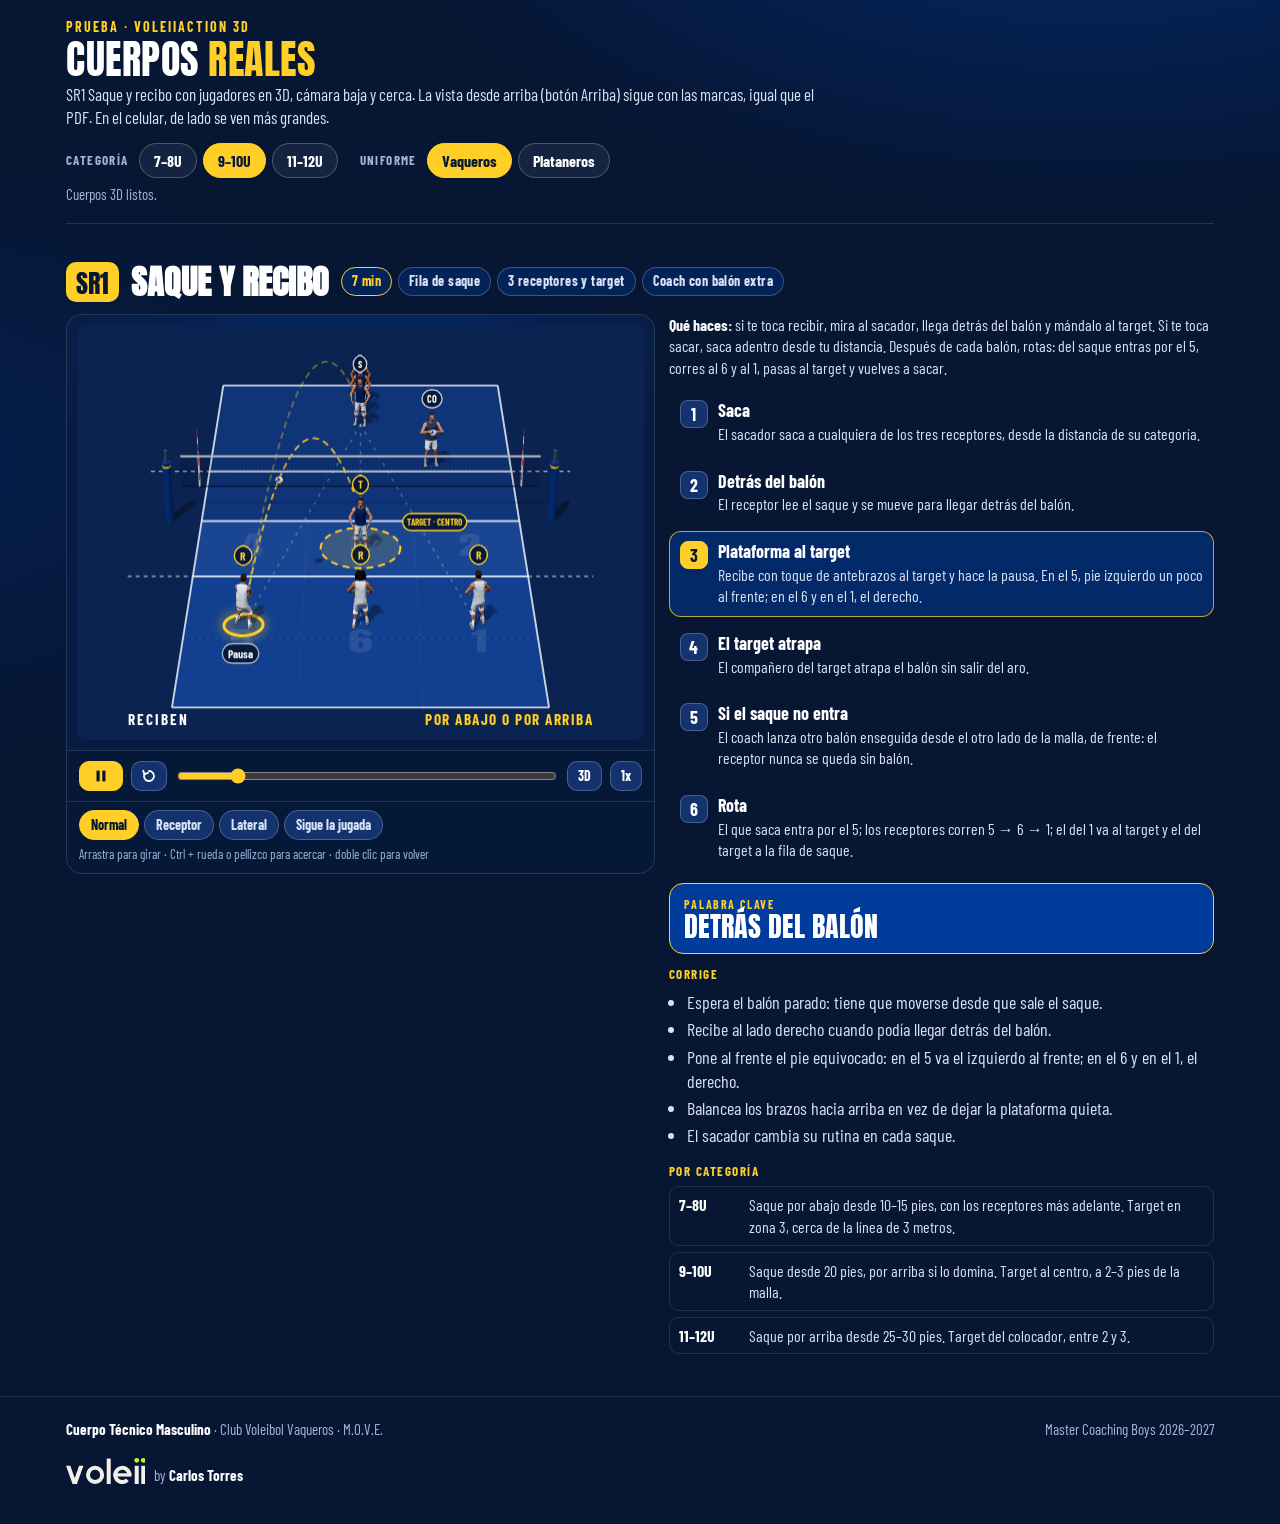
<file: prueba3d.html>
<!doctype html>
<html lang="es">
<head>
<meta charset="utf-8">
<meta name="viewport" content="width=device-width, initial-scale=1">
<meta name="robots" content="noindex">
<title>Prueba 3D · Master Coaching Boys</title>
<link rel="preconnect" href="https://fonts.googleapis.com">
<link rel="preconnect" href="https://fonts.gstatic.com" crossorigin>
<link href="https://fonts.googleapis.com/css2?family=Anton&family=Barlow+Condensed:wght@400;500;600;700&display=swap" rel="stylesheet">
<link rel="stylesheet" href="engine/voleii-drills.css">
<style>.dia canvas.action{display:block;width:100%;max-height:78vh;border-radius:10px}</style>
<style>
:root{
  --navy:#061633;
  --navy2:#0B2350;
  --navy3:#14336E;
  --blue:#013C9D;
  --gold:#FFCF28;
  --white:#FFFFFF;
  --muted:#A3B5DA;
  --soft:#D8E2F5;
  --line:rgba(255,255,255,.12);
  --line2:rgba(255,255,255,.22);
  --radius:16px;
}
*{box-sizing:border-box}
html{-webkit-text-size-adjust:100%}
body{
  margin:0;
  background:var(--navy);
  background-image:radial-gradient(1200px 600px at 85% -10%, rgba(1,60,157,.55), transparent 60%),
                   radial-gradient(900px 500px at -10% 30%, rgba(1,60,157,.25), transparent 60%);
  color:var(--white);
  font-family:"Barlow Condensed", "Arial Narrow", Arial, sans-serif;
  font-size:18px;
  line-height:1.35;
}
a{color:var(--gold)}
.wrap{max-width:1180px;margin:0 auto;padding:0 16px}

/* ---------- Encabezado ---------- */
.hero{position:relative;overflow:hidden;padding:22px 0 26px;border-bottom:1px solid var(--line)}
.hero:before{
  content:"";position:absolute;right:-160px;top:-80px;width:560px;height:560px;display:none;
  background:linear-gradient(135deg, rgba(255,207,40,0) 0 40%, rgba(255,207,40,.07) 40% 50%, rgba(255,255,255,0) 50%);
  transform:rotate(8deg);pointer-events:none
}
@media (min-width:820px){.hero:before{display:block}}
.logos{display:flex;align-items:center;justify-content:space-between;gap:16px}
.logos img.vaq{height:64px;width:auto;display:block}
.logos img.move{height:42px;width:auto;display:block;opacity:.95}
.hero-grid{display:grid;grid-template-columns:1fr;gap:18px;margin-top:14px}
h1{font-family:Anton, Impact, sans-serif;font-weight:400;text-transform:uppercase;line-height:.9;margin:0;font-size:58px;letter-spacing:.5px}
h1 .g{color:var(--gold)}
.season{display:inline-block;margin-top:8px;font-weight:700;letter-spacing:1.5px;text-transform:uppercase;color:var(--soft);font-size:16px}
.season b{color:var(--gold)}
.meta{display:grid;grid-template-columns:1fr 1fr;gap:8px;align-content:end}
.meta .m{display:flex;gap:10px;align-items:flex-start;background:rgba(11,35,80,.75);border:1px solid var(--line);border-radius:12px;padding:10px 12px}
.meta .m svg{flex:0 0 auto;margin-top:2px}
.meta .k{display:block;font-size:12px;letter-spacing:1.6px;text-transform:uppercase;color:var(--gold);font-weight:700}
.meta .v{display:block;font-weight:600;font-size:16px;line-height:1.2}
@media (min-width:820px){.meta .v{font-size:17px}}
@media (min-width:820px){
  .hero{padding:28px 0 34px}
  .logos img.vaq{height:84px}
  .logos img.move{height:54px}
  .hero-grid{grid-template-columns:1.1fr 1fr;align-items:end;margin-top:18px}
  h1{font-size:96px}
  .meta{grid-template-columns:1fr 1fr}
}

/* ---------- Barra fija ---------- */
.bar{position:sticky;top:0;z-index:20;background:rgba(6,22,51,.88);-webkit-backdrop-filter:blur(10px);backdrop-filter:blur(10px);border-bottom:1px solid var(--line)}
.bar .wrap{display:flex;flex-wrap:wrap;gap:8px 18px;align-items:center;justify-content:space-between;padding-top:10px;padding-bottom:10px}
.ctl{display:flex;align-items:center;gap:8px}
.ctl .lbl{font-size:12px;letter-spacing:1.4px;text-transform:uppercase;color:var(--muted);font-weight:700}
.seg{display:inline-flex;background:var(--navy2);border:1px solid var(--line2);border-radius:999px;padding:3px}
.seg button{font:inherit;font-weight:700;font-size:15px;color:var(--soft);background:transparent;border:0;border-radius:999px;padding:6px 12px;cursor:pointer;white-space:nowrap}
.seg button[aria-pressed="true"]{background:var(--gold);color:var(--navy)}
.seg button:focus-visible{outline:2px solid var(--gold);outline-offset:2px}
@media (max-width:600px){
  .bar .wrap{flex-wrap:nowrap;gap:8px;padding-top:8px;padding-bottom:8px}
  .ctl .lbl,.seg .long{display:none}
  .seg button{font-size:14px;padding:6px 9px}
}

/* ---------- Navegación de estaciones ---------- */
.nav{display:flex;gap:8px;overflow-x:auto;padding:16px 0 4px;scrollbar-width:none}
.nav::-webkit-scrollbar{display:none}
.nav span{flex:0 0 auto;font-weight:700;font-size:15px;letter-spacing:.5px;text-transform:uppercase;padding:8px 14px;border-radius:10px;border:1px solid var(--line);color:var(--muted);background:rgba(11,35,80,.5)}
.nav span.on{background:var(--blue);border-color:var(--gold);color:var(--white)}
.nav span.off{opacity:.55}
.nav span small{display:block;font-size:11px;letter-spacing:1px;color:var(--gold);font-weight:600}
.nav span.off small{color:var(--muted)}

/* ---------- Estación ---------- */
.station{padding:18px 0 8px}
.st-head{display:flex;flex-wrap:wrap;align-items:flex-end;justify-content:space-between;gap:12px}
.st-kicker{font-size:14px;letter-spacing:2px;text-transform:uppercase;color:var(--gold);font-weight:700}
.st-title{font-family:Anton, Impact, 'Arial Narrow', sans-serif;font-size:64px;line-height:.95;text-transform:uppercase;margin:2px 0 0;overflow-wrap:anywhere;max-width:100%}
.st-sub{color:var(--soft);font-weight:600;font-size:18px}
@media (min-width:820px){.st-title{font-size:86px}}

.card{background:linear-gradient(180deg, rgba(11,35,80,.92), rgba(9,29,66,.92));border:1px solid var(--line);border-radius:var(--radius);padding:16px}
.card h3{font-family:Anton, Impact, sans-serif;font-weight:400;text-transform:uppercase;letter-spacing:.5px;font-size:22px;margin:0 0 10px}
.card h3 .g{color:var(--gold)}
.grid2{display:grid;grid-template-columns:1fr;gap:14px;margin-top:16px}
@media (min-width:900px){.grid2{grid-template-columns:1.25fr 1fr}}

/* Barra de minutos */
.mins{display:flex;height:54px;border-radius:12px;overflow:hidden;border:1px solid var(--line2)}
.mins div{display:flex;flex-direction:column;justify-content:center;align-items:center;min-width:0;padding:0 2px;border-right:1px solid rgba(6,22,51,.6);text-align:center}
.mins div:last-child{border-right:0}
.mins b{font-size:15px;line-height:1;white-space:nowrap}
.mins i{font-style:normal;font-size:12px;opacity:.85;white-space:nowrap}
.mins .ex{background:#2A4C8F;color:var(--white)}
.mins .d1{background:#FFCF28;color:var(--navy)}
.mins .d2{background:#FFDB5C;color:var(--navy)}
.mins .d3{background:#FFCF28;color:var(--navy)}
.mins .d4{background:#FFDB5C;color:var(--navy)}
.mins .ag{background:repeating-linear-gradient(135deg, #18356F 0 6px, #102A5C 6px 12px);color:var(--soft)}
.mins-legend{display:flex;justify-content:space-between;color:var(--muted);font-size:14px;margin-top:6px}

/* Equipos */
.teams{display:grid;grid-template-columns:1fr 1fr;gap:12px}
.teams h4{margin:0 0 6px;font-size:13px;letter-spacing:1.5px;text-transform:uppercase;color:var(--gold)}
.teams ol{list-style:none;margin:0;padding:0}
.teams li{display:flex;justify-content:space-between;gap:8px;padding:6px 8px;border-radius:8px;font-weight:600}
.teams li span{color:var(--muted);font-weight:500}
.teams li.on{background:rgba(1,60,157,.6);box-shadow:inset 3px 0 0 var(--gold)}
.teams li.on span{color:var(--soft)}

/* Puntos clave */
.keys{list-style:none;margin:0;padding:0;display:grid;gap:8px}
.keys li{display:flex;gap:10px;align-items:flex-start}
.keys li .n{flex:0 0 26px;height:26px;border-radius:50%;background:var(--blue);border:1px solid var(--gold);display:flex;align-items:center;justify-content:center;font-weight:700;font-size:14px}
.src{margin-top:10px;font-size:13px;color:var(--muted)}
.bring{display:grid;grid-template-columns:1fr 1fr;gap:8px;list-style:none;margin:0;padding:0}
.bring li{background:rgba(1,60,157,.35);border:1px solid var(--line);border-radius:10px;padding:8px 10px;font-weight:600}

/* ---------- Drills ---------- */
.drill{margin-top:22px;scroll-margin-top:70px}
.d-head{display:flex;flex-wrap:wrap;align-items:center;gap:10px 12px;margin-bottom:12px}
.code{font-family:Anton, Impact, sans-serif;font-size:26px;line-height:1;background:var(--gold);color:var(--navy);border-radius:10px;padding:8px 10px 6px}
.d-name{font-family:Anton, Impact, sans-serif;font-size:34px;line-height:1;text-transform:uppercase;margin:0}
.chips{display:flex;flex-wrap:wrap;gap:6px}
.chip{font-size:14px;font-weight:700;letter-spacing:.4px;padding:4px 10px;border-radius:999px;border:1px solid var(--line2);color:var(--soft);background:rgba(1,60,157,.35)}
.chip.t{border-color:var(--gold);color:var(--gold)}
.d-grid{display:grid;grid-template-columns:1fr;gap:14px}
@media (min-width:900px){.d-grid{grid-template-columns:minmax(0,1.08fr) minmax(0,1fr);align-items:start}}

.dia{background:#071C42;border:1px solid var(--line);border-radius:var(--radius);overflow:hidden}
.dia .stage{padding:10px;display:flex;justify-content:center;background:radial-gradient(500px 300px at 50% 0%, rgba(1,60,157,.35), transparent 70%)}
.dia svg.main{display:block;width:100%;height:auto;max-height:78vh}
.dia .ctrls{display:flex;align-items:center;gap:8px;padding:10px 12px;border-top:1px solid var(--line);background:rgba(6,22,51,.6)}
.btn{font:inherit;font-weight:700;font-size:14px;display:inline-flex;align-items:center;gap:6px;color:var(--white);background:var(--navy3);border:1px solid var(--line2);border-radius:10px;padding:7px 10px;cursor:pointer;line-height:1}
.btn:hover{border-color:var(--gold)}
.btn:focus-visible{outline:2px solid var(--gold);outline-offset:2px}
.btn.play{background:var(--gold);color:var(--navy);border-color:var(--gold);min-width:44px;justify-content:center}
.dia input[type=range]{flex:1;min-width:60px;accent-color:#FFCF28}
.legend{display:flex;flex-wrap:wrap;gap:6px 14px;padding:10px 12px;border-top:1px solid var(--line);font-size:14px;color:var(--soft)}
.legend span{display:inline-flex;align-items:center;gap:6px}
.lg-dot{width:14px;height:14px;border-radius:50%;display:inline-block}
.lg-p{background:var(--gold);border:2px solid var(--navy)}
.lg-c{background:#fff;border:2px solid var(--navy)}
.lg-t{background:transparent;border:2px dashed var(--gold)}
.lg-l{width:22px;height:0;border-top:2px dashed var(--gold);display:inline-block}
.lg-pl{width:16px;height:5px;background:#fff;border-radius:2px;display:inline-block;box-shadow:0 0 0 1px var(--navy)}
.inset{border-top:1px solid var(--line);padding:8px 12px 12px;background:rgba(6,22,51,.45)}
.inset .k{font-size:12px;letter-spacing:1.4px;text-transform:uppercase;color:var(--gold);font-weight:700}
.inset svg{display:block;width:100%;height:auto;max-width:420px;margin:0 auto}

.info{display:grid;gap:12px}
.steps{list-style:none;margin:0;padding:0;display:grid;gap:6px}
.steps li{display:flex;gap:10px;padding:9px 10px;border-radius:12px;border:1px solid transparent;cursor:pointer;transition:background .2s, border-color .2s}
.steps li:hover{background:rgba(255,255,255,.04)}
.steps li .n{flex:0 0 28px;height:28px;border-radius:8px;background:var(--navy3);border:1px solid var(--line2);display:flex;align-items:center;justify-content:center;font-weight:700}
.steps li b{display:block;font-size:18px;line-height:1.15}
.steps li p{margin:2px 0 0;color:var(--soft);font-size:16px}
.steps li.on{background:rgba(1,60,157,.5);border-color:rgba(255,207,40,.75)}
.steps li.on .n{background:var(--gold);color:var(--navy);border-color:var(--gold)}
.cue{display:flex;align-items:center;gap:12px;background:var(--blue);border:1px solid var(--gold);border-radius:14px;padding:12px 14px}
.cue .k{font-size:12px;letter-spacing:1.6px;text-transform:uppercase;color:var(--gold);font-weight:700}
.cue .w{font-family:Anton, Impact, sans-serif;font-size:28px;line-height:1.05;text-transform:uppercase}
.box h5{margin:0 0 6px;font-size:13px;letter-spacing:1.5px;text-transform:uppercase;color:var(--gold)}
.box ul{margin:0;padding-left:18px;color:var(--soft)}
.box ul li{margin:3px 0}
.ages{display:grid;gap:6px}
.ages div{display:grid;grid-template-columns:62px 1fr;gap:8px;padding:7px 9px;border-radius:10px;border:1px solid var(--line);color:var(--soft);font-size:16px}
.ages div b{color:var(--white)}
.ages div.on{border-color:var(--gold);background:rgba(1,60,157,.5);color:var(--white)}
.ages div.on b{color:var(--gold)}
.org{color:var(--soft);font-size:16px;margin:0}
.org b{color:var(--white)}

body[data-view="players"] .coach-only{display:none !important}
body[data-view="coach"] .player-only{display:none !important}

footer{margin-top:34px;border-top:1px solid var(--line);padding:22px 0 40px;color:var(--muted);font-size:15px}
footer .wrap{display:flex;flex-wrap:wrap;justify-content:space-between;gap:10px}
footer b{color:var(--white)}
.sample{display:inline-block;margin-top:6px;font-size:13px;letter-spacing:1px;text-transform:uppercase;color:var(--gold);border:1px solid rgba(255,207,40,.5);border-radius:999px;padding:3px 10px}
@media (prefers-reduced-motion: reduce){ .steps li{transition:none} }

/* ---------- Páginas y navegación ---------- */
.page{display:none;padding-top:16px}
.page.on{display:block}
.nav a{flex:0 0 auto;font-weight:700;font-size:15px;letter-spacing:.5px;text-transform:uppercase;padding:8px 14px;border-radius:10px;border:1px solid var(--line);color:var(--soft);background:rgba(11,35,80,.6);text-decoration:none}
.nav a small{display:block;font-size:11px;letter-spacing:1px;color:var(--gold);font-weight:600}
.nav a:hover{border-color:var(--line2)}
.nav a.on{background:var(--blue);border-color:var(--gold);color:var(--white)}
.nav a:focus-visible{outline:2px solid var(--gold);outline-offset:2px}

/* ---------- Visibilidad por categoría ---------- */
[data-agev]{display:none}
body[data-age="7-8"] [data-agev~="7-8"],
body[data-age="9-10"] [data-agev~="9-10"],
body[data-age="11-12"] [data-agev~="11-12"]{display:revert}
.steps li[data-agev]{display:none}
body[data-age="9-10"] .steps li[data-agev~="9-10"]{display:flex}body[data-age="7-8"] .steps li[data-agev~="7-8"],body[data-age="11-12"] .steps li[data-agev~="11-12"]{display:flex}
.steps li.nophase{cursor:default}
.steps li.nophase:hover{background:none}
.cue{flex-wrap:wrap}
.cue > div + div{padding-left:14px;border-left:1px solid rgba(255,207,40,.55)}
@media (max-width:600px){ .cue > div + div{flex-basis:100%;padding-left:0;border-left:0;padding-top:10px;border-top:1px solid rgba(255,207,40,.55)} }
footer .credit{flex-basis:100%;display:flex;align-items:flex-end;gap:9px;margin-top:8px;line-height:1}
footer .credit svg{height:26px;width:auto;display:block}
footer .credit span{padding-bottom:1px}
.na{display:none;align-items:center;gap:12px;border:1px dashed var(--line2);border-radius:var(--radius);padding:14px 16px;color:var(--soft);background:rgba(11,35,80,.5)}
.na b{color:var(--gold)}
body[data-age="7-8"] .drill[data-ages]:not([data-ages~="7-8"]) .d-grid,
body[data-age="9-10"] .drill[data-ages]:not([data-ages~="9-10"]) .d-grid,
body[data-age="11-12"] .drill[data-ages]:not([data-ages~="11-12"]) .d-grid{display:none}
body[data-age="7-8"] .drill[data-ages]:not([data-ages~="7-8"]) .na,
body[data-age="9-10"] .drill[data-ages]:not([data-ages~="9-10"]) .na,
body[data-age="11-12"] .drill[data-ages]:not([data-ages~="11-12"]) .na{display:flex}
body[data-age="7-8"] .drill[data-ages]:not([data-ages~="7-8"]) .d-head,
body[data-age="9-10"] .drill[data-ages]:not([data-ages~="9-10"]) .d-head,
body[data-age="11-12"] .drill[data-ages]:not([data-ages~="11-12"]) .d-head{opacity:.5}

/* ---------- Vista lateral del ataque ---------- */
.inset svg.side{max-width:460px}

/* ---------- Horario ---------- */
.tl{display:flex;height:46px;border-radius:12px;overflow:hidden;border:1px solid var(--line2);margin-top:4px}
.tl div{display:flex;align-items:center;justify-content:center;min-width:0;font-weight:700;font-size:13px;white-space:nowrap;overflow:hidden;border-right:1px solid rgba(6,22,51,.55)}
.tl div:last-child{border-right:0}
.tl .wb{background:#2A4C8F}
.tl .st{background:var(--gold);color:var(--navy)}
.tl .st2{background:#FFDB5C;color:var(--navy)}
.tl .ag{background:repeating-linear-gradient(135deg, #18356F 0 6px, #102A5C 6px 12px)}
.tl .ci{background:#2A4C8F}
.tl-times{display:flex;justify-content:space-between;color:var(--muted);font-size:13px;margin-top:4px}
.tl-name{font-size:13px;letter-spacing:1.5px;text-transform:uppercase;color:var(--gold);font-weight:700;margin-top:14px}
.tl-name:first-of-type{margin-top:0}
table.sched{width:100%;border-collapse:separate;border-spacing:0;font-size:16px}
table.sched th{text-align:left;font-size:12px;letter-spacing:1.4px;text-transform:uppercase;color:var(--gold);font-weight:700;padding:6px 8px;border-bottom:1px solid var(--line2)}
table.sched td{padding:7px 8px;border-bottom:1px solid var(--line);vertical-align:top}
table.sched td.t{white-space:nowrap;color:var(--soft);font-weight:600}
table.sched td b{color:var(--white)}
table.sched tr.agua td{color:var(--muted);font-size:15px}
.rot{width:100%;border-collapse:separate;border-spacing:4px;table-layout:fixed}
.rot th{font-size:12px;letter-spacing:1px;text-transform:uppercase;color:var(--gold);font-weight:700;text-align:center;padding:4px 2px;line-height:1.15}
.rot th small{display:block;color:var(--soft);font-size:12px;letter-spacing:.5px}
.rot td{text-align:center;padding:9px 2px;border-radius:9px;background:rgba(1,60,157,.28);border:1px solid var(--line);font-weight:700;font-size:15px;line-height:1.1}
.rot td.time{background:transparent;border:0;color:var(--muted);font-weight:600;font-size:14px;width:52px}
.rot td.on{background:var(--gold);color:var(--navy);border-color:var(--gold)}
.rot-wrap{overflow-x:auto}
.cycle{display:block;width:100%;max-width:380px;height:auto;margin:6px auto 0}
.list2{list-style:none;margin:0;padding:0;display:grid;gap:8px}
.list2 li{display:flex;justify-content:space-between;gap:10px;padding:8px 10px;border-radius:10px;background:rgba(1,60,157,.28);border:1px solid var(--line);font-weight:600}
.list2 li span{color:var(--muted);font-weight:500;text-align:right}
.list2 li.on{background:rgba(1,60,157,.6);box-shadow:inset 3px 0 0 var(--gold)}
.list2 li.on span{color:var(--soft)}
.note{color:var(--soft);font-size:16px;margin:0}
.note b{color:var(--white)}
.grid3{display:grid;grid-template-columns:1fr;gap:14px;margin-top:14px}
@media (min-width:900px){.grid3{grid-template-columns:1fr 1fr 1fr}}

/* ---------- Siguiente estación ---------- */
.pager{display:flex;justify-content:space-between;gap:10px;margin-top:28px}
.pager a{flex:1;display:block;text-decoration:none;color:var(--white);border:1px solid var(--line2);border-radius:14px;padding:12px 14px;background:rgba(11,35,80,.7)}
.pager a:hover{border-color:var(--gold)}
.pager a small{display:block;font-size:12px;letter-spacing:1.4px;text-transform:uppercase;color:var(--gold);font-weight:700}
.pager a b{font-family:Anton, Impact, sans-serif;font-weight:400;font-size:22px;text-transform:uppercase}
.pager a.nx{text-align:right}

.card.role.mt{margin-top:14px}
@media (min-width:900px){.keys.two{grid-template-columns:1fr 1fr;column-gap:22px}}

.lg-h{width:18px;height:10px;display:inline-block;background:radial-gradient(circle at 25% 50%, #fff 0 4px, transparent 4.5px), radial-gradient(circle at 75% 50%, #fff 0 4px, transparent 4.5px)}
.lg-fd{width:9px;height:15px;border-radius:50%;background:#FFCF28;display:inline-block;box-shadow:0 0 0 1px #061633}
.lg-fi{width:9px;height:15px;border-radius:50%;background:#FFFFFF;display:inline-block;box-shadow:0 0 0 1px #061633}
.lg-co{background:#061633;border:2px solid #fff}
.lg-tb{background:#D8F04A;border:2px solid var(--navy);width:11px;height:11px}

/* ---------- Sesión 1 / Sesión 2 ---------- */
body[data-ses="1"] .s2-only{display:none !important}
body[data-ses="2"] .s1-only{display:none !important}
.ses{display:grid;grid-template-columns:1fr 1fr;gap:8px;padding-top:16px}
.ses a{display:block;text-decoration:none;color:var(--soft);border:1px solid var(--line2);border-radius:14px;padding:10px 14px;background:rgba(11,35,80,.6);font-family:Anton, Impact, sans-serif;font-size:24px;line-height:1.05;text-transform:uppercase}
.ses a small{display:block;font-family:"Barlow Condensed", "Arial Narrow", Arial, sans-serif;font-size:13px;letter-spacing:1px;color:var(--gold);font-weight:700;margin-top:3px}
.ses a:hover{border-color:var(--gold)}
.ses a.on{background:var(--blue);border-color:var(--gold);color:var(--white)}
.ses a:focus-visible{outline:2px solid var(--gold);outline-offset:2px}
@media (min-width:820px){.ses a{font-size:28px}}
.tl .mv{background:#C6A11F;color:var(--navy)}
</style>
<style>
.p3-top{padding:18px 0 8px;border-bottom:1px solid var(--line)}
.p3-kick{font-weight:700;letter-spacing:2px;text-transform:uppercase;color:var(--gold);font-size:14px}
.p3-top h1{font-size:40px;margin-top:4px}
.p3-sub{color:var(--soft);margin-top:6px;font-size:17px;max-width:760px}
.p3-bar{display:flex;flex-wrap:wrap;gap:10px 22px;align-items:center;margin:14px 0 6px}
.p3-grp{display:flex;align-items:center;gap:6px;flex-wrap:wrap}
.p3-grp > span{font-weight:700;letter-spacing:1.4px;text-transform:uppercase;font-size:13px;color:var(--muted);margin-right:4px}
.p3-btn{font:inherit;font-weight:700;font-size:16px;color:var(--white);background:rgba(255,255,255,.06);border:1px solid var(--line2);border-radius:999px;padding:6px 14px;cursor:pointer}
.p3-btn[aria-pressed="true"]{background:var(--gold);color:var(--navy);border-color:var(--gold)}
.p3-state{font-size:15px;color:var(--muted);margin:2px 0 10px}
.dia.real3d .legend{display:none}
@media (max-width:600px){.dia{margin:0 -16px;border-radius:0;border-left:0;border-right:0}.dia .stage{padding:6px 0}.dia canvas.action{border-radius:0}}
</style>
</head>
<body class="coach">
<div class="wrap">
  <div class="p3-top">
    <div class="p3-kick">Prueba · voleiiaction 3D</div>
    <h1>Cuerpos <span class="g">reales</span></h1>
    <div class="p3-sub">SR1 Saque y recibo con jugadores en 3D, cámara baja y cerca. La vista desde arriba (botón Arriba) sigue con las marcas, igual que el PDF. En el celular, de lado se ven más grandes.</div>
    <div class="p3-bar">
      <div class="p3-grp" role="group" aria-label="Categoría"><span>Categoría</span>
        <button type="button" class="p3-btn" data-age="7-8" aria-pressed="false">7–8U</button>
        <button type="button" class="p3-btn" data-age="9-10" aria-pressed="true">9–10U</button>
        <button type="button" class="p3-btn" data-age="11-12" aria-pressed="false">11–12U</button>
      </div>
      <div class="p3-grp" role="group" aria-label="Uniforme"><span>Uniforme</span>
        <button type="button" class="p3-btn" data-team="vaqueros" aria-pressed="true">Vaqueros</button>
        <button type="button" class="p3-btn" data-team="plataneros" aria-pressed="false">Plataneros</button>
      </div>
    </div>
    <div class="p3-state" id="p3-state">Cargando los cuerpos 3D…</div>
  </div>
  <section class="page station on" style="display:block">
<article class="drill" id="sr1">
      <div class="d-head">
        <span class="code">SR1</span>
        <h3 class="d-name">Saque y recibo</h3>
        <div class="chips"><span class="chip t">7 min</span><span class="chip">Fila de saque</span><span class="chip">3 receptores y target</span><span class="chip">Coach con balón extra</span></div>
      </div>
      <div class="d-grid">
        <div class="dia" data-engine="action" data-scene="sr1">
          <div class="stage"></div>
          <div class="ctrls"></div>
          <div class="legend"><span><i class="lg-dot lg-p"></i>Receptor</span><span><i class="lg-dot lg-c"></i>Sacador</span><span><i class="lg-dot lg-t"></i>Target</span><span><i class="lg-dot lg-co"></i>Coach</span><span><i class="lg-pl"></i>Plataforma</span><span><i class="lg-l"></i>Trayectoria</span></div>
        </div>
        <div class="info">
          <p class="org player-only"><b>Qué haces:</b> si te toca recibir, mira al sacador, llega detrás del balón y mándalo al target. Si te toca sacar, saca adentro desde tu distancia. Después de cada balón, rotas: del saque entras por el 5, corres al 6 y al 1, pasas al target y vuelves a sacar.</p>
          <ol class="steps"><li data-step="0"><span class="n">1</span><div><b>Saca</b><p>El sacador saca a cualquiera de los tres receptores, desde la distancia de su categoría.</p></div></li><li data-step="1"><span class="n">2</span><div><b>Detrás del balón</b><p>El receptor lee el saque y se mueve para llegar detrás del balón.</p></div></li><li data-step="2"><span class="n">3</span><div><b>Plataforma al target</b><p>Recibe con toque de antebrazos al target y hace la pausa. En el 5, pie izquierdo un poco al frente; en el 6 y en el 1, el derecho.</p></div></li><li data-step="3"><span class="n">4</span><div><b>El target atrapa</b><p>El compañero del target atrapa el balón sin salir del aro.</p></div></li><li data-step="4"><span class="n">5</span><div><b>Si el saque no entra</b><p>El coach lanza otro balón enseguida desde el otro lado de la malla, de frente: el receptor nunca se queda sin balón.</p></div></li><li data-step="5"><span class="n">6</span><div><b>Rota</b><p>El que saca entra por el 5; los receptores corren 5 → 6 → 1; el del 1 va al target y el del target a la fila de saque.</p></div></li></ol>
          <div class="cue"><div><div class="k">Palabra clave</div><div class="w">Detrás del balón</div></div></div>
          <div class="box coach-only"><h5>Corrige</h5><ul><li>Espera el balón parado: tiene que moverse desde que sale el saque.</li><li>Recibe al lado derecho cuando podía llegar detrás del balón.</li><li>Pone al frente el pie equivocado: en el 5 va el izquierdo al frente; en el 6 y en el 1, el derecho.</li><li>Balancea los brazos hacia arriba en vez de dejar la plataforma quieta.</li><li>El sacador cambia su rutina en cada saque.</li></ul></div>
          <div class="box coach-only"><h5>Por categoría</h5><div class="ages"><div data-age="7-8"><b>7–8U</b><span>Saque por abajo desde 10–15 pies, con los receptores más adelante. Target en zona 3, cerca de la línea de 3 metros.</span></div><div data-age="9-10"><b>9–10U</b><span>Saque desde 20 pies, por arriba si lo domina. Target al centro, a 2–3 pies de la malla.</span></div><div data-age="11-12"><b>11–12U</b><span>Saque por arriba desde 25–30 pies. Target del colocador, entre 2 y 3.</span></div></div></div>
        </div>
      </div>
    </article>
  </section>
</div>
<footer>
  <div class="wrap">
    <div><b>Cuerpo Técnico Masculino</b> · Club Voleibol Vaqueros · M.O.V.E.</div>
    <div>Master Coaching Boys 2026–2027</div>
    <div class="credit"><svg class="voleii" viewBox="0 -43 436 143" role="img" aria-label="voleii"><polygon points="0,0 24,0 48,68 72,0 96,0 60,100 36,100" fill="#F2EFE8"/><circle cx="160" cy="50" r="39" fill="none" stroke="#F2EFE8" stroke-width="22"/><rect x="224" y="-40" width="22" height="140" fill="#F2EFE8"/><path d="M349 50 A39 39 0 1 0 337.6 77.6" fill="none" stroke="#F2EFE8" stroke-width="22"/><rect x="262" y="41" width="98" height="18" fill="#F2EFE8"/><rect x="378" y="0" width="22" height="100" fill="#F2EFE8"/><rect x="414" y="0" width="22" height="100" fill="#F2EFE8"/><circle cx="389" cy="-30" r="13" fill="#C6F432"/><circle cx="425" cy="-30" r="13" fill="#C6F432"/></svg><span>by <b>Carlos Torres</b></span></div>
  </div>
</footer>
<script src="engine/voleii-action.js"></script>
<script src="escenas-sesion2-action.js"></script>
<script src="engine/three/voleii-three.min.js"></script>
<script src="engine/voleii-action-3d.js"></script>
<script>
(function () {
  try {
    var AC = window.VOLEII && window.VOLEII.Action;
    if (!AC) { return; }
    AC.mount({ age: '9-10', view: 1, figScale: 1.15 });   /* jugadores 15 % más grandes que el tamaño real, para que se vean mejor */
    var st = document.getElementById('p3-state');
    var tries = 0, iv = setInterval(function () {
      tries++;
      var G = AC.GL;
      if (G && G.ready) { st.textContent = 'Cuerpos 3D listos.'; clearInterval(iv); }
      else if (!G || G.failed) { st.textContent = 'Este equipo no pudo mostrar el 3D; se ven las figuras de siempre.'; clearInterval(iv); }
      else if (tries > 120) { clearInterval(iv); }
    }, 250);
    function press(sel, el) { var bs = document.querySelectorAll(sel), i; for (i = 0; i < bs.length; i++) { bs[i].setAttribute('aria-pressed', bs[i] === el ? 'true' : 'false'); } }
    var ages = document.querySelectorAll('.p3-btn[data-age]'), teams = document.querySelectorAll('.p3-btn[data-team]'), i;
    for (i = 0; i < ages.length; i++) {
      ages[i].addEventListener('click', function () {
        try { press('.p3-btn[data-age]', this); AC.setAge(this.getAttribute('data-age')); document.body.setAttribute('data-age', this.getAttribute('data-age')); } catch (err) { console.error(err); }
      });
    }
    for (i = 0; i < teams.length; i++) {
      teams[i].addEventListener('click', function () {
        try { press('.p3-btn[data-team]', this); if (AC.GL && AC.GL.setTeam) { AC.GL.setTeam(this.getAttribute('data-team')); } } catch (err) { console.error(err); }
      });
    }
    document.body.setAttribute('data-age', '9-10');
  } catch (err) { if (window.console) { console.error('prueba3d', err); } }
})();
</script>
</body>
</html>
</file>
<file: engine/voleii-drills.css>
/* =====================================================================
   VOLEII · MOTOR DE DRILLS ANIMADOS · estilos del diagrama
   (c) Carlos Torres · VOLEII. Todos los derechos reservados.
   Variables con los colores de Vaqueros por defecto; la app las redefine
   después de cargar este archivo si el equipo es otro.
   ===================================================================== */
:root{
  --navy:#061633;
  --navy3:#14336E;
  --blue:#013C9D;
  --gold:#FFCF28;
  --white:#FFFFFF;
  --soft:#D8E2F5;
  --line:rgba(255,255,255,.12);
  --line2:rgba(255,255,255,.22);
  --radius:16px;
  --dia-bg:#071C42;
}

/* ---------- Diagrama ---------- */
.dia{background:var(--dia-bg);border:1px solid var(--line);border-radius:var(--radius);overflow:hidden}
.dia .stage{padding:10px;display:flex;justify-content:center;background:radial-gradient(500px 300px at 50% 0%, rgba(1,60,157,.35), transparent 70%)}
.dia svg.main{display:block;width:100%;height:auto;max-height:78vh}
.dia .ctrls{display:flex;align-items:center;gap:8px;padding:10px 12px;border-top:1px solid var(--line);background:rgba(6,22,51,.6)}
.dia .btn{font:inherit;font-weight:700;font-size:14px;display:inline-flex;align-items:center;gap:6px;color:var(--white);background:var(--navy3);border:1px solid var(--line2);border-radius:10px;padding:7px 10px;cursor:pointer;line-height:1}
.dia .btn:hover{border-color:var(--gold)}
.dia .btn:focus-visible{outline:2px solid var(--gold);outline-offset:2px}
.dia .btn.play{background:var(--gold);color:var(--navy);border-color:var(--gold);min-width:44px;justify-content:center}
.dia input[type=range]{flex:1;min-width:60px;accent-color:var(--gold)}

/* ---------- Leyenda ---------- */
.legend{display:flex;flex-wrap:wrap;gap:6px 14px;padding:10px 12px;border-top:1px solid var(--line);font-size:14px;color:var(--soft)}
.legend span{display:inline-flex;align-items:center;gap:6px}
.lg-dot{width:14px;height:14px;border-radius:50%;display:inline-block}
.lg-p{background:var(--gold);border:2px solid var(--navy)}
.lg-c{background:#fff;border:2px solid var(--navy)}
.lg-t{background:transparent;border:2px dashed var(--gold)}
.lg-l{width:22px;height:0;border-top:2px dashed var(--gold);display:inline-block}
.lg-pl{width:16px;height:5px;background:#fff;border-radius:2px;display:inline-block;box-shadow:0 0 0 1px var(--navy)}

/* ---------- Recuadros (vista lateral, postura) ---------- */
.inset{border-top:1px solid var(--line);padding:8px 12px 12px;background:rgba(6,22,51,.45)}
.inset .k{font-size:12px;letter-spacing:1.4px;text-transform:uppercase;color:var(--gold);font-weight:700}
.inset svg{display:block;width:100%;height:auto;max-width:420px;margin:0 auto}
.inset svg.side{max-width:460px}

/* ---------- Pasos (se iluminan con las fases) ---------- */
.steps{list-style:none;margin:0;padding:0;display:grid;gap:6px}
.steps li{display:flex;gap:10px;padding:9px 10px;border-radius:12px;border:1px solid transparent;cursor:pointer;transition:background .2s, border-color .2s}
.steps li:hover{background:rgba(255,255,255,.04)}
.steps li .n{flex:0 0 28px;height:28px;border-radius:8px;background:var(--navy3);border:1px solid var(--line2);display:flex;align-items:center;justify-content:center;font-weight:700}
.steps li b{display:block;font-size:18px;line-height:1.15}
.steps li p{margin:2px 0 0;color:var(--soft);font-size:16px}
.steps li.on{background:rgba(1,60,157,.5);border-color:var(--gold)}
.steps li.on .n{background:var(--gold);color:var(--navy);border-color:var(--gold)}
.steps li.nophase{cursor:default}
.steps li.nophase:hover{background:none}
@media (prefers-reduced-motion: reduce){ .steps li{transition:none} }

/* ---------- Pasos que solo aplican a ciertas categorías ---------- */
.steps li[data-agev]{display:none}
body[data-age="7-8"] .steps li[data-agev~="7-8"],
body[data-age="9-10"] .steps li[data-agev~="9-10"],
body[data-age="11-12"] .steps li[data-agev~="11-12"]{display:flex}
</file>
